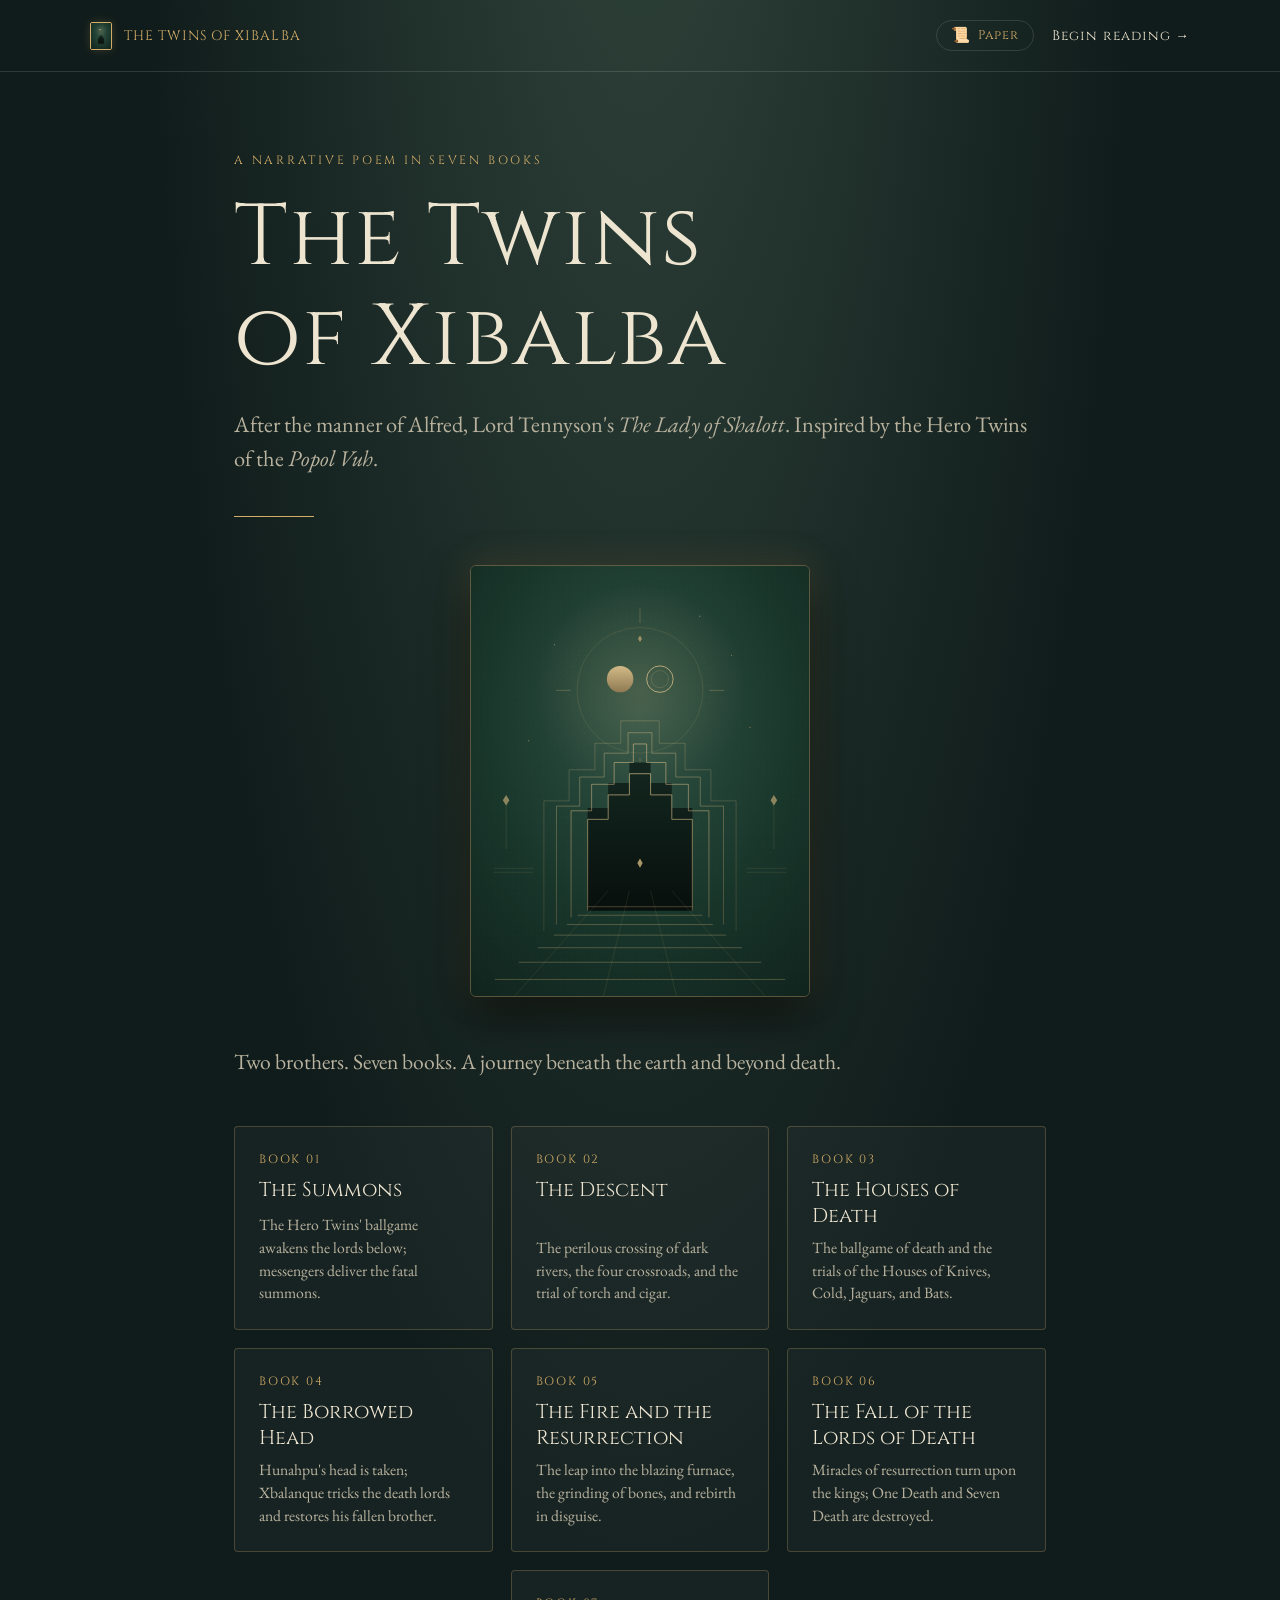
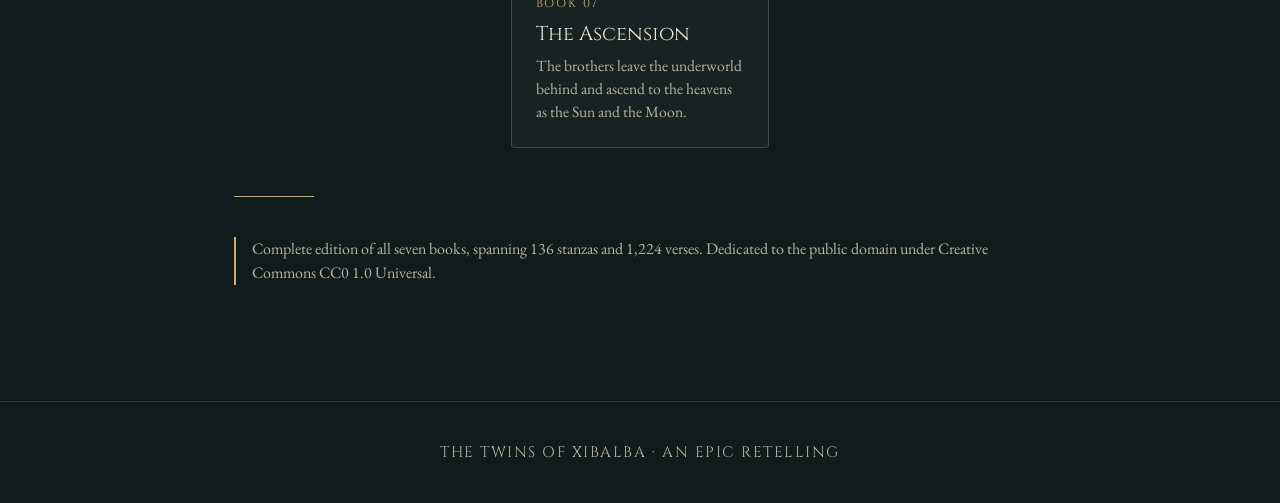
<file: index.html>
<!doctype html>
<html lang="en">
<head>
  <meta charset="utf-8">
  <meta name="viewport" content="width=device-width, initial-scale=1">
  <title>The Twins of Xibalba | An Epic Narrative Poem in Seven Books</title>
  <meta name="description" content="An epic narrative poem in seven books retelling the descent of the Hero Twins Hunahpu and Xbalanque into the Maya underworld of Xibalba.">
  <link rel="icon" type="image/svg+xml" href="gate.svg">
  <link rel="stylesheet" href="style.css">
  <link rel="preconnect" href="https://fonts.googleapis.com">
  <link rel="preconnect" href="https://fonts.gstatic.com" crossorigin>
  <script>
    (function() {
      try {
        if (localStorage.getItem('theme') === 'paper') {
          document.documentElement.setAttribute('data-theme', 'paper');
        }
      } catch(e) {}
    })();
  </script>
</head>
<body>
  <header>
    <a class="brand" href="index.html">
      <img src="gate.svg" alt="" class="brand-icon" width="22" height="28">
      <span>THE TWINS OF XIBALBA</span>
    </a>
    <div class="header-actions">
      <button id="theme-toggle" class="theme-toggle" type="button" aria-label="Toggle paper mode" title="Switch between Night and Paper mode">
        <span class="theme-toggle-icon">📜</span>
        <span class="theme-toggle-label">Paper</span>
      </button>
      <a href="book-1.html" class="header-link">Begin reading →</a>
    </div>
  </header>
  
  <main class="wrap">
    <div class="eyebrow">A narrative poem in seven books</div>
    <h1>The Twins<br>of Xibalba</h1>
    <p class="sub">After the manner of Alfred, Lord Tennyson's <i>The Lady of Shalott</i>. Inspired by the Hero Twins of the <i>Popol Vuh</i>.</p>
    
    <div class="rule"></div>
    
    <div class="hero-art">
      <img src="gate.svg" alt="The Gate to Xibalba" class="gate-art" width="510" height="650" fetchpriority="high">
    </div>
    
    <p class="sub intro-text">Two brothers. Seven books. A journey beneath the earth and beyond death.</p>
    
    <div class="books">
    <a class="book" href="book-1.html">
      <small>BOOK 01</small>
      <h2>The Summons</h2>
      <p class="book-synopsis">The Hero Twins&#x27; ballgame awakens the lords below; messengers deliver the fatal summons.</p>
    </a>
    <a class="book" href="book-2.html">
      <small>BOOK 02</small>
      <h2>The Descent</h2>
      <p class="book-synopsis">The perilous crossing of dark rivers, the four crossroads, and the trial of torch and cigar.</p>
    </a>
    <a class="book" href="book-3.html">
      <small>BOOK 03</small>
      <h2>The Houses of Death</h2>
      <p class="book-synopsis">The ballgame of death and the trials of the Houses of Knives, Cold, Jaguars, and Bats.</p>
    </a>
    <a class="book" href="book-4.html">
      <small>BOOK 04</small>
      <h2>The Borrowed Head</h2>
      <p class="book-synopsis">Hunahpu&#x27;s head is taken; Xbalanque tricks the death lords and restores his fallen brother.</p>
    </a>
    <a class="book" href="book-5.html">
      <small>BOOK 05</small>
      <h2>The Fire and the Resurrection</h2>
      <p class="book-synopsis">The leap into the blazing furnace, the grinding of bones, and rebirth in disguise.</p>
    </a>
    <a class="book" href="book-6.html">
      <small>BOOK 06</small>
      <h2>The Fall of the Lords of Death</h2>
      <p class="book-synopsis">Miracles of resurrection turn upon the kings; One Death and Seven Death are destroyed.</p>
    </a>
    <a class="book" href="book-7.html">
      <small>BOOK 07</small>
      <h2>The Ascension</h2>
      <p class="book-synopsis">The brothers leave the underworld behind and ascend to the heavens as the Sun and the Moon.</p>
    </a>
    </div>
    
    <div class="rule"></div>
    
    <p class="note">Complete edition of all seven books, spanning 136 stanzas and 1,224 verses. Dedicated to the public domain under Creative Commons CC0 1.0 Universal.</p>
  </main>
  
  <footer>THE TWINS OF XIBALBA · AN EPIC RETELLING</footer>
  <script src="script.js"></script>
</body>
</html>
</file>
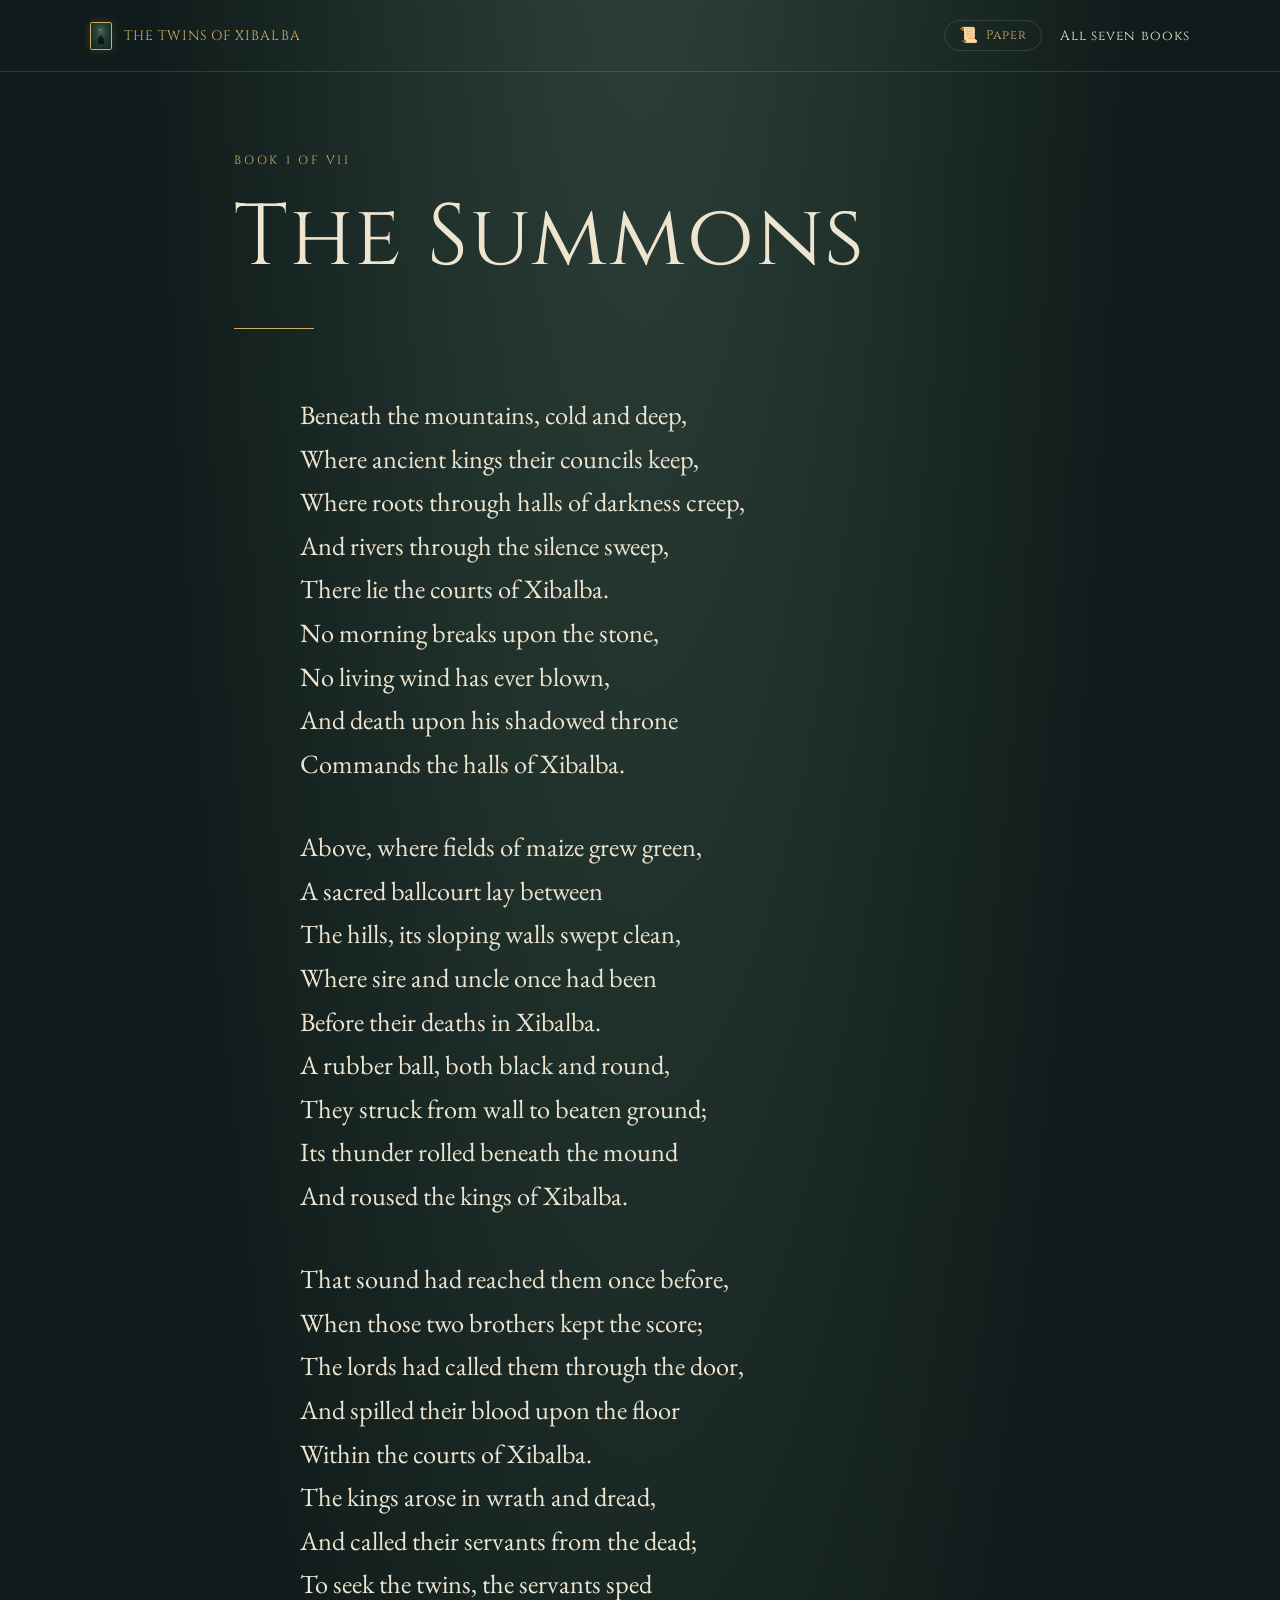
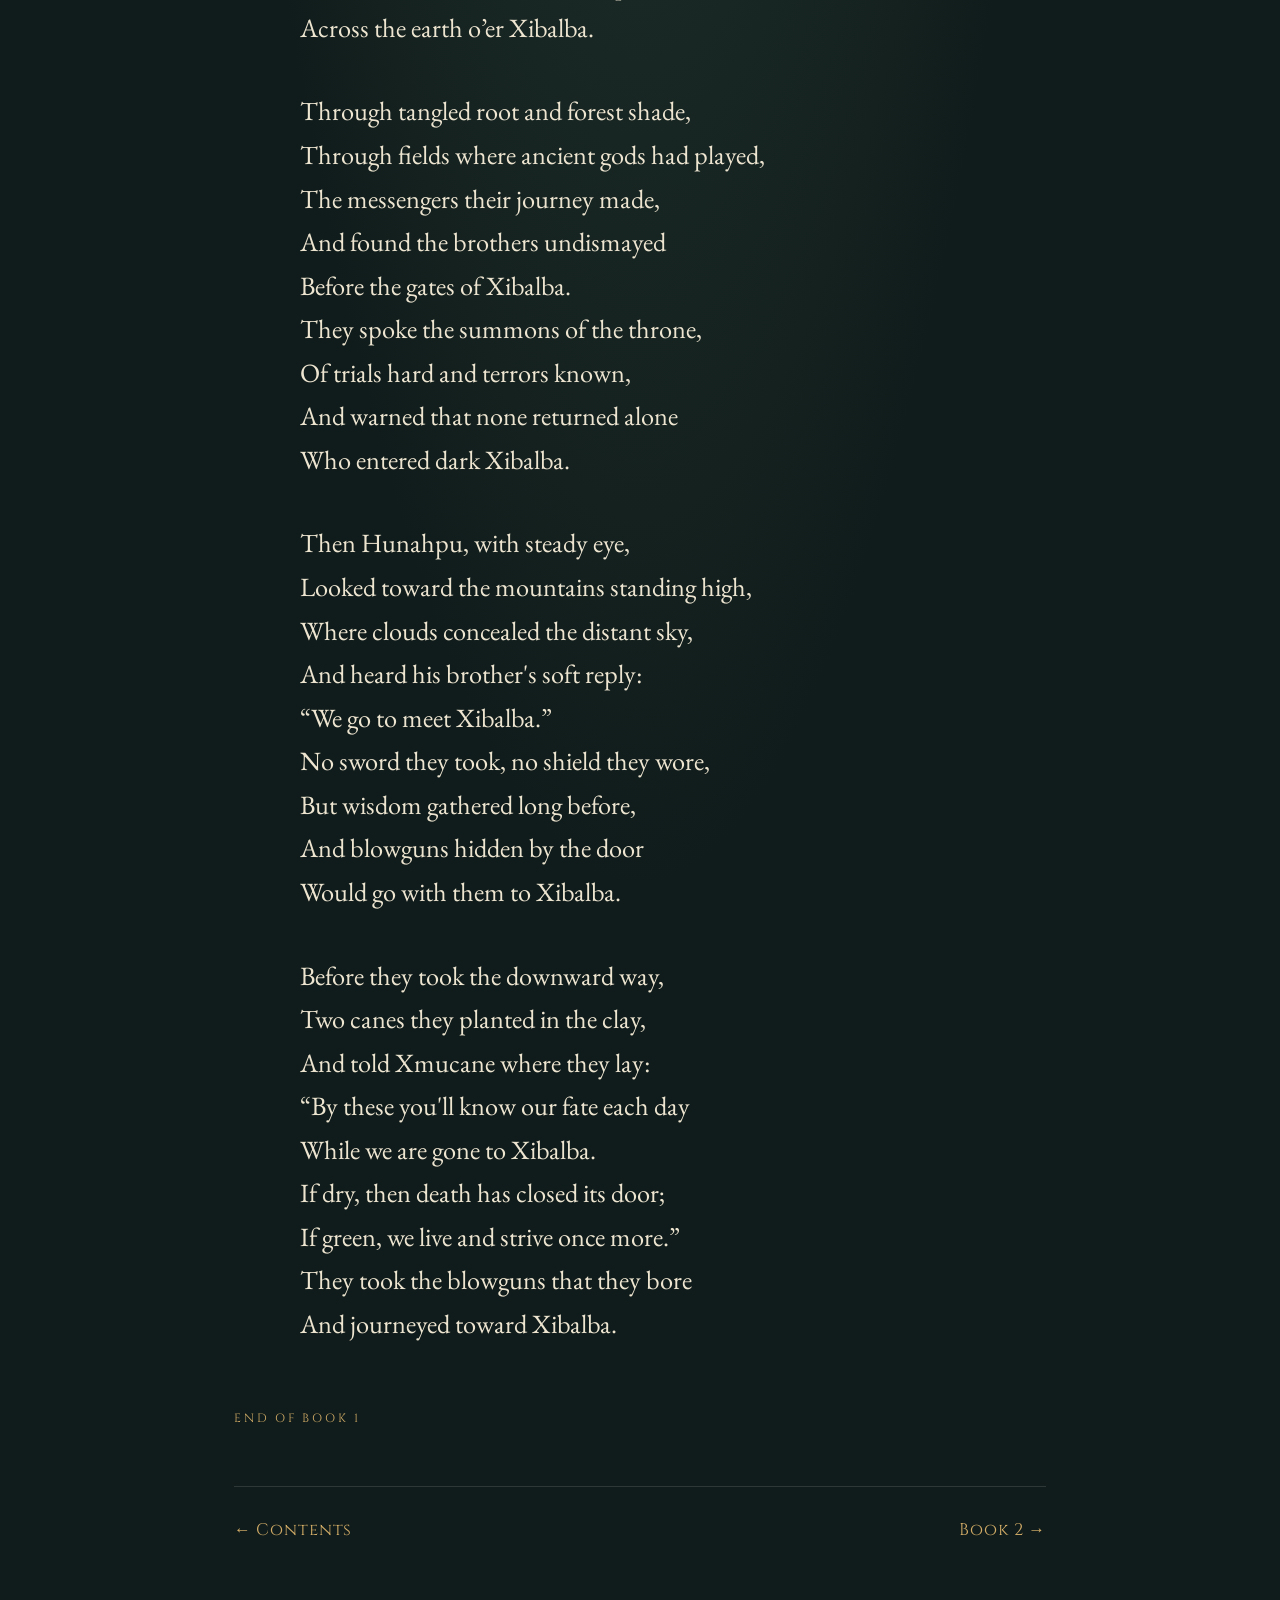
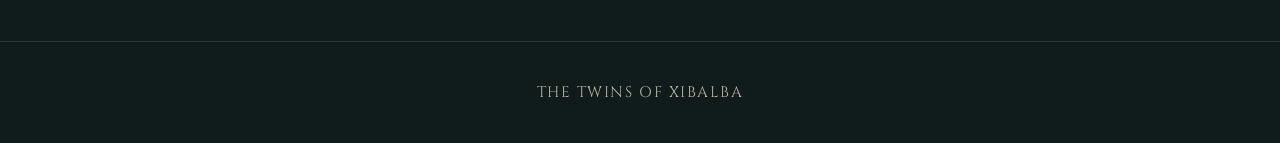
<file: book-1.html>
<!doctype html>
<html lang="en">
<head>
  <meta charset="utf-8">
  <meta name="viewport" content="width=device-width, initial-scale=1">
  <title>Book 1: The Summons | The Twins of Xibalba</title>
  <meta name="description" content="Book I: The Summons of The Twins of Xibalba epic poem.">
  <link rel="icon" type="image/svg+xml" href="gate.svg">
  <link rel="stylesheet" href="style.css">
  <link rel="preconnect" href="https://fonts.googleapis.com">
  <link rel="preconnect" href="https://fonts.gstatic.com" crossorigin>
  <script>
    (function() {
      try {
        if (localStorage.getItem('theme') === 'paper') {
          document.documentElement.setAttribute('data-theme', 'paper');
        }
      } catch(e) {}
    })();
  </script>
</head>
<body>
  <header>
    <a class="brand" href="index.html">
      <img src="gate.svg" alt="" class="brand-icon" width="22" height="28">
      <span>THE TWINS OF XIBALBA</span>
    </a>
    <div class="header-actions">
      <button id="theme-toggle" class="theme-toggle" type="button" aria-label="Toggle paper mode" title="Switch between Night and Paper mode">
        <span class="theme-toggle-icon">📜</span>
        <span class="theme-toggle-label">Paper</span>
      </button>
      <a href="index.html" class="header-link">All seven books</a>
    </div>
  </header>
  
  <main class="wrap">
    <div class="eyebrow">Book 1 of VII</div>
    <h1>The Summons</h1>
    <div class="rule"></div>
    
    <article class="poem">
<p class="stanza">Beneath the mountains, cold and deep,
Where ancient kings their councils keep,
Where roots through halls of darkness creep,
And rivers through the silence sweep,
There lie the courts of Xibalba.
No morning breaks upon the stone,
No living wind has ever blown,
And death upon his shadowed throne
Commands the halls of Xibalba.</p>
<p class="stanza">Above, where fields of maize grew green,
A sacred ballcourt lay between
The hills, its sloping walls swept clean,
Where sire and uncle once had been
Before their deaths in Xibalba.
A rubber ball, both black and round,
They struck from wall to beaten ground;
Its thunder rolled beneath the mound
And roused the kings of Xibalba.</p>
<p class="stanza">That sound had reached them once before,
When those two brothers kept the score;
The lords had called them through the door,
And spilled their blood upon the floor
Within the courts of Xibalba.
The kings arose in wrath and dread,
And called their servants from the dead;
To seek the twins, the servants sped
Across the earth o’er Xibalba.</p>
<p class="stanza">Through tangled root and forest shade,
Through fields where ancient gods had played,
The messengers their journey made,
And found the brothers undismayed
Before the gates of Xibalba.
They spoke the summons of the throne,
Of trials hard and terrors known,
And warned that none returned alone
Who entered dark Xibalba.</p>
<p class="stanza">Then Hunahpu, with steady eye,
Looked toward the mountains standing high,
Where clouds concealed the distant sky,
And heard his brother&#x27;s soft reply:
“We go to meet Xibalba.”
No sword they took, no shield they wore,
But wisdom gathered long before,
And blowguns hidden by the door
Would go with them to Xibalba.</p>
<p class="stanza">Before they took the downward way,
Two canes they planted in the clay,
And told Xmucane where they lay:
“By these you&#x27;ll know our fate each day
While we are gone to Xibalba.
If dry, then death has closed its door;
If green, we live and strive once more.”
They took the blowguns that they bore
And journeyed toward Xibalba.</p>
    </article>
    
    <p class="eyebrow">End of Book 1</p>
    
    <nav class="nav">
      <a href="index.html">← Contents</a>
      <a href="book-2.html">Book 2 →</a>
    </nav>
  </main>
  
  <footer>THE TWINS OF XIBALBA</footer>
  <script src="script.js"></script>
</body>
</html>
</file>
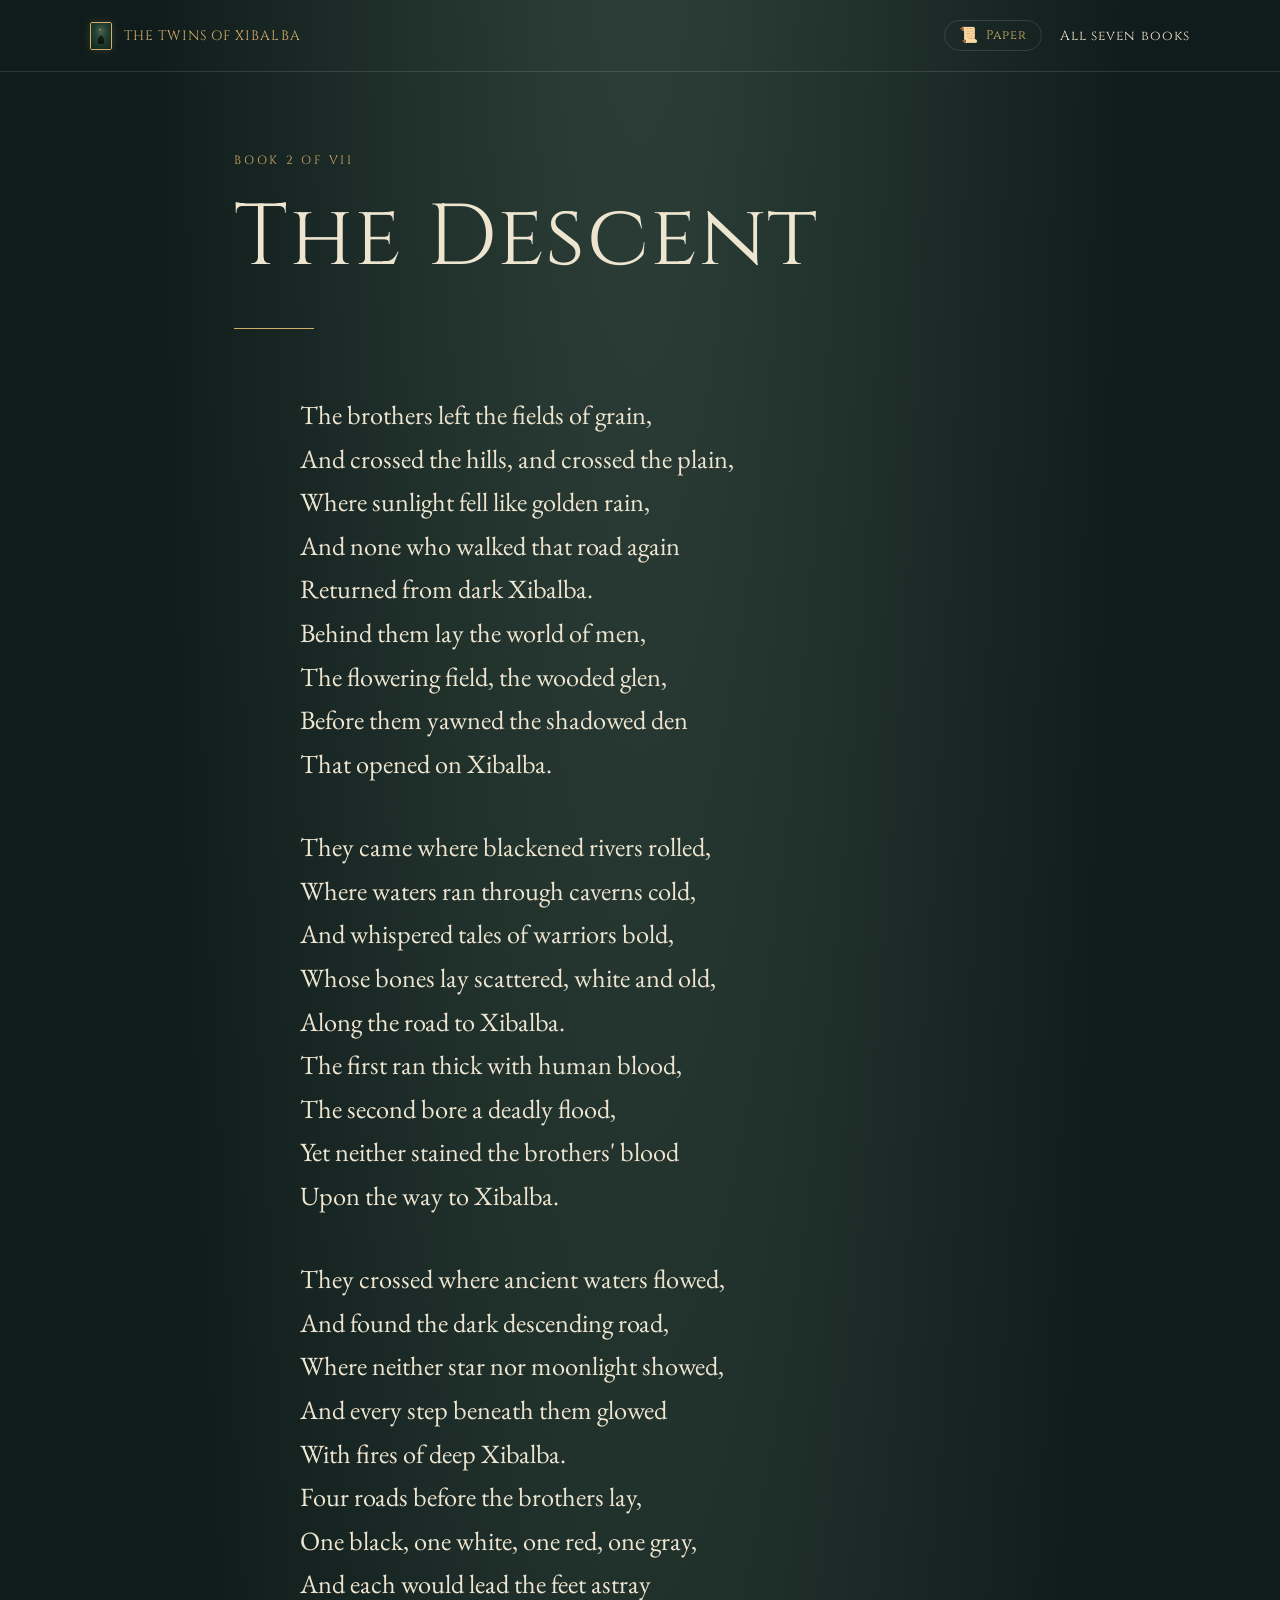
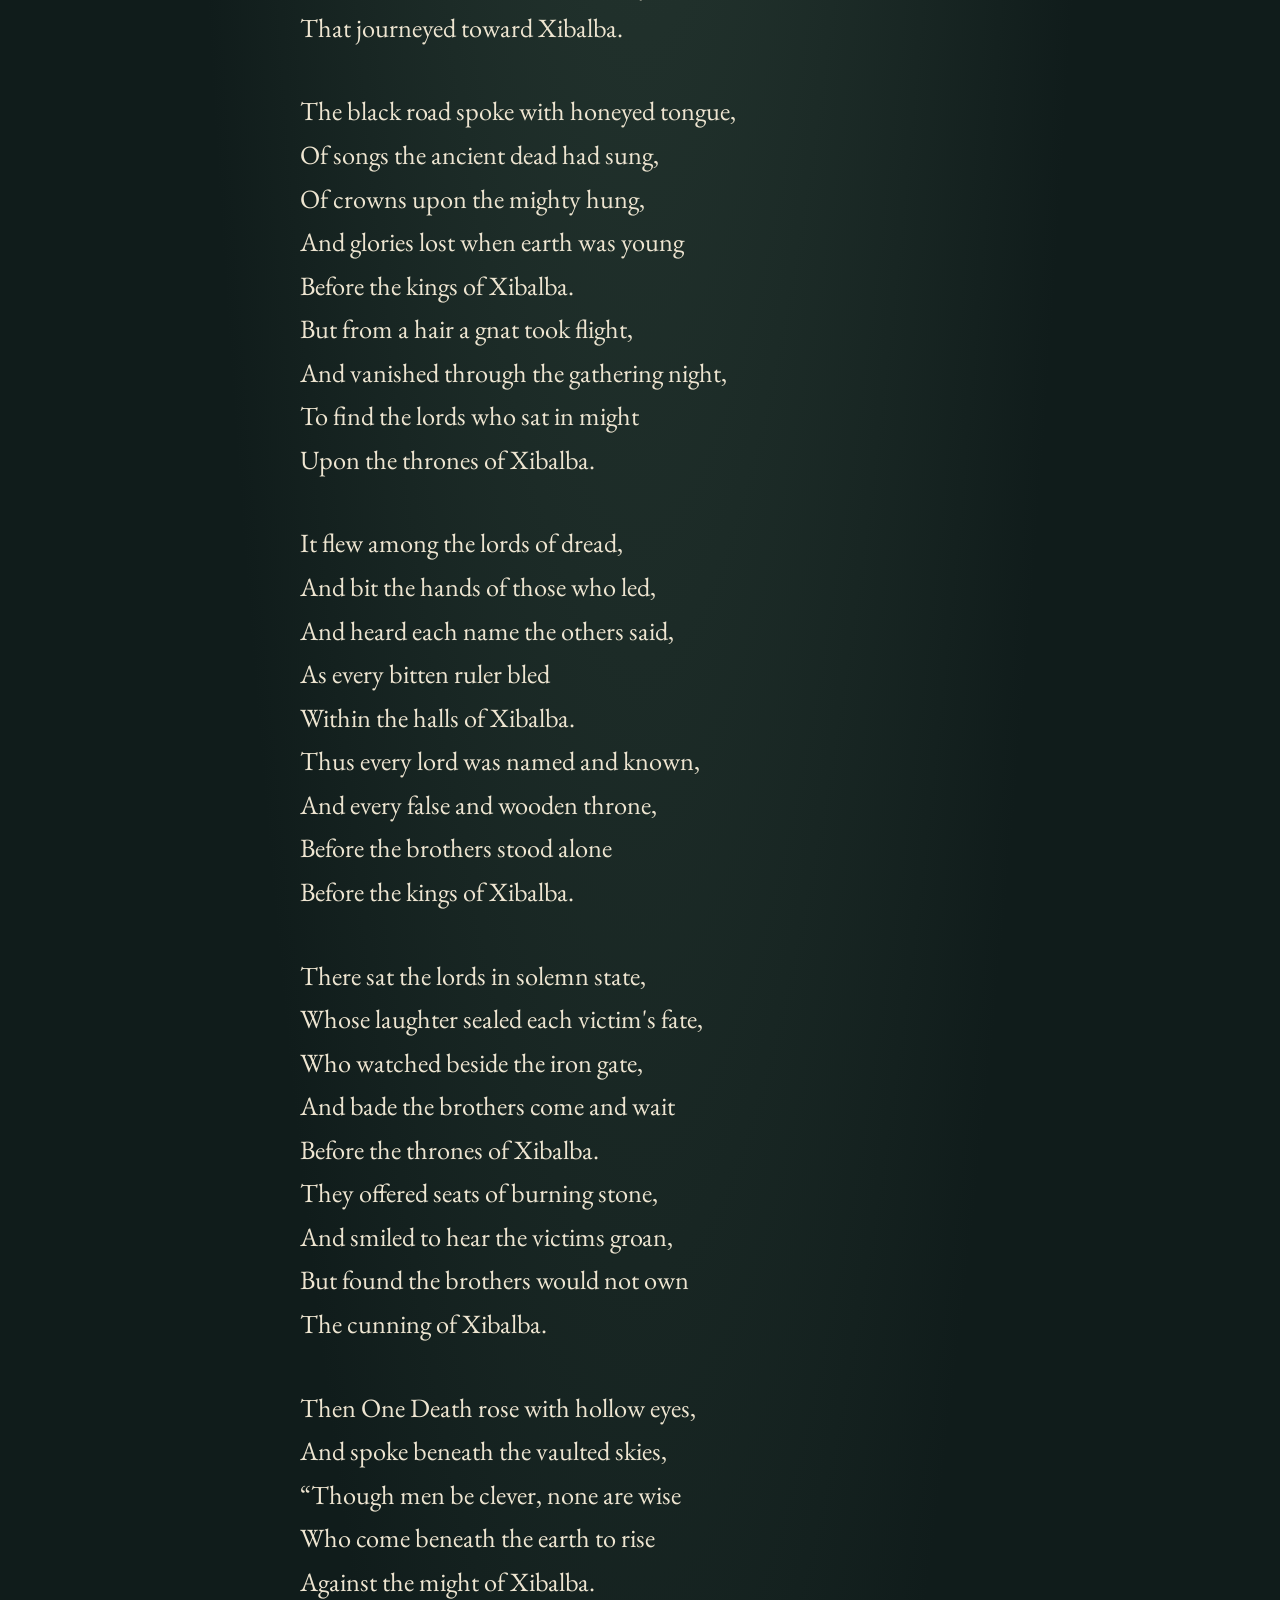
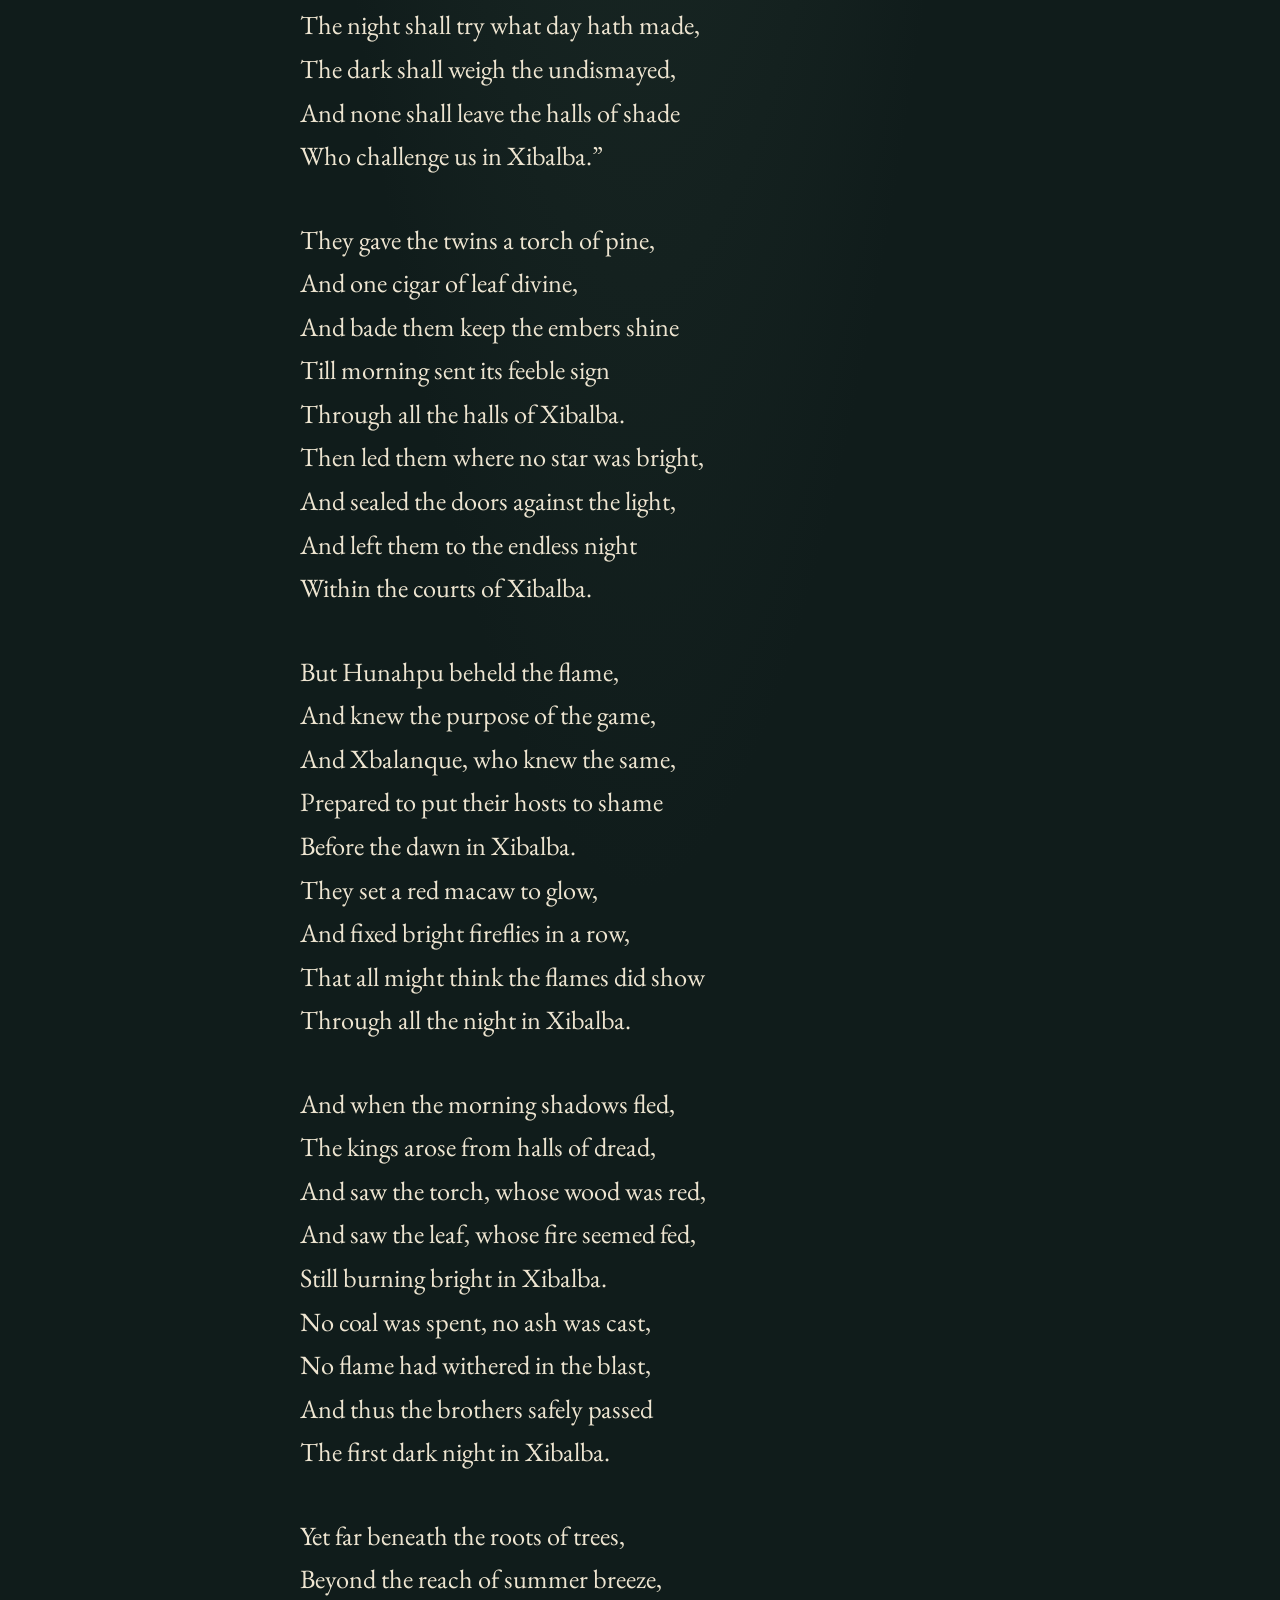
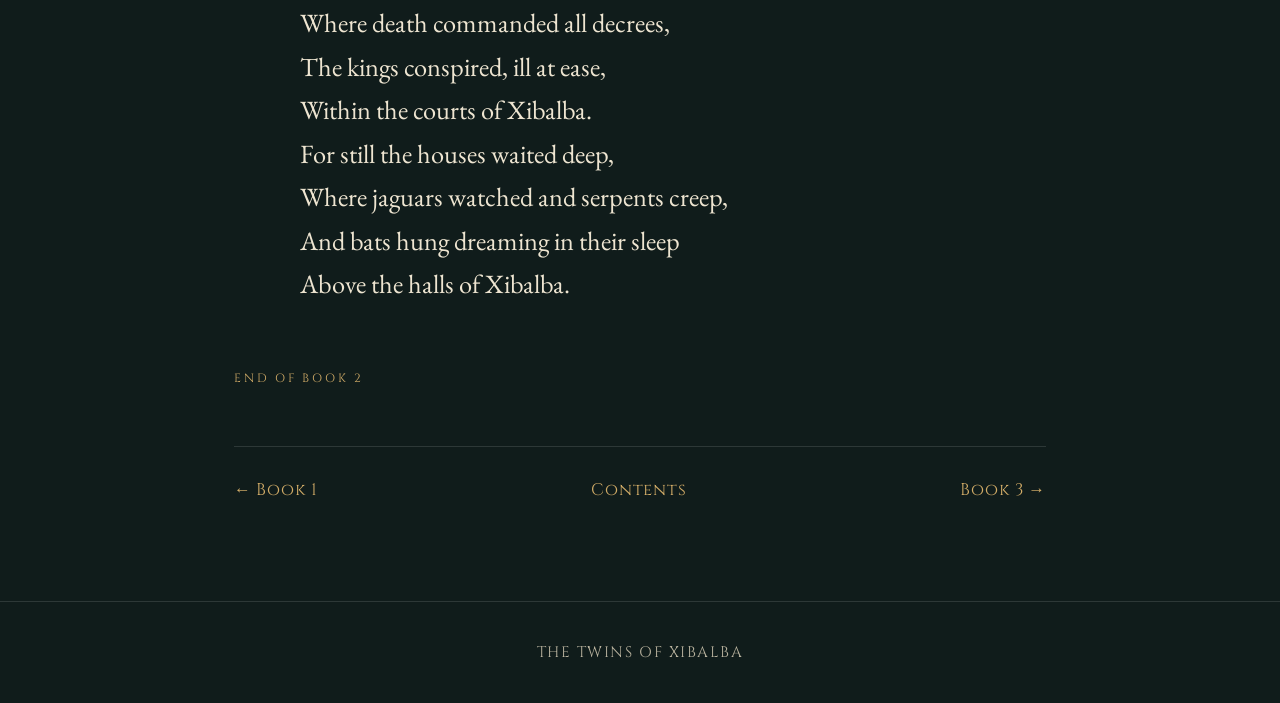
<file: book-2.html>
<!doctype html>
<html lang="en">
<head>
  <meta charset="utf-8">
  <meta name="viewport" content="width=device-width, initial-scale=1">
  <title>Book 2: The Descent | The Twins of Xibalba</title>
  <meta name="description" content="Book II: The Descent of The Twins of Xibalba epic poem.">
  <link rel="icon" type="image/svg+xml" href="gate.svg">
  <link rel="stylesheet" href="style.css">
  <link rel="preconnect" href="https://fonts.googleapis.com">
  <link rel="preconnect" href="https://fonts.gstatic.com" crossorigin>
  <script>
    (function() {
      try {
        if (localStorage.getItem('theme') === 'paper') {
          document.documentElement.setAttribute('data-theme', 'paper');
        }
      } catch(e) {}
    })();
  </script>
</head>
<body>
  <header>
    <a class="brand" href="index.html">
      <img src="gate.svg" alt="" class="brand-icon" width="22" height="28">
      <span>THE TWINS OF XIBALBA</span>
    </a>
    <div class="header-actions">
      <button id="theme-toggle" class="theme-toggle" type="button" aria-label="Toggle paper mode" title="Switch between Night and Paper mode">
        <span class="theme-toggle-icon">📜</span>
        <span class="theme-toggle-label">Paper</span>
      </button>
      <a href="index.html" class="header-link">All seven books</a>
    </div>
  </header>
  
  <main class="wrap">
    <div class="eyebrow">Book 2 of VII</div>
    <h1>The Descent</h1>
    <div class="rule"></div>
    
    <article class="poem">
<p class="stanza">The brothers left the fields of grain,
And crossed the hills, and crossed the plain,
Where sunlight fell like golden rain,
And none who walked that road again
Returned from dark Xibalba.
Behind them lay the world of men,
The flowering field, the wooded glen,
Before them yawned the shadowed den
That opened on Xibalba.</p>
<p class="stanza">They came where blackened rivers rolled,
Where waters ran through caverns cold,
And whispered tales of warriors bold,
Whose bones lay scattered, white and old,
Along the road to Xibalba.
The first ran thick with human blood,
The second bore a deadly flood,
Yet neither stained the brothers&#x27; blood
Upon the way to Xibalba.</p>
<p class="stanza">They crossed where ancient waters flowed,
And found the dark descending road,
Where neither star nor moonlight showed,
And every step beneath them glowed
With fires of deep Xibalba.
Four roads before the brothers lay,
One black, one white, one red, one gray,
And each would lead the feet astray
That journeyed toward Xibalba.</p>
<p class="stanza">The black road spoke with honeyed tongue,
Of songs the ancient dead had sung,
Of crowns upon the mighty hung,
And glories lost when earth was young
Before the kings of Xibalba.
But from a hair a gnat took flight,
And vanished through the gathering night,
To find the lords who sat in might
Upon the thrones of Xibalba.</p>
<p class="stanza">It flew among the lords of dread,
And bit the hands of those who led,
And heard each name the others said,
As every bitten ruler bled
Within the halls of Xibalba.
Thus every lord was named and known,
And every false and wooden throne,
Before the brothers stood alone
Before the kings of Xibalba.</p>
<p class="stanza">There sat the lords in solemn state,
Whose laughter sealed each victim&#x27;s fate,
Who watched beside the iron gate,
And bade the brothers come and wait
Before the thrones of Xibalba.
They offered seats of burning stone,
And smiled to hear the victims groan,
But found the brothers would not own
The cunning of Xibalba.</p>
<p class="stanza">Then One Death rose with hollow eyes,
And spoke beneath the vaulted skies,
“Though men be clever, none are wise
Who come beneath the earth to rise
Against the might of Xibalba.
The night shall try what day hath made,
The dark shall weigh the undismayed,
And none shall leave the halls of shade
Who challenge us in Xibalba.”</p>
<p class="stanza">They gave the twins a torch of pine,
And one cigar of leaf divine,
And bade them keep the embers shine
Till morning sent its feeble sign
Through all the halls of Xibalba.
Then led them where no star was bright,
And sealed the doors against the light,
And left them to the endless night
Within the courts of Xibalba.</p>
<p class="stanza">But Hunahpu beheld the flame,
And knew the purpose of the game,
And Xbalanque, who knew the same,
Prepared to put their hosts to shame
Before the dawn in Xibalba.
They set a red macaw to glow,
And fixed bright fireflies in a row,
That all might think the flames did show
Through all the night in Xibalba.</p>
<p class="stanza">And when the morning shadows fled,
The kings arose from halls of dread,
And saw the torch, whose wood was red,
And saw the leaf, whose fire seemed fed,
Still burning bright in Xibalba.
No coal was spent, no ash was cast,
No flame had withered in the blast,
And thus the brothers safely passed
The first dark night in Xibalba.</p>
<p class="stanza">Yet far beneath the roots of trees,
Beyond the reach of summer breeze,
Where death commanded all decrees,
The kings conspired, ill at ease,
Within the courts of Xibalba.
For still the houses waited deep,
Where jaguars watched and serpents creep,
And bats hung dreaming in their sleep
Above the halls of Xibalba.</p>
    </article>
    
    <p class="eyebrow">End of Book 2</p>
    
    <nav class="nav">
      <a href="book-1.html">← Book 1</a>
      <a href="index.html">Contents</a>
      <a href="book-3.html">Book 3 →</a>
    </nav>
  </main>
  
  <footer>THE TWINS OF XIBALBA</footer>
  <script src="script.js"></script>
</body>
</html>
</file>
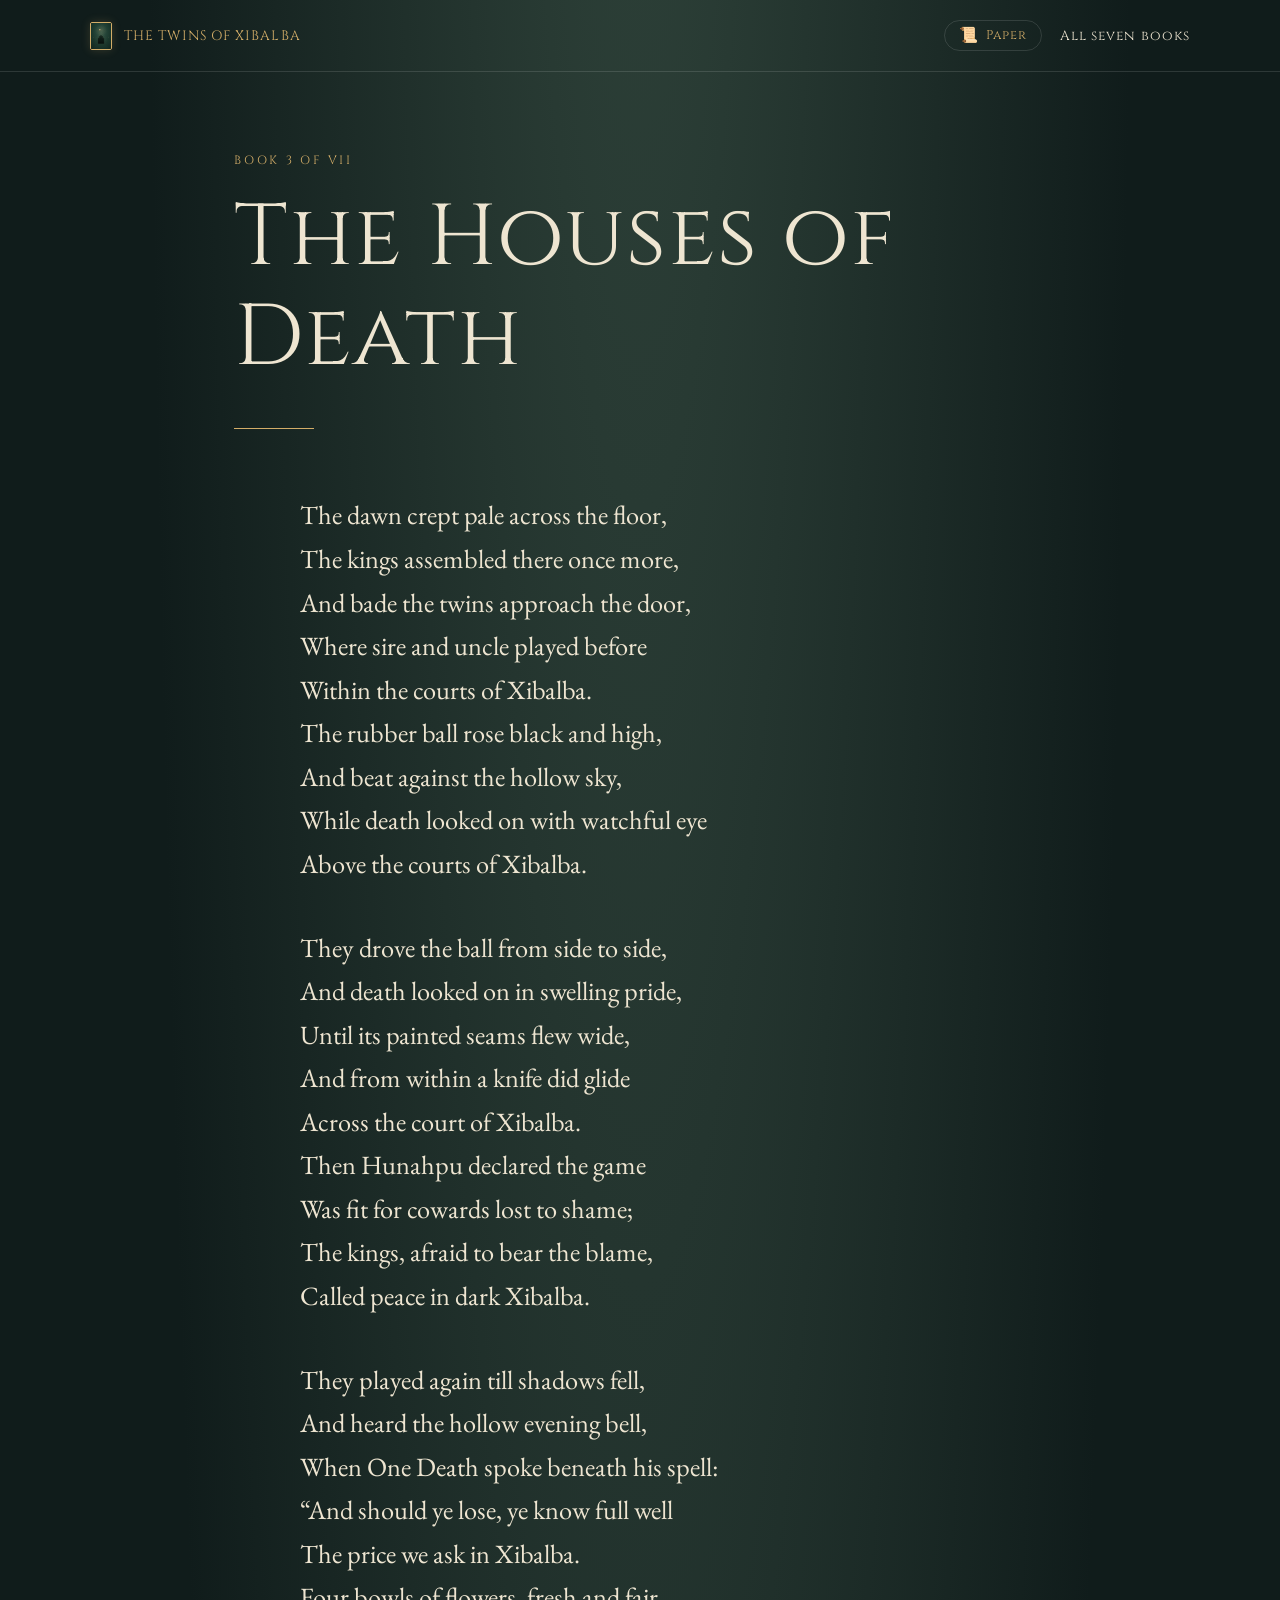
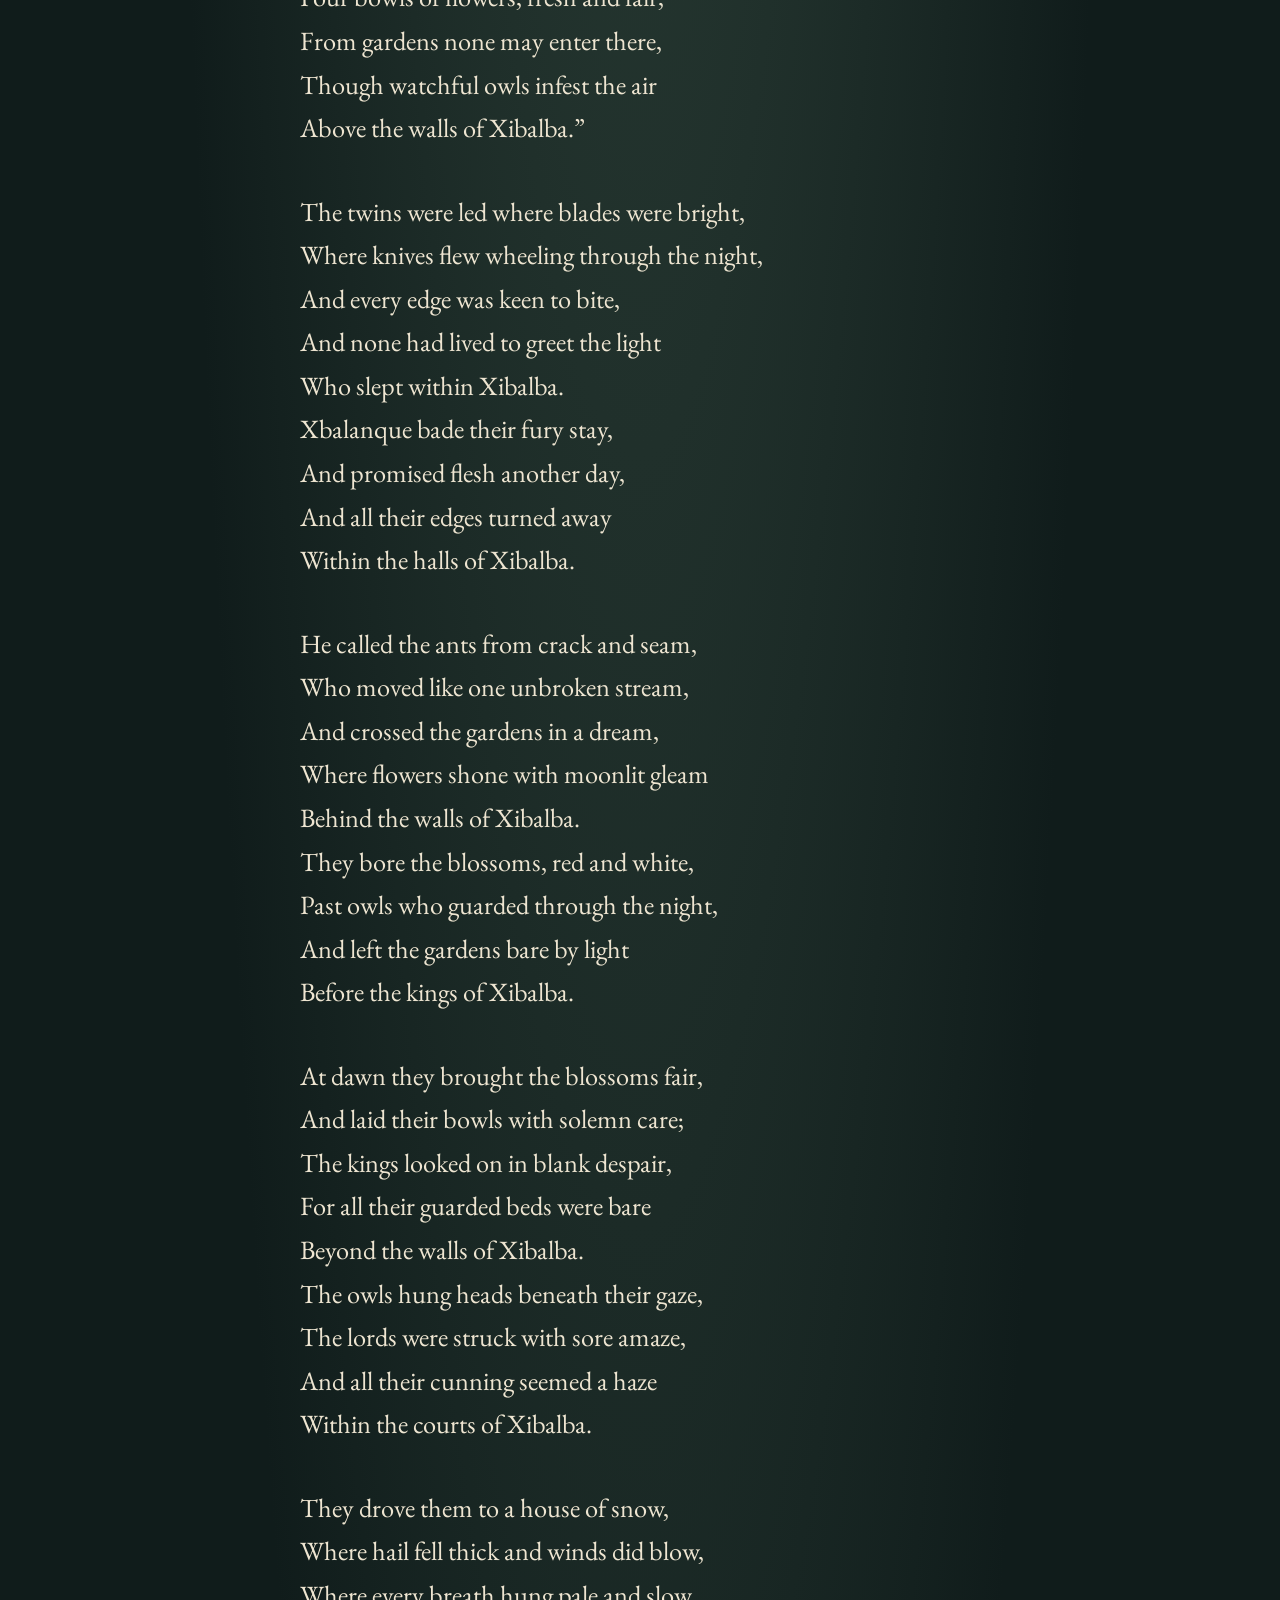
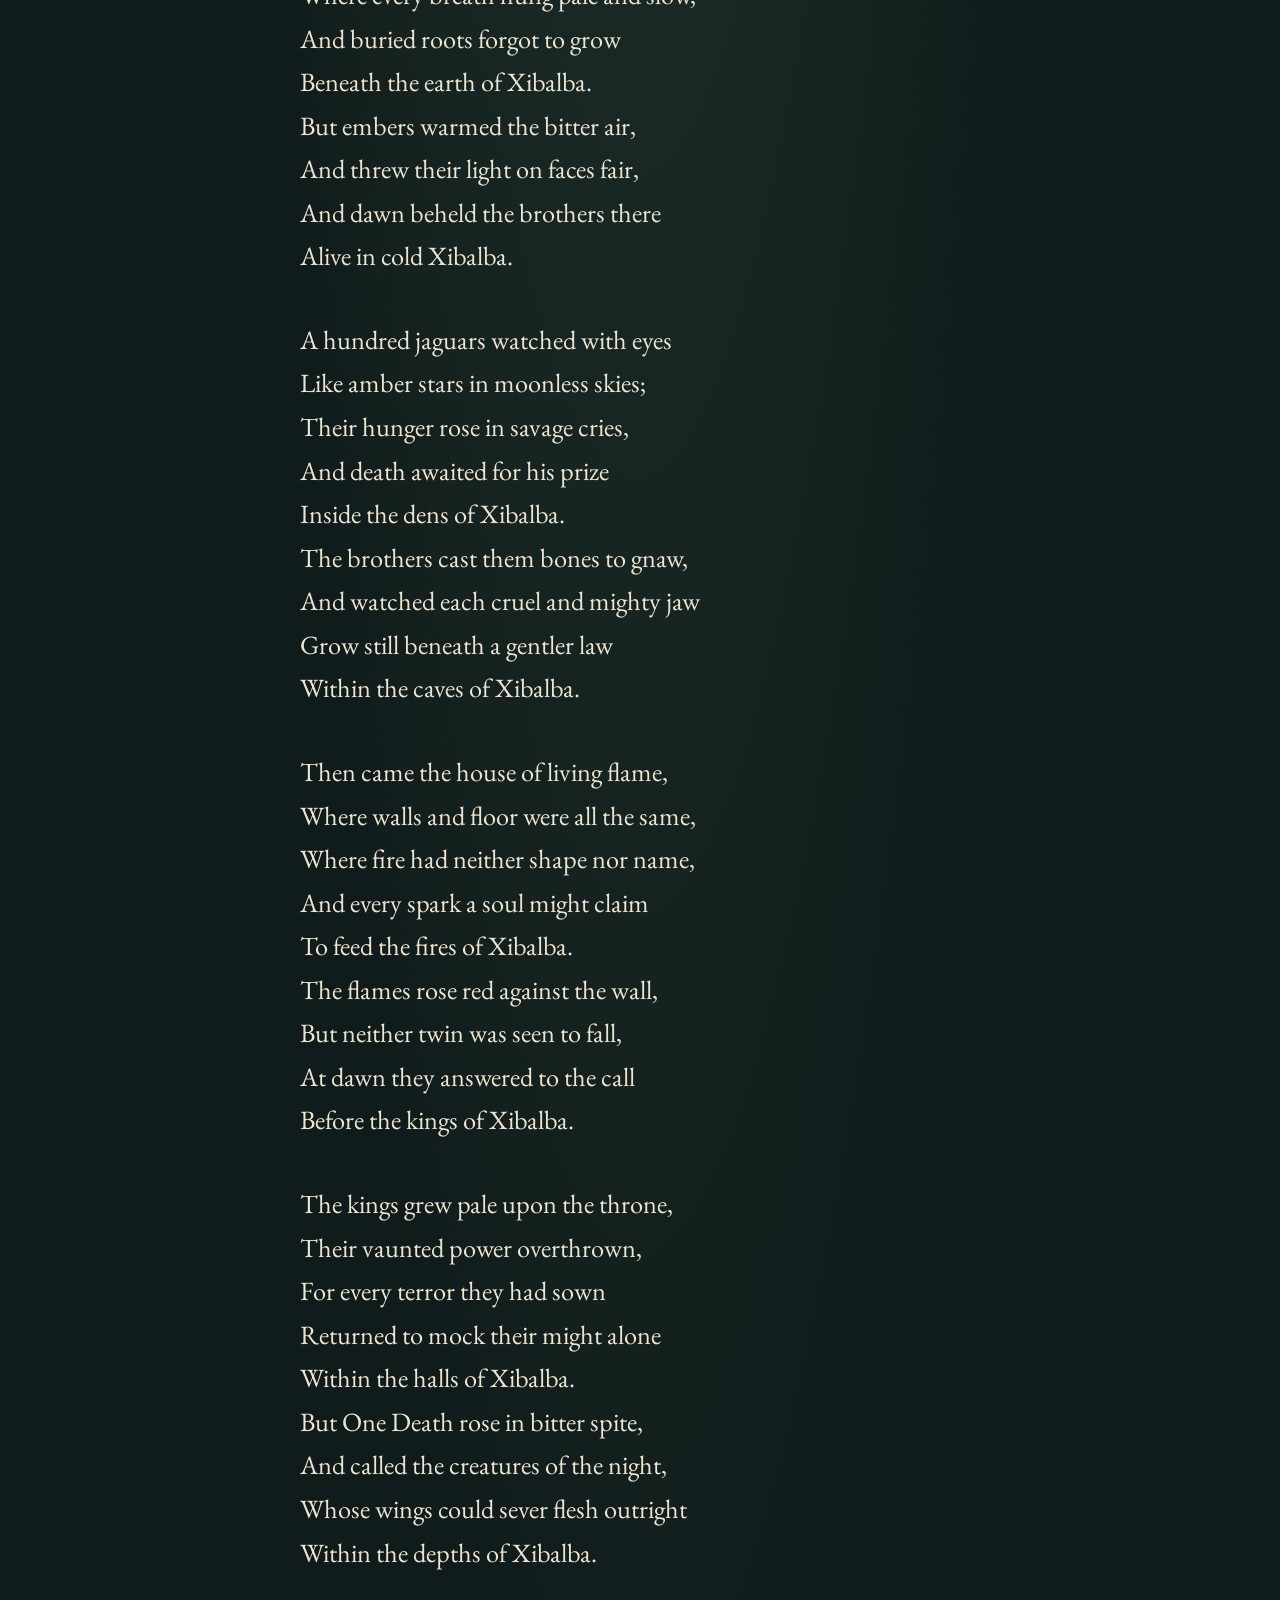
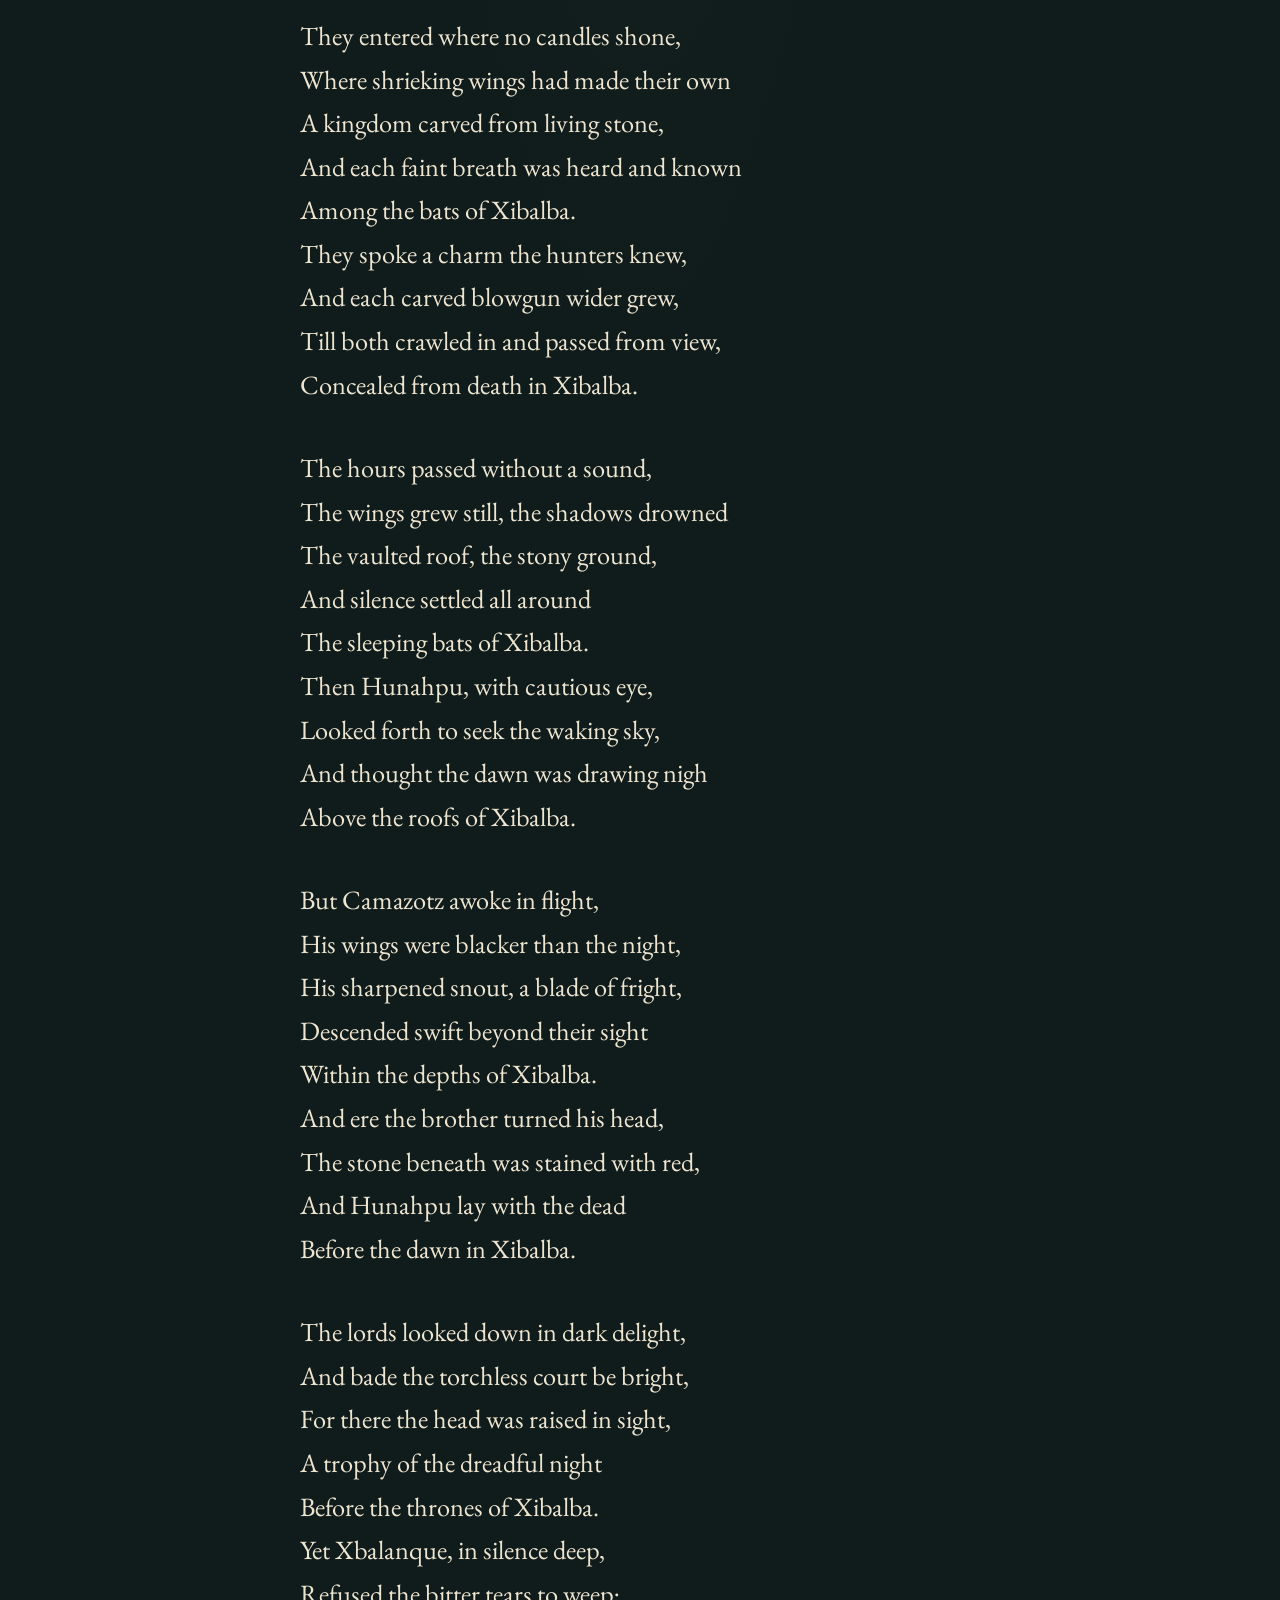
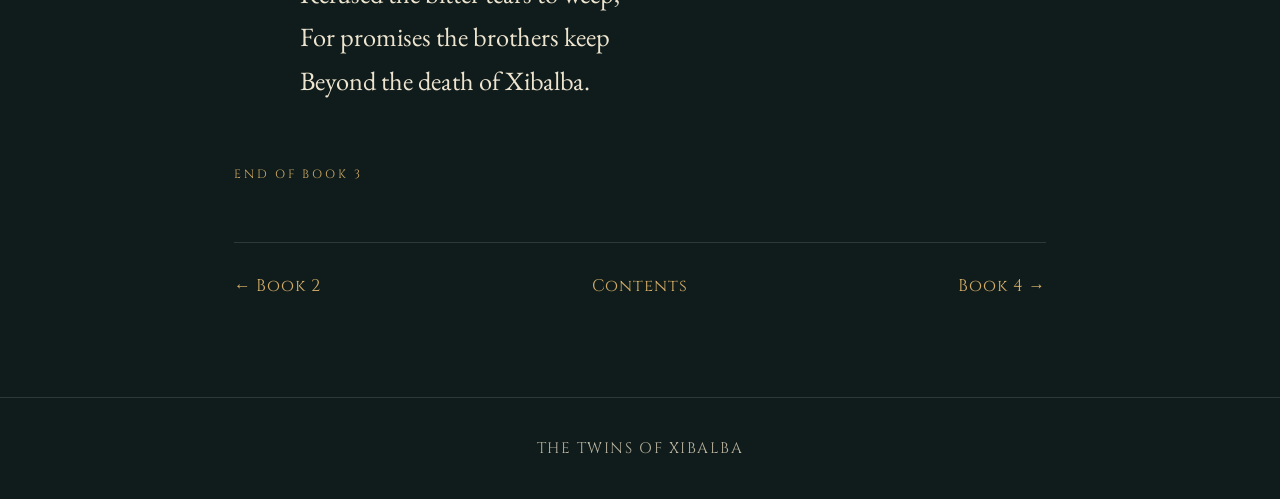
<file: book-3.html>
<!doctype html>
<html lang="en">
<head>
  <meta charset="utf-8">
  <meta name="viewport" content="width=device-width, initial-scale=1">
  <title>Book 3: The Houses of Death | The Twins of Xibalba</title>
  <meta name="description" content="Book III: The Houses of Death of The Twins of Xibalba epic poem.">
  <link rel="icon" type="image/svg+xml" href="gate.svg">
  <link rel="stylesheet" href="style.css">
  <link rel="preconnect" href="https://fonts.googleapis.com">
  <link rel="preconnect" href="https://fonts.gstatic.com" crossorigin>
  <script>
    (function() {
      try {
        if (localStorage.getItem('theme') === 'paper') {
          document.documentElement.setAttribute('data-theme', 'paper');
        }
      } catch(e) {}
    })();
  </script>
</head>
<body>
  <header>
    <a class="brand" href="index.html">
      <img src="gate.svg" alt="" class="brand-icon" width="22" height="28">
      <span>THE TWINS OF XIBALBA</span>
    </a>
    <div class="header-actions">
      <button id="theme-toggle" class="theme-toggle" type="button" aria-label="Toggle paper mode" title="Switch between Night and Paper mode">
        <span class="theme-toggle-icon">📜</span>
        <span class="theme-toggle-label">Paper</span>
      </button>
      <a href="index.html" class="header-link">All seven books</a>
    </div>
  </header>
  
  <main class="wrap">
    <div class="eyebrow">Book 3 of VII</div>
    <h1>The Houses of Death</h1>
    <div class="rule"></div>
    
    <article class="poem">
<p class="stanza">The dawn crept pale across the floor,
The kings assembled there once more,
And bade the twins approach the door,
Where sire and uncle played before
Within the courts of Xibalba.
The rubber ball rose black and high,
And beat against the hollow sky,
While death looked on with watchful eye
Above the courts of Xibalba.</p>
<p class="stanza">They drove the ball from side to side,
And death looked on in swelling pride,
Until its painted seams flew wide,
And from within a knife did glide
Across the court of Xibalba.
Then Hunahpu declared the game
Was fit for cowards lost to shame;
The kings, afraid to bear the blame,
Called peace in dark Xibalba.</p>
<p class="stanza">They played again till shadows fell,
And heard the hollow evening bell,
When One Death spoke beneath his spell:
“And should ye lose, ye know full well
The price we ask in Xibalba.
Four bowls of flowers, fresh and fair,
From gardens none may enter there,
Though watchful owls infest the air
Above the walls of Xibalba.”</p>
<p class="stanza">The twins were led where blades were bright,
Where knives flew wheeling through the night,
And every edge was keen to bite,
And none had lived to greet the light
Who slept within Xibalba.
Xbalanque bade their fury stay,
And promised flesh another day,
And all their edges turned away
Within the halls of Xibalba.</p>
<p class="stanza">He called the ants from crack and seam,
Who moved like one unbroken stream,
And crossed the gardens in a dream,
Where flowers shone with moonlit gleam
Behind the walls of Xibalba.
They bore the blossoms, red and white,
Past owls who guarded through the night,
And left the gardens bare by light
Before the kings of Xibalba.</p>
<p class="stanza">At dawn they brought the blossoms fair,
And laid their bowls with solemn care;
The kings looked on in blank despair,
For all their guarded beds were bare
Beyond the walls of Xibalba.
The owls hung heads beneath their gaze,
The lords were struck with sore amaze,
And all their cunning seemed a haze
Within the courts of Xibalba.</p>
<p class="stanza">They drove them to a house of snow,
Where hail fell thick and winds did blow,
Where every breath hung pale and slow,
And buried roots forgot to grow
Beneath the earth of Xibalba.
But embers warmed the bitter air,
And threw their light on faces fair,
And dawn beheld the brothers there
Alive in cold Xibalba.</p>
<p class="stanza">A hundred jaguars watched with eyes
Like amber stars in moonless skies;
Their hunger rose in savage cries,
And death awaited for his prize
Inside the dens of Xibalba.
The brothers cast them bones to gnaw,
And watched each cruel and mighty jaw
Grow still beneath a gentler law
Within the caves of Xibalba.</p>
<p class="stanza">Then came the house of living flame,
Where walls and floor were all the same,
Where fire had neither shape nor name,
And every spark a soul might claim
To feed the fires of Xibalba.
The flames rose red against the wall,
But neither twin was seen to fall,
At dawn they answered to the call
Before the kings of Xibalba.</p>
<p class="stanza">The kings grew pale upon the throne,
Their vaunted power overthrown,
For every terror they had sown
Returned to mock their might alone
Within the halls of Xibalba.
But One Death rose in bitter spite,
And called the creatures of the night,
Whose wings could sever flesh outright
Within the depths of Xibalba.</p>
<p class="stanza">They entered where no candles shone,
Where shrieking wings had made their own
A kingdom carved from living stone,
And each faint breath was heard and known
Among the bats of Xibalba.
They spoke a charm the hunters knew,
And each carved blowgun wider grew,
Till both crawled in and passed from view,
Concealed from death in Xibalba.</p>
<p class="stanza">The hours passed without a sound,
The wings grew still, the shadows drowned
The vaulted roof, the stony ground,
And silence settled all around
The sleeping bats of Xibalba.
Then Hunahpu, with cautious eye,
Looked forth to seek the waking sky,
And thought the dawn was drawing nigh
Above the roofs of Xibalba.</p>
<p class="stanza">But Camazotz awoke in flight,
His wings were blacker than the night,
His sharpened snout, a blade of fright,
Descended swift beyond their sight
Within the depths of Xibalba.
And ere the brother turned his head,
The stone beneath was stained with red,
And Hunahpu lay with the dead
Before the dawn in Xibalba.</p>
<p class="stanza">The lords looked down in dark delight,
And bade the torchless court be bright,
For there the head was raised in sight,
A trophy of the dreadful night
Before the thrones of Xibalba.
Yet Xbalanque, in silence deep,
Refused the bitter tears to weep;
For promises the brothers keep
Beyond the death of Xibalba.</p>
    </article>
    
    <p class="eyebrow">End of Book 3</p>
    
    <nav class="nav">
      <a href="book-2.html">← Book 2</a>
      <a href="index.html">Contents</a>
      <a href="book-4.html">Book 4 →</a>
    </nav>
  </main>
  
  <footer>THE TWINS OF XIBALBA</footer>
  <script src="script.js"></script>
</body>
</html>
</file>
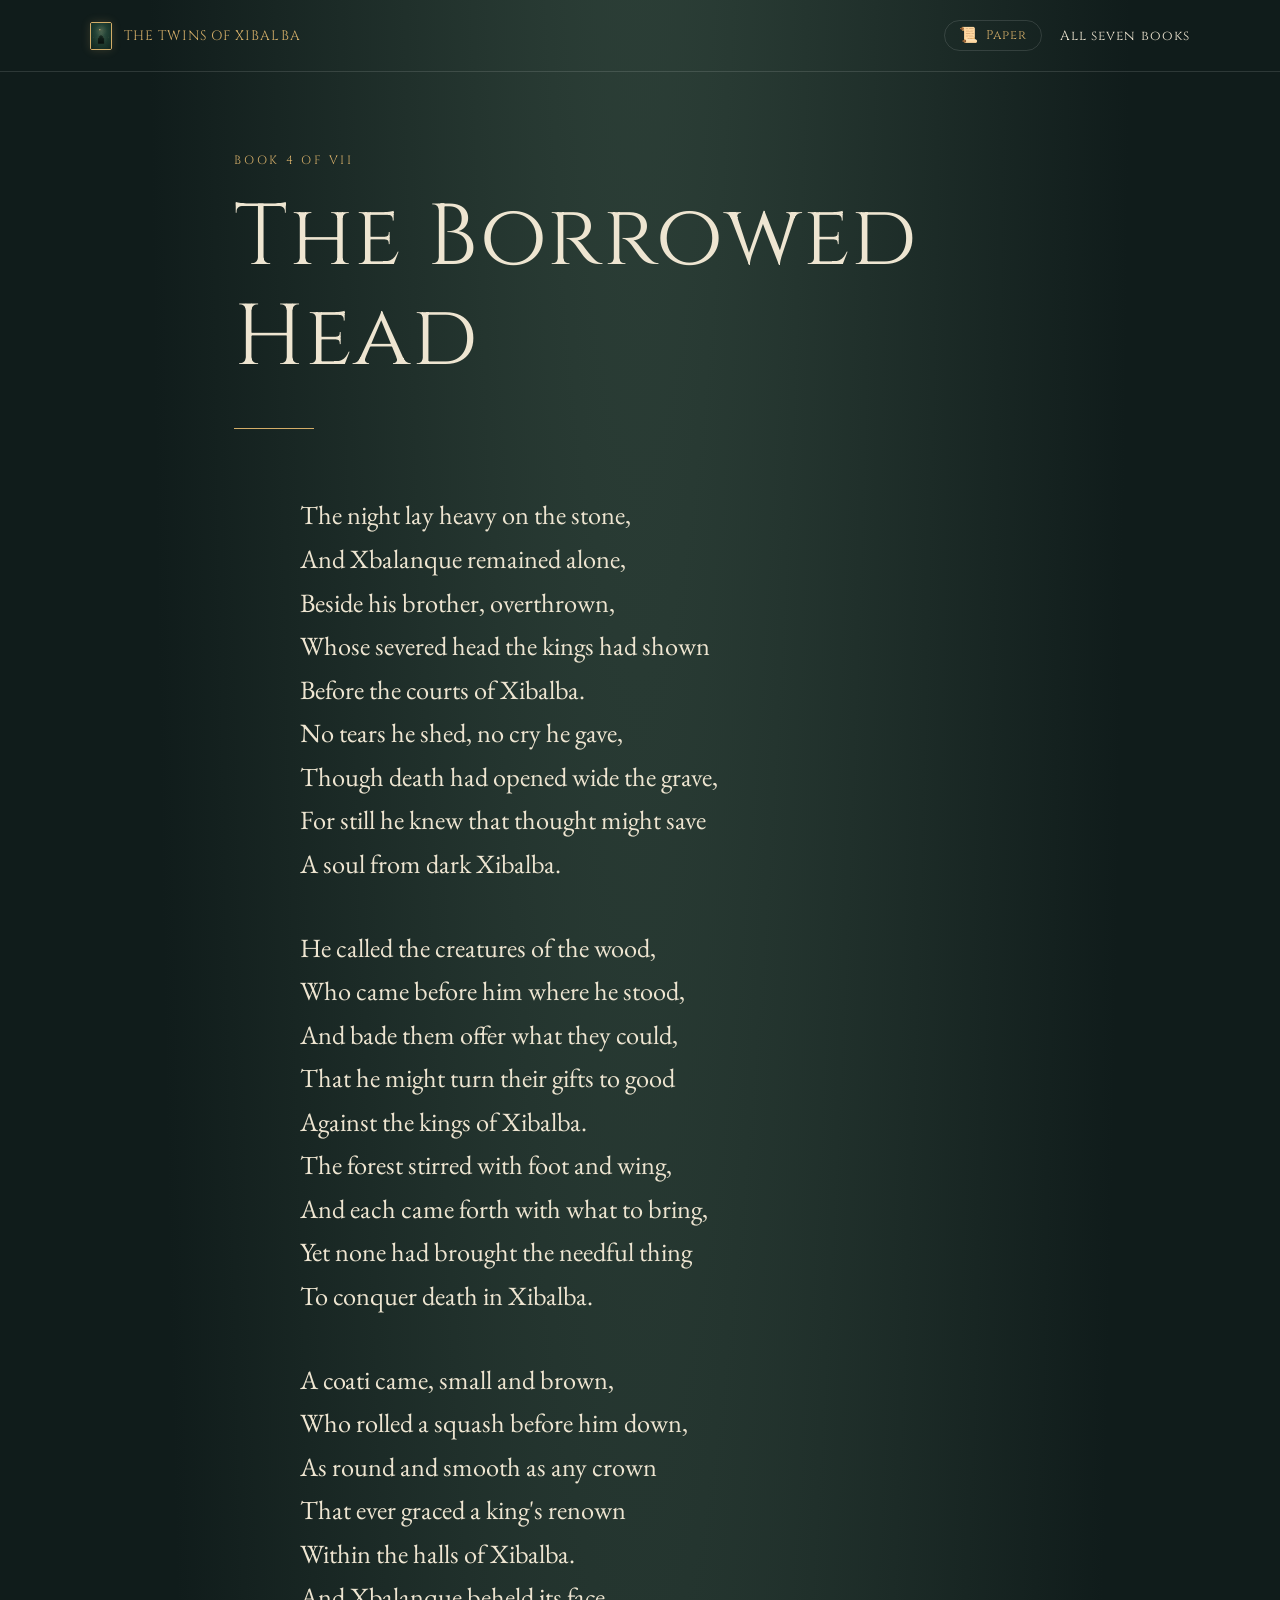
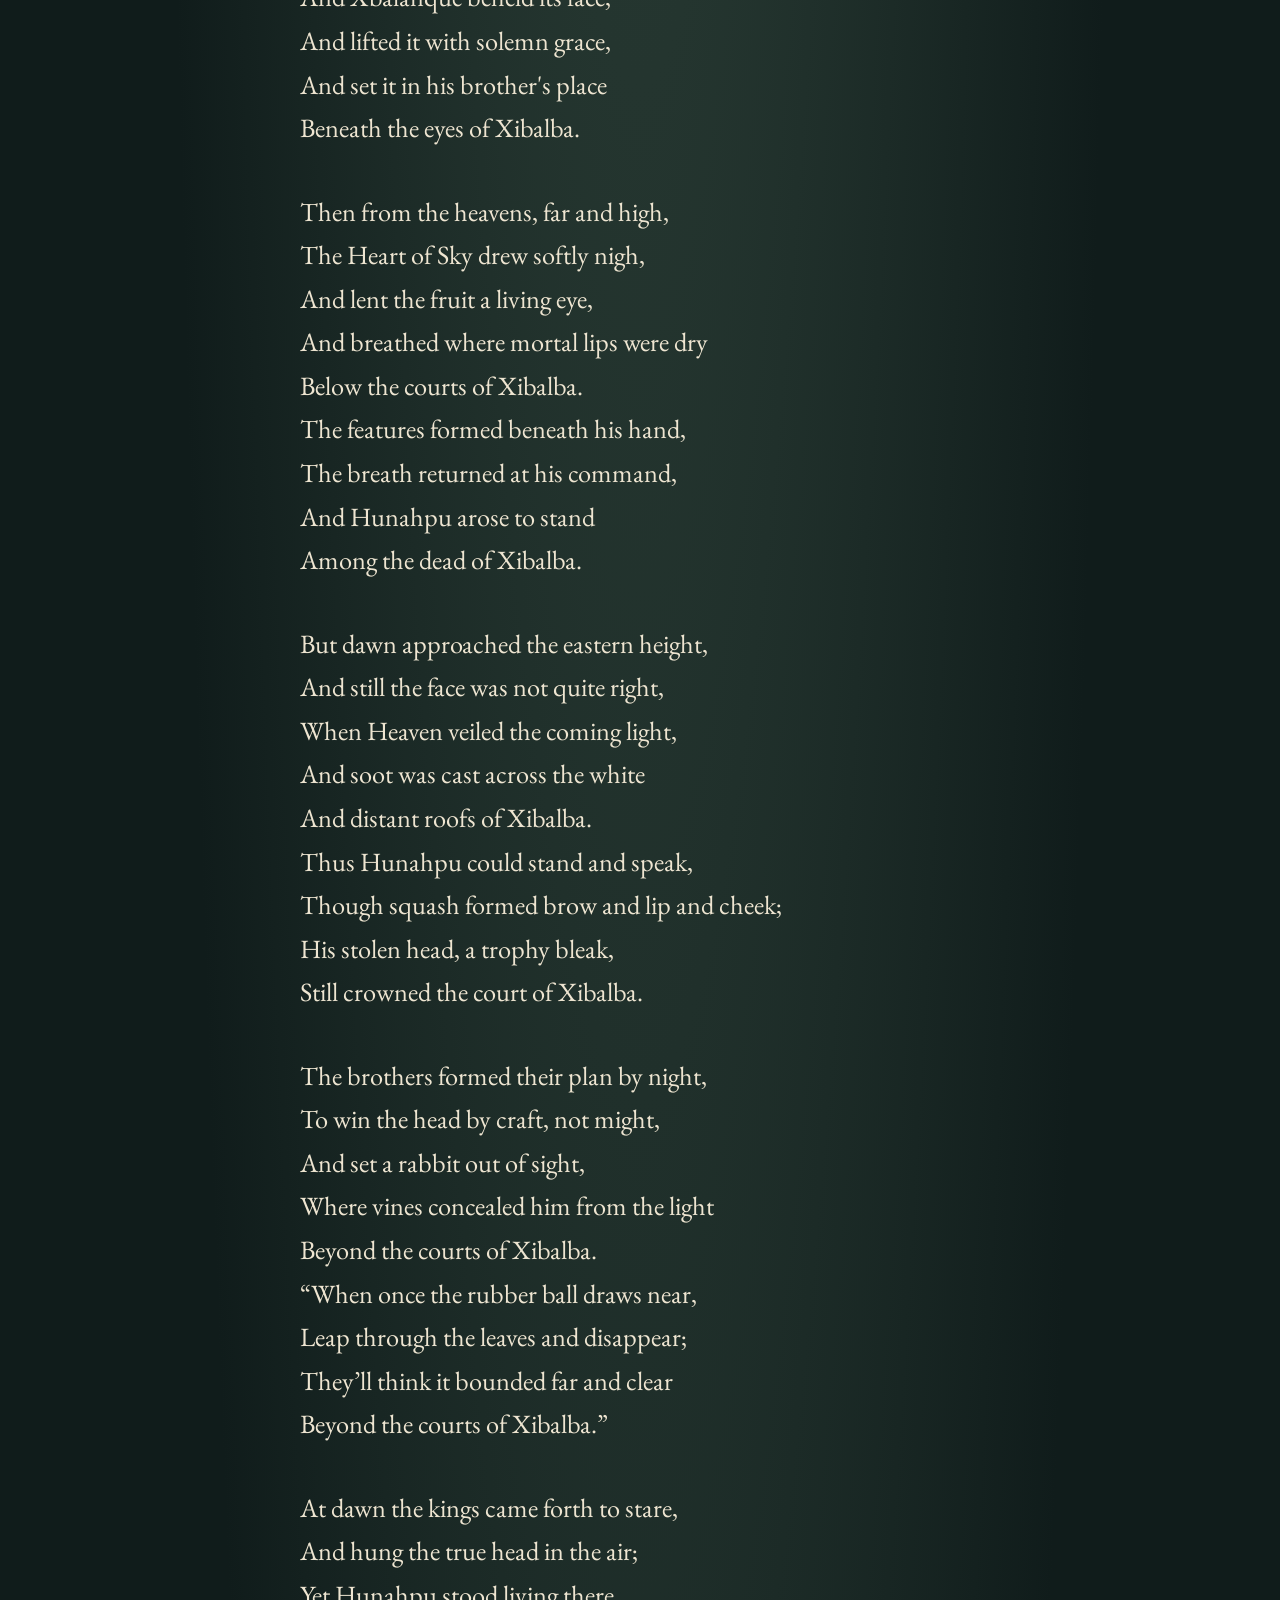
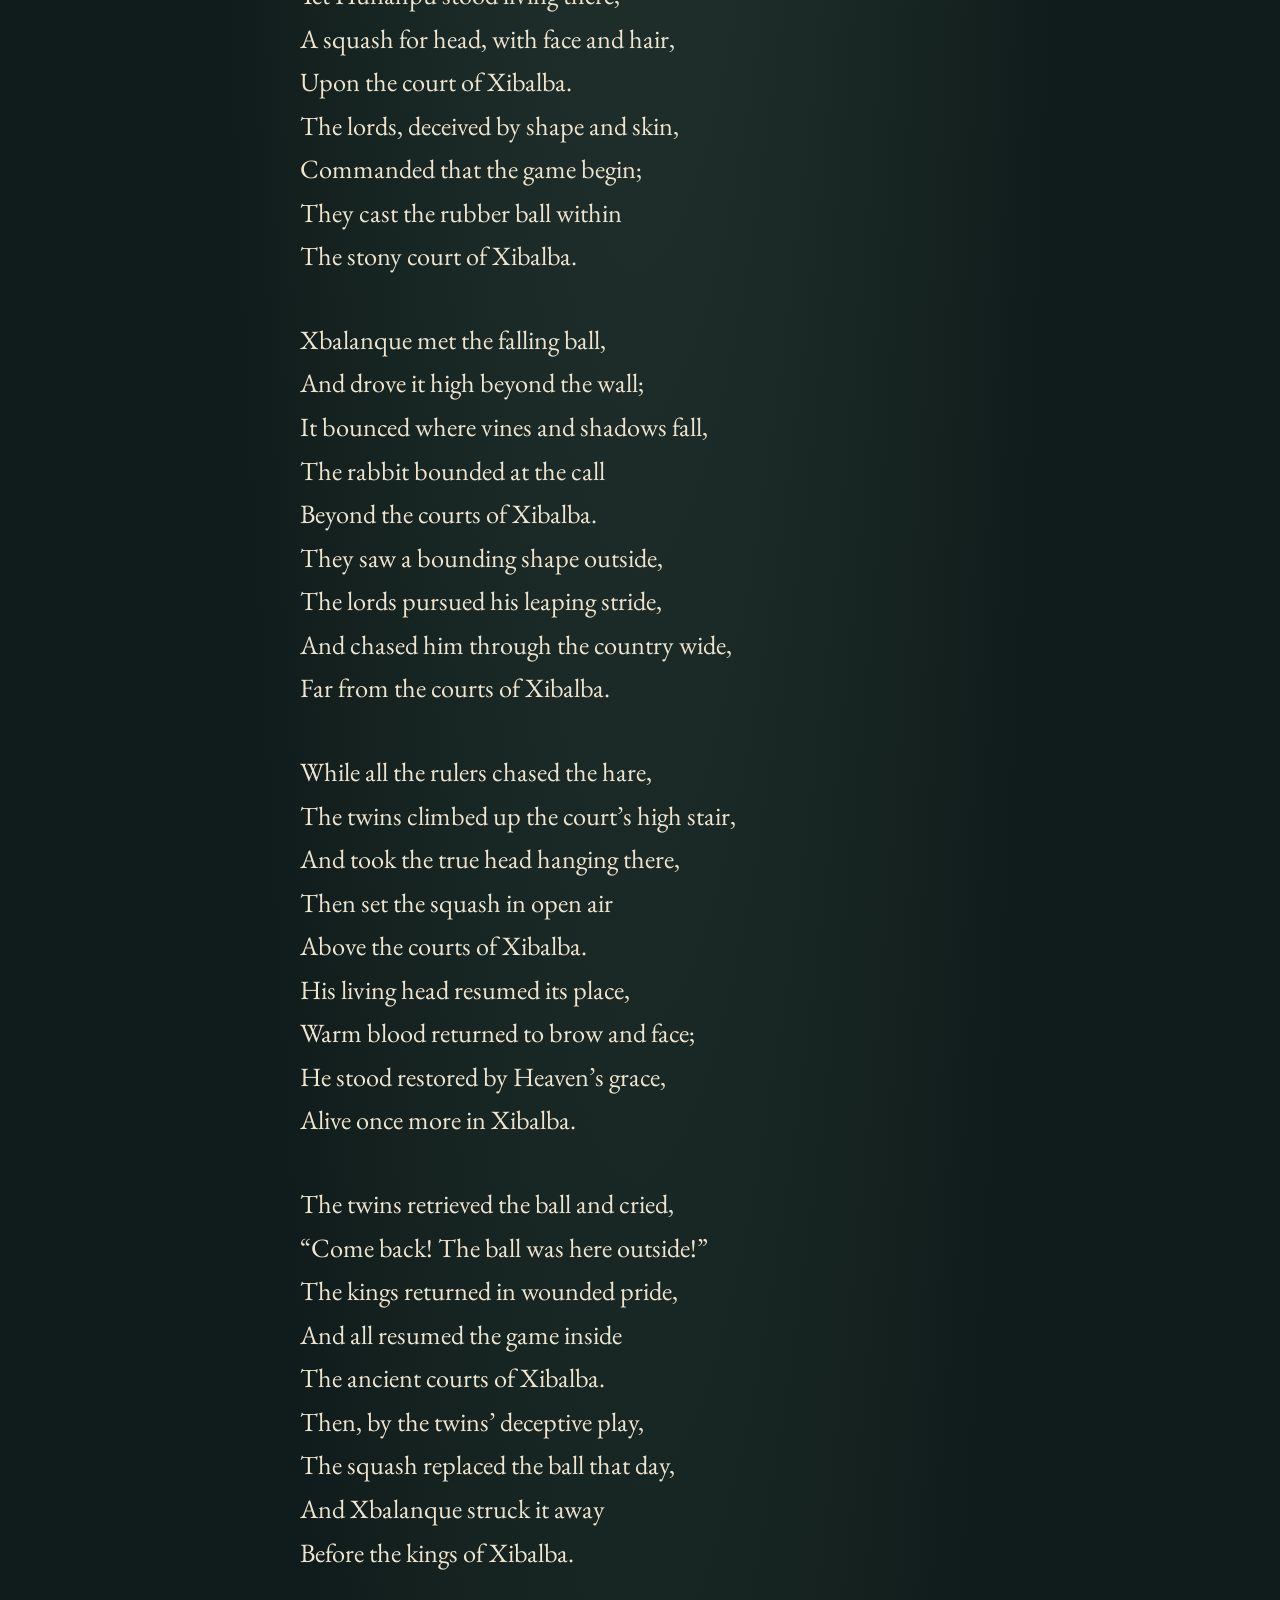
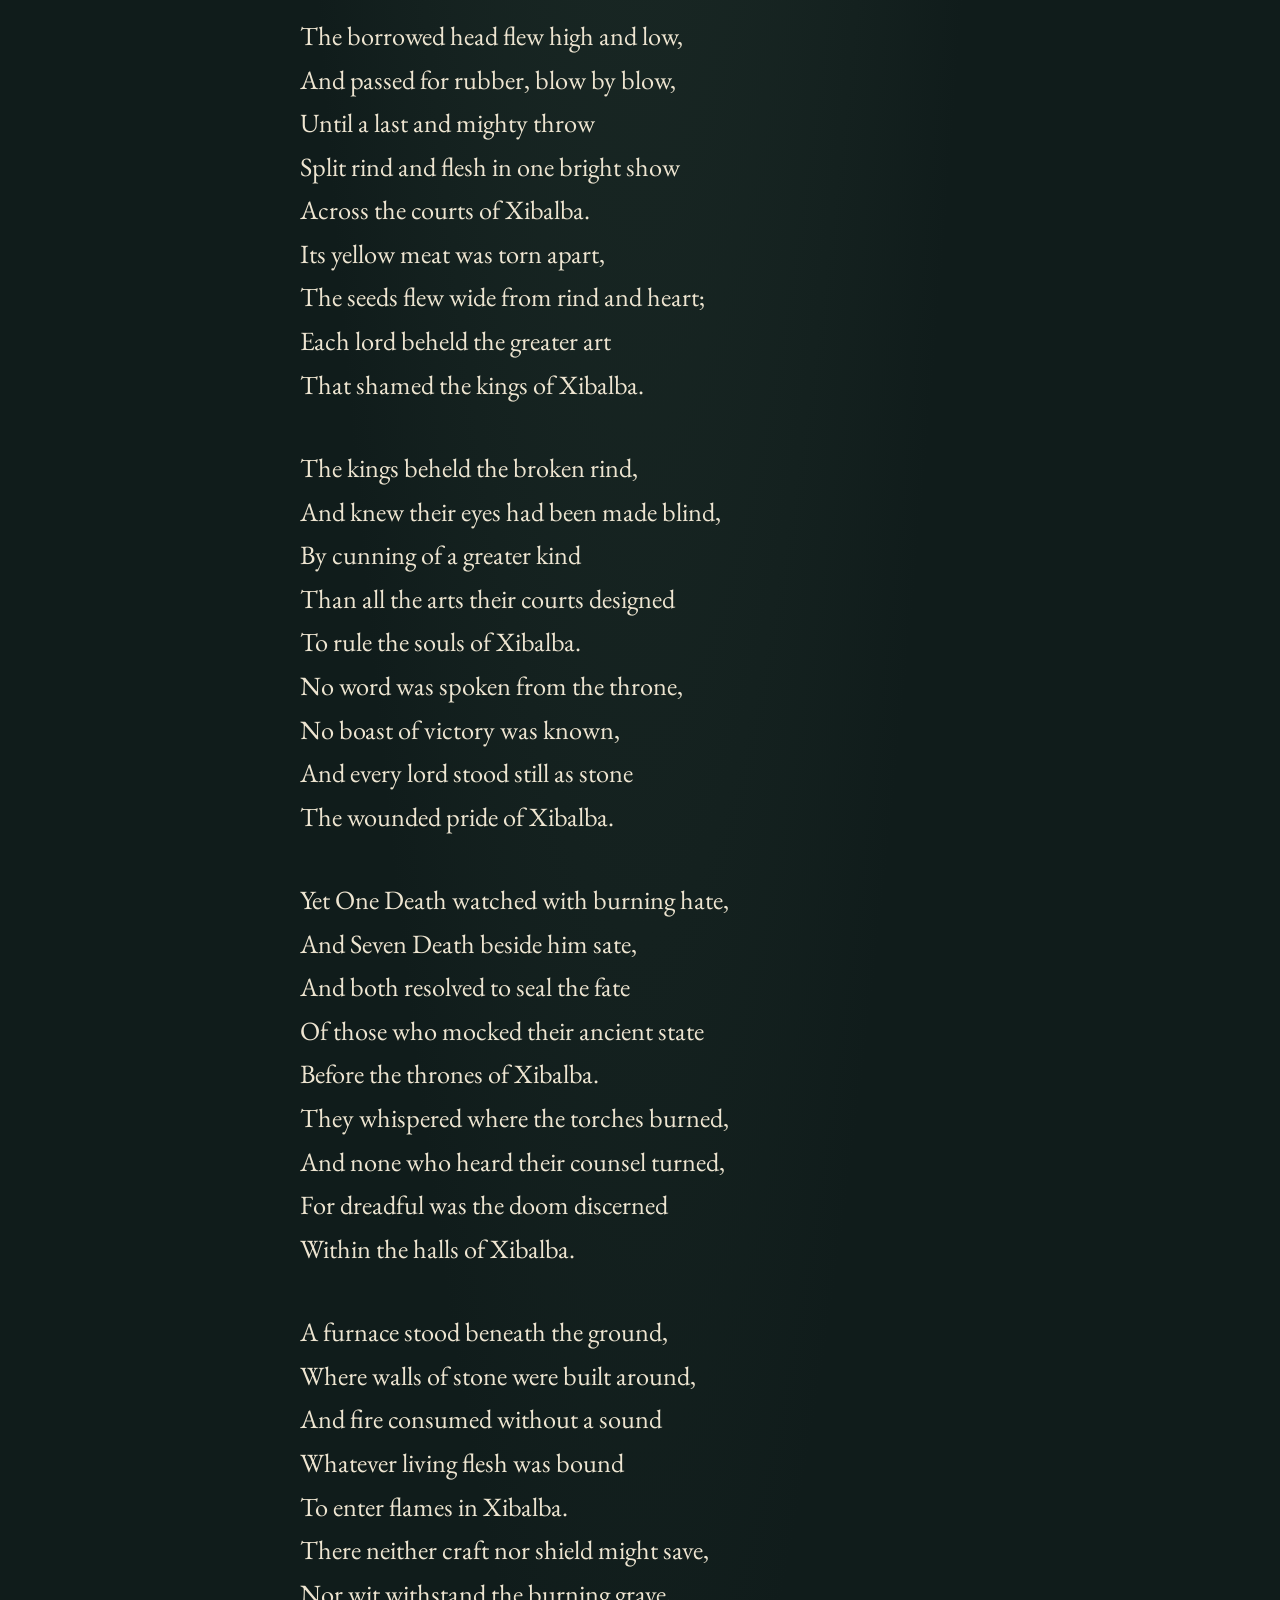
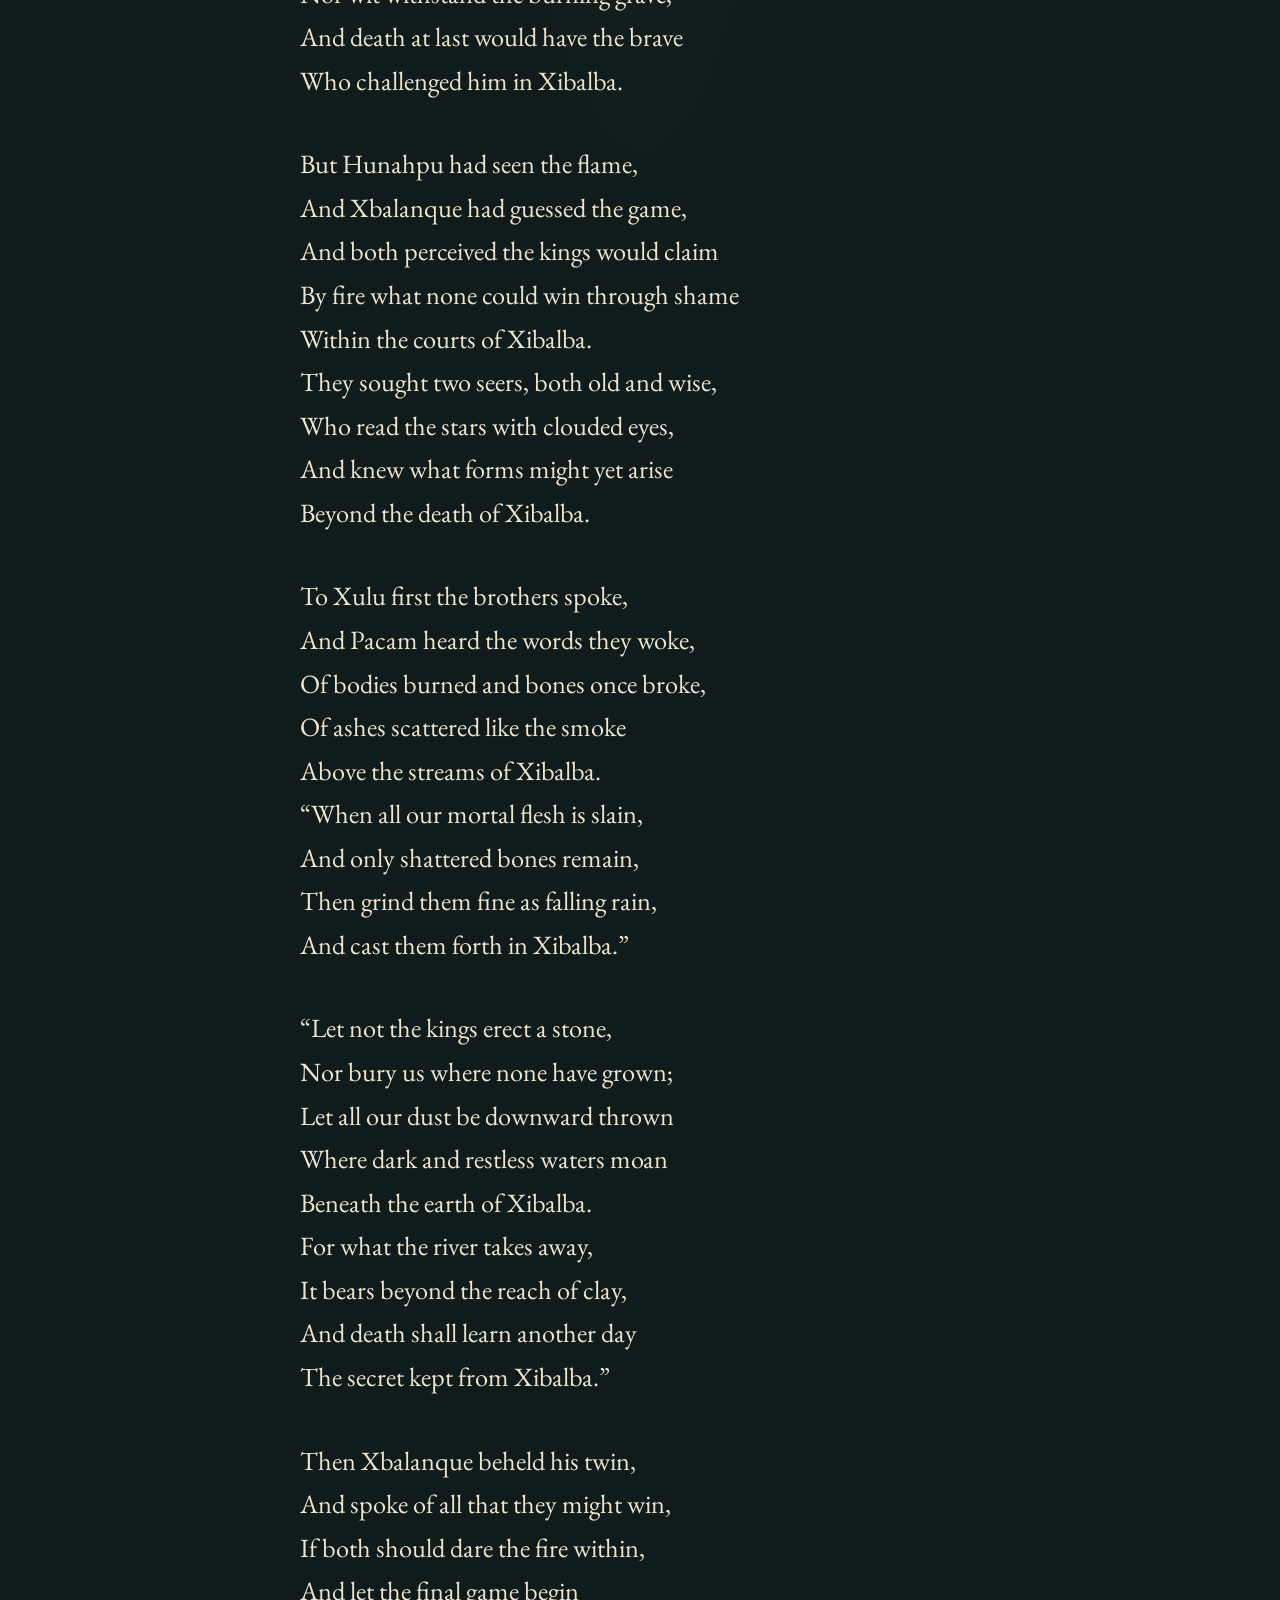
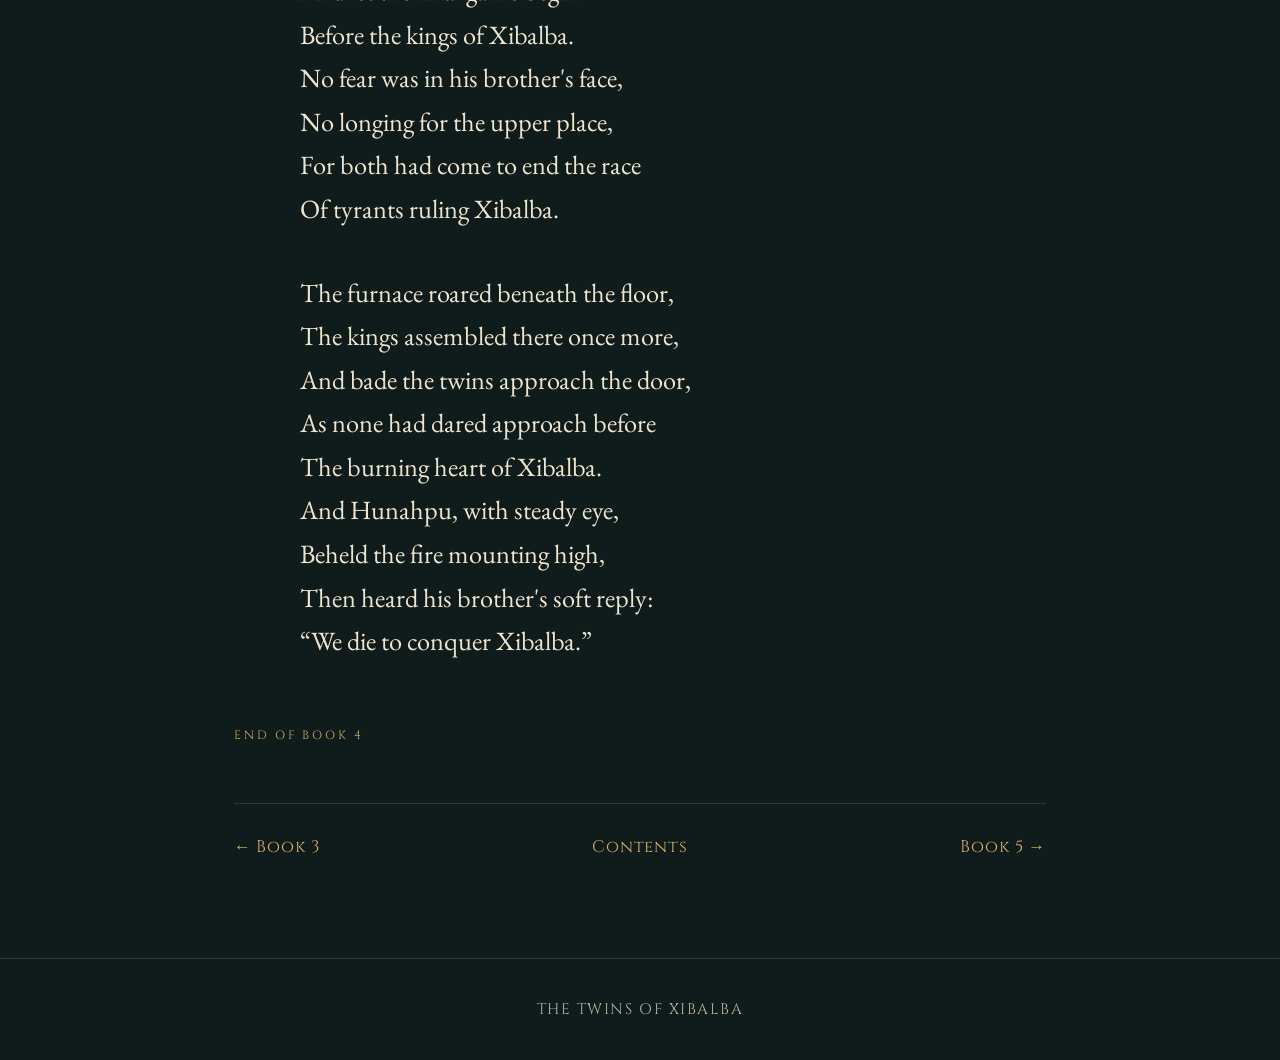
<file: book-4.html>
<!doctype html>
<html lang="en">
<head>
  <meta charset="utf-8">
  <meta name="viewport" content="width=device-width, initial-scale=1">
  <title>Book 4: The Borrowed Head | The Twins of Xibalba</title>
  <meta name="description" content="Book IV: The Borrowed Head of The Twins of Xibalba epic poem.">
  <link rel="icon" type="image/svg+xml" href="gate.svg">
  <link rel="stylesheet" href="style.css">
  <link rel="preconnect" href="https://fonts.googleapis.com">
  <link rel="preconnect" href="https://fonts.gstatic.com" crossorigin>
  <script>
    (function() {
      try {
        if (localStorage.getItem('theme') === 'paper') {
          document.documentElement.setAttribute('data-theme', 'paper');
        }
      } catch(e) {}
    })();
  </script>
</head>
<body>
  <header>
    <a class="brand" href="index.html">
      <img src="gate.svg" alt="" class="brand-icon" width="22" height="28">
      <span>THE TWINS OF XIBALBA</span>
    </a>
    <div class="header-actions">
      <button id="theme-toggle" class="theme-toggle" type="button" aria-label="Toggle paper mode" title="Switch between Night and Paper mode">
        <span class="theme-toggle-icon">📜</span>
        <span class="theme-toggle-label">Paper</span>
      </button>
      <a href="index.html" class="header-link">All seven books</a>
    </div>
  </header>
  
  <main class="wrap">
    <div class="eyebrow">Book 4 of VII</div>
    <h1>The Borrowed Head</h1>
    <div class="rule"></div>
    
    <article class="poem">
<p class="stanza">The night lay heavy on the stone,
And Xbalanque remained alone,
Beside his brother, overthrown,
Whose severed head the kings had shown
Before the courts of Xibalba.
No tears he shed, no cry he gave,
Though death had opened wide the grave,
For still he knew that thought might save
A soul from dark Xibalba.</p>
<p class="stanza">He called the creatures of the wood,
Who came before him where he stood,
And bade them offer what they could,
That he might turn their gifts to good
Against the kings of Xibalba.
The forest stirred with foot and wing,
And each came forth with what to bring,
Yet none had brought the needful thing
To conquer death in Xibalba.</p>
<p class="stanza">A coati came, small and brown,
Who rolled a squash before him down,
As round and smooth as any crown
That ever graced a king&#x27;s renown
Within the halls of Xibalba.
And Xbalanque beheld its face,
And lifted it with solemn grace,
And set it in his brother&#x27;s place
Beneath the eyes of Xibalba.</p>
<p class="stanza">Then from the heavens, far and high,
The Heart of Sky drew softly nigh,
And lent the fruit a living eye,
And breathed where mortal lips were dry
Below the courts of Xibalba.
The features formed beneath his hand,
The breath returned at his command,
And Hunahpu arose to stand
Among the dead of Xibalba.</p>
<p class="stanza">But dawn approached the eastern height,
And still the face was not quite right,
When Heaven veiled the coming light,
And soot was cast across the white
And distant roofs of Xibalba.
Thus Hunahpu could stand and speak,
Though squash formed brow and lip and cheek;
His stolen head, a trophy bleak,
Still crowned the court of Xibalba.</p>
<p class="stanza">The brothers formed their plan by night,
To win the head by craft, not might,
And set a rabbit out of sight,
Where vines concealed him from the light
Beyond the courts of Xibalba.
“When once the rubber ball draws near,
Leap through the leaves and disappear;
They’ll think it bounded far and clear
Beyond the courts of Xibalba.”</p>
<p class="stanza">At dawn the kings came forth to stare,
And hung the true head in the air;
Yet Hunahpu stood living there,
A squash for head, with face and hair,
Upon the court of Xibalba.
The lords, deceived by shape and skin,
Commanded that the game begin;
They cast the rubber ball within
The stony court of Xibalba.</p>
<p class="stanza">Xbalanque met the falling ball,
And drove it high beyond the wall;
It bounced where vines and shadows fall,
The rabbit bounded at the call
Beyond the courts of Xibalba.
They saw a bounding shape outside,
The lords pursued his leaping stride,
And chased him through the country wide,
Far from the courts of Xibalba.</p>
<p class="stanza">While all the rulers chased the hare,
The twins climbed up the court’s high stair,
And took the true head hanging there,
Then set the squash in open air
Above the courts of Xibalba.
His living head resumed its place,
Warm blood returned to brow and face;
He stood restored by Heaven’s grace,
Alive once more in Xibalba.</p>
<p class="stanza">The twins retrieved the ball and cried,
“Come back! The ball was here outside!”
The kings returned in wounded pride,
And all resumed the game inside
The ancient courts of Xibalba.
Then, by the twins’ deceptive play,
The squash replaced the ball that day,
And Xbalanque struck it away
Before the kings of Xibalba.</p>
<p class="stanza">The borrowed head flew high and low,
And passed for rubber, blow by blow,
Until a last and mighty throw
Split rind and flesh in one bright show
Across the courts of Xibalba.
Its yellow meat was torn apart,
The seeds flew wide from rind and heart;
Each lord beheld the greater art
That shamed the kings of Xibalba.</p>
<p class="stanza">The kings beheld the broken rind,
And knew their eyes had been made blind,
By cunning of a greater kind
Than all the arts their courts designed
To rule the souls of Xibalba.
No word was spoken from the throne,
No boast of victory was known,
And every lord stood still as stone
The wounded pride of Xibalba.</p>
<p class="stanza">Yet One Death watched with burning hate,
And Seven Death beside him sate,
And both resolved to seal the fate
Of those who mocked their ancient state
Before the thrones of Xibalba.
They whispered where the torches burned,
And none who heard their counsel turned,
For dreadful was the doom discerned
Within the halls of Xibalba.</p>
<p class="stanza">A furnace stood beneath the ground,
Where walls of stone were built around,
And fire consumed without a sound
Whatever living flesh was bound
To enter flames in Xibalba.
There neither craft nor shield might save,
Nor wit withstand the burning grave,
And death at last would have the brave
Who challenged him in Xibalba.</p>
<p class="stanza">But Hunahpu had seen the flame,
And Xbalanque had guessed the game,
And both perceived the kings would claim
By fire what none could win through shame
Within the courts of Xibalba.
They sought two seers, both old and wise,
Who read the stars with clouded eyes,
And knew what forms might yet arise
Beyond the death of Xibalba.</p>
<p class="stanza">To Xulu first the brothers spoke,
And Pacam heard the words they woke,
Of bodies burned and bones once broke,
Of ashes scattered like the smoke
Above the streams of Xibalba.
“When all our mortal flesh is slain,
And only shattered bones remain,
Then grind them fine as falling rain,
And cast them forth in Xibalba.”</p>
<p class="stanza">“Let not the kings erect a stone,
Nor bury us where none have grown;
Let all our dust be downward thrown
Where dark and restless waters moan
Beneath the earth of Xibalba.
For what the river takes away,
It bears beyond the reach of clay,
And death shall learn another day
The secret kept from Xibalba.”</p>
<p class="stanza">Then Xbalanque beheld his twin,
And spoke of all that they might win,
If both should dare the fire within,
And let the final game begin
Before the kings of Xibalba.
No fear was in his brother&#x27;s face,
No longing for the upper place,
For both had come to end the race
Of tyrants ruling Xibalba.</p>
<p class="stanza">The furnace roared beneath the floor,
The kings assembled there once more,
And bade the twins approach the door,
As none had dared approach before
The burning heart of Xibalba.
And Hunahpu, with steady eye,
Beheld the fire mounting high,
Then heard his brother&#x27;s soft reply:
“We die to conquer Xibalba.”</p>
    </article>
    
    <p class="eyebrow">End of Book 4</p>
    
    <nav class="nav">
      <a href="book-3.html">← Book 3</a>
      <a href="index.html">Contents</a>
      <a href="book-5.html">Book 5 →</a>
    </nav>
  </main>
  
  <footer>THE TWINS OF XIBALBA</footer>
  <script src="script.js"></script>
</body>
</html>
</file>
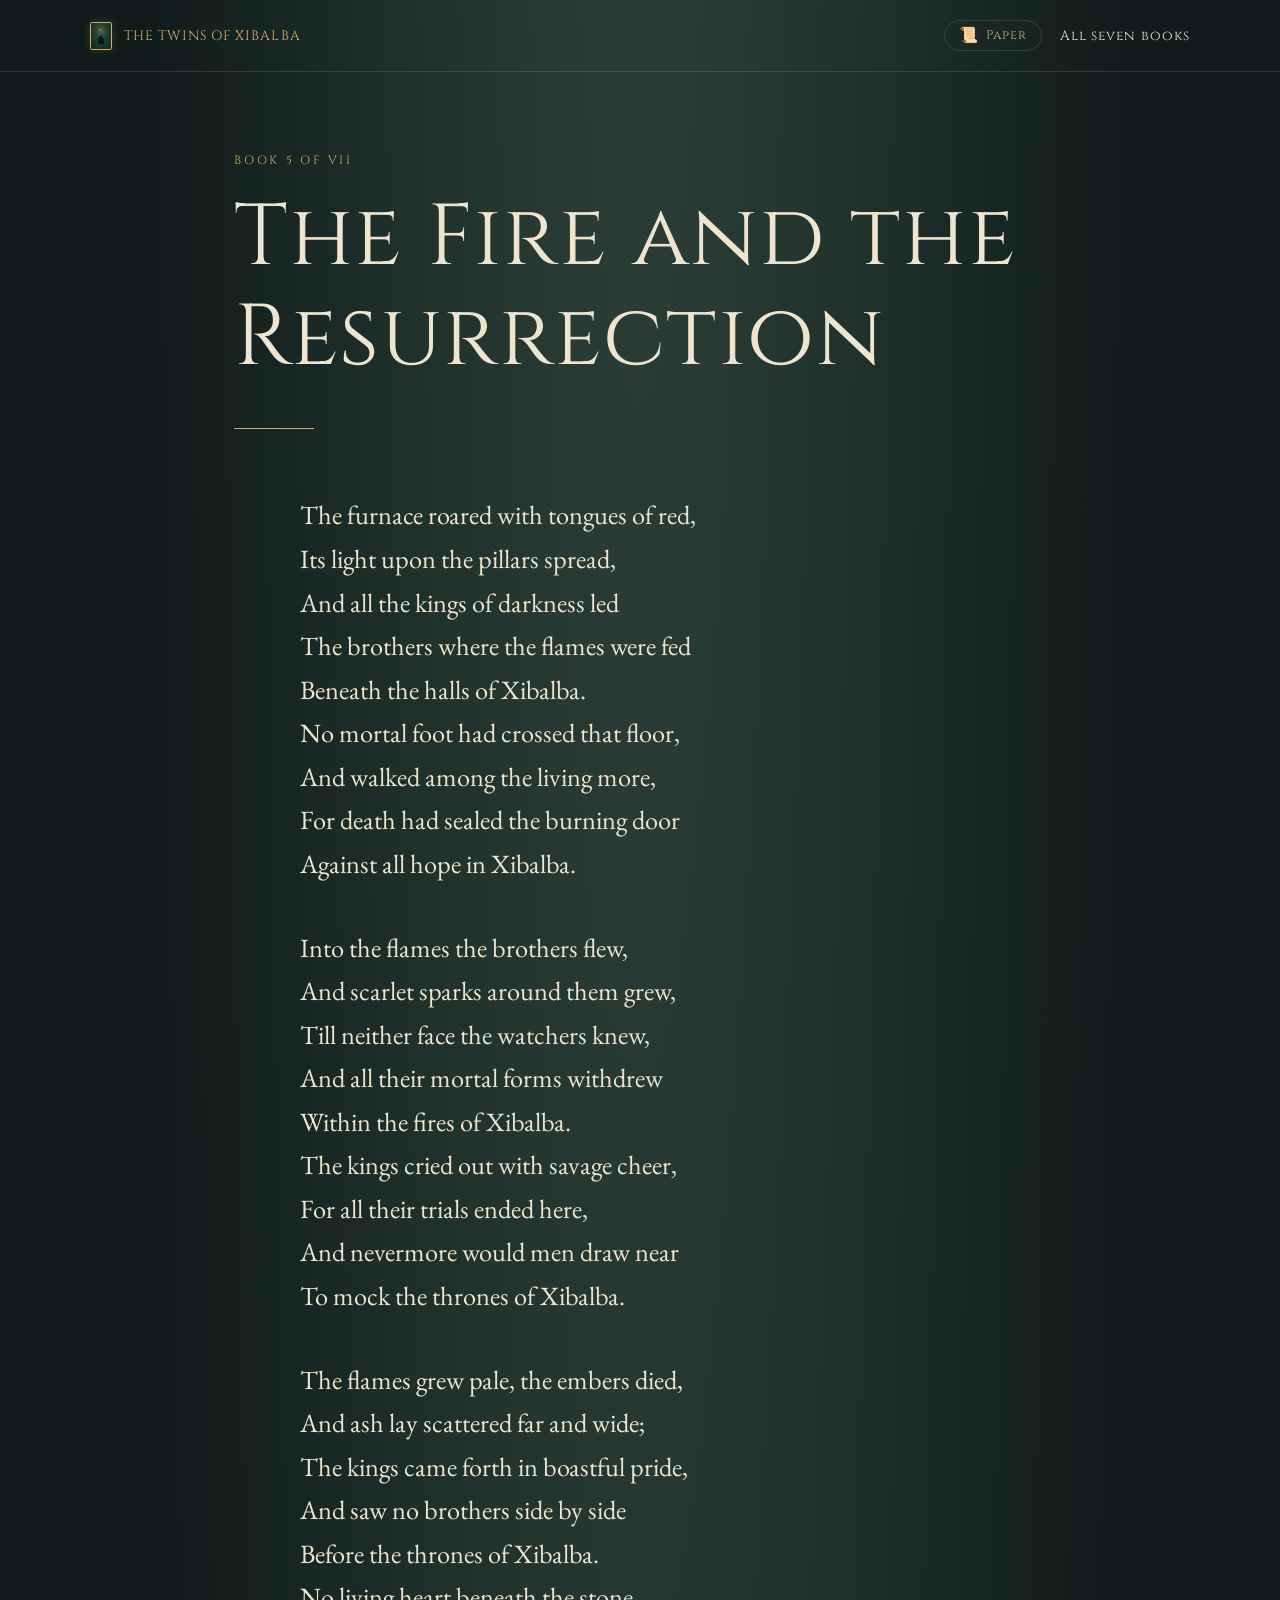
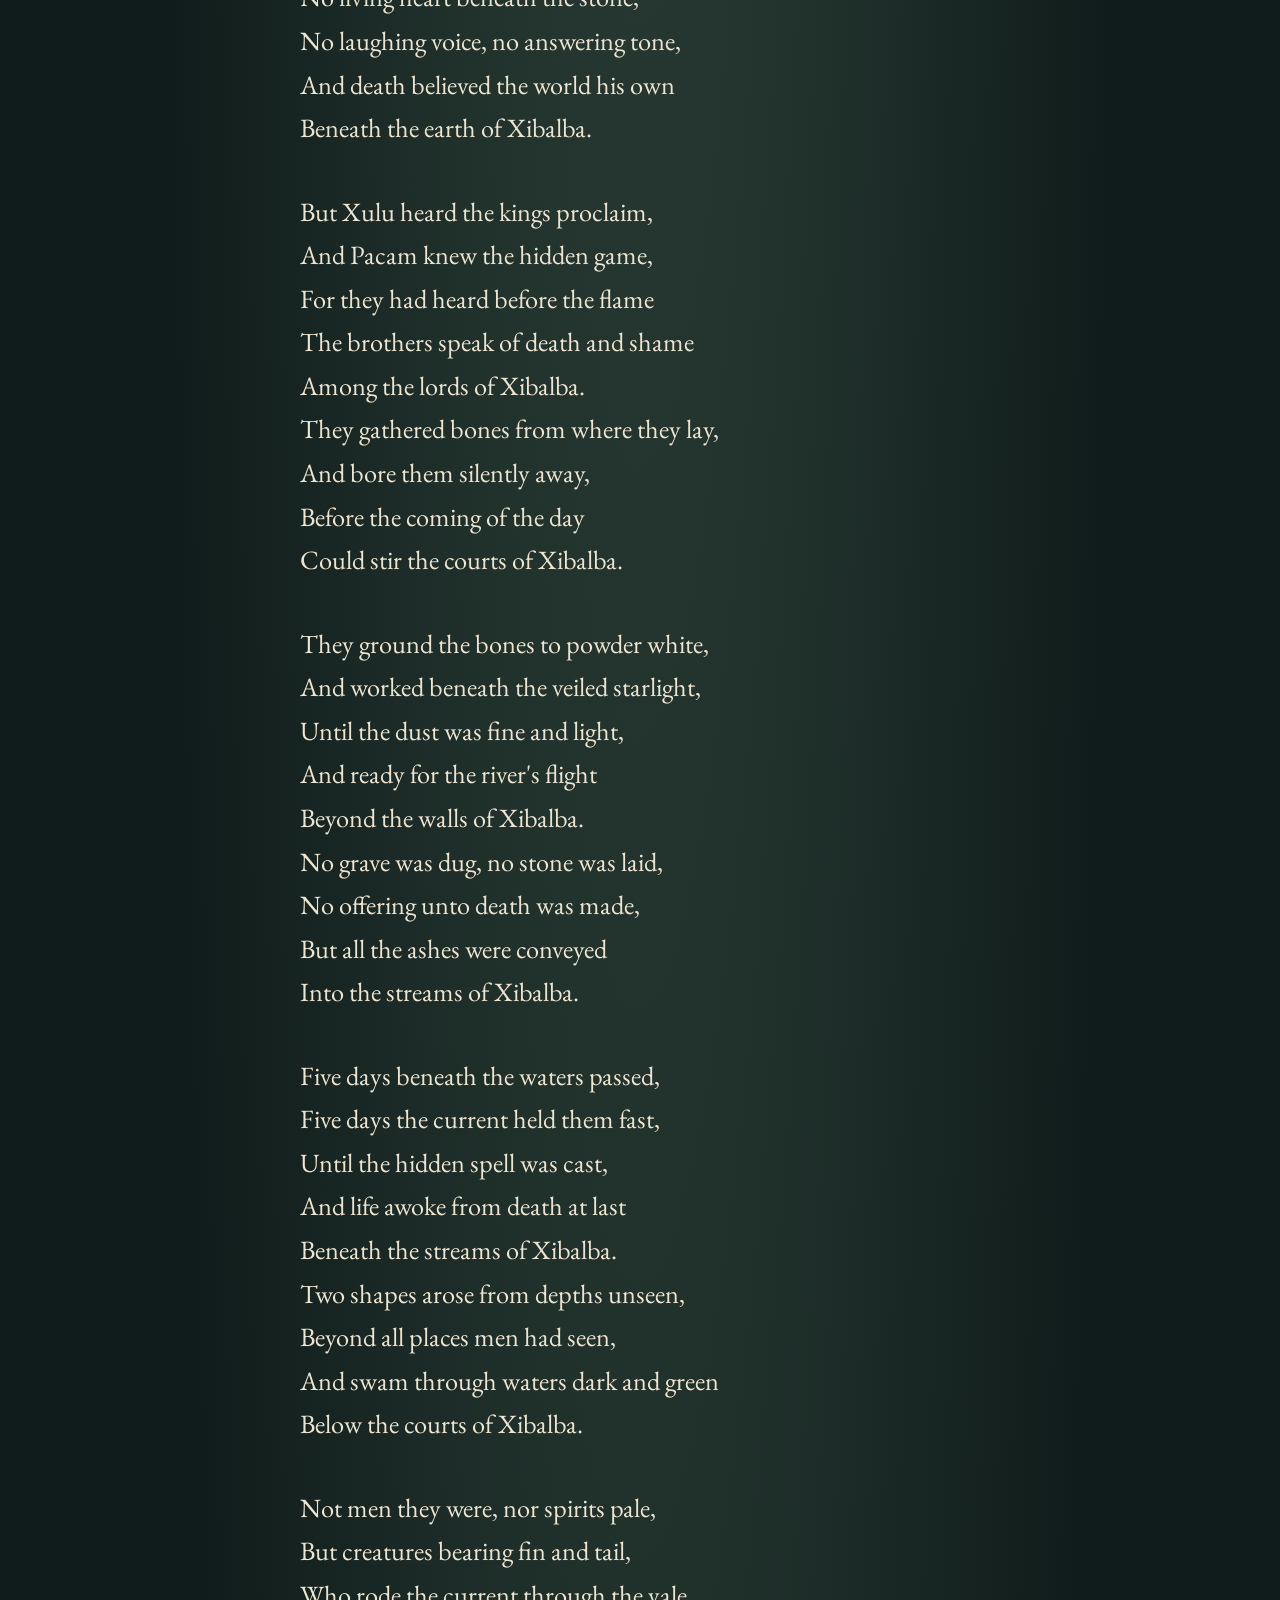
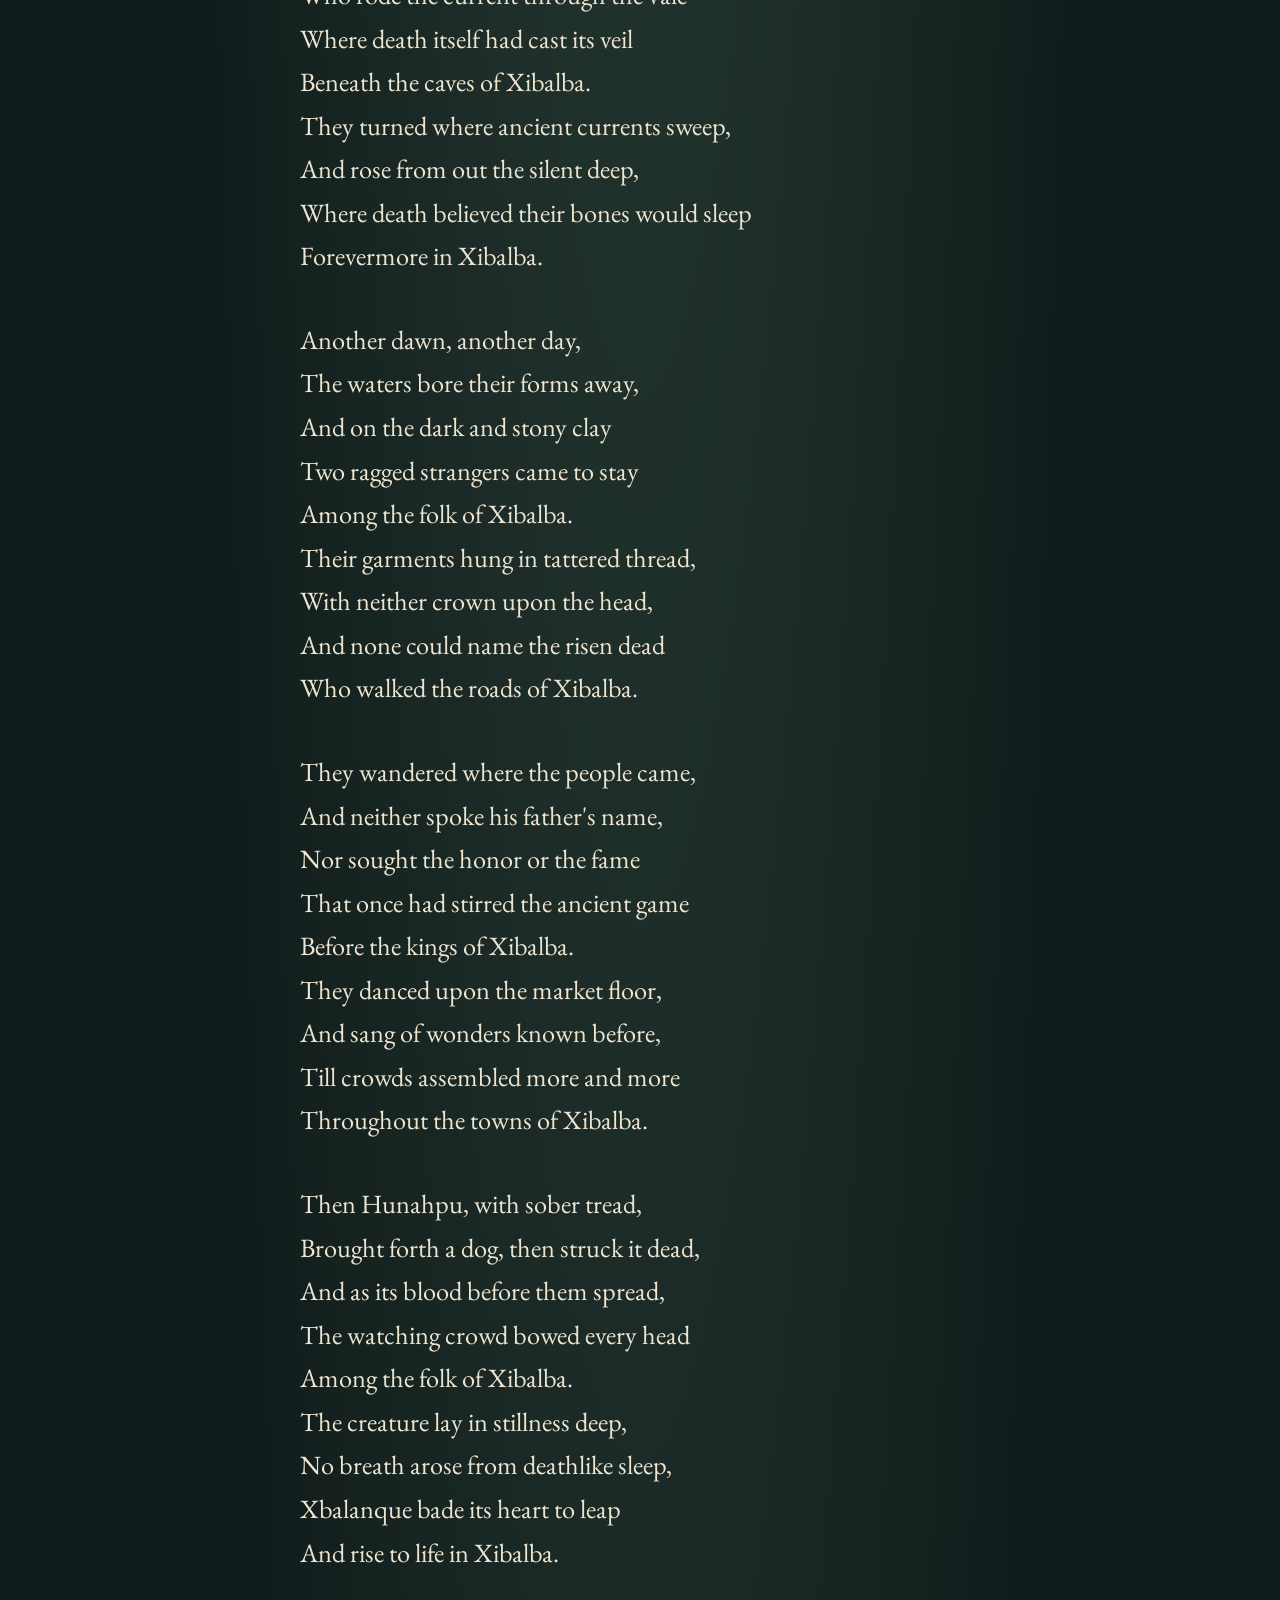
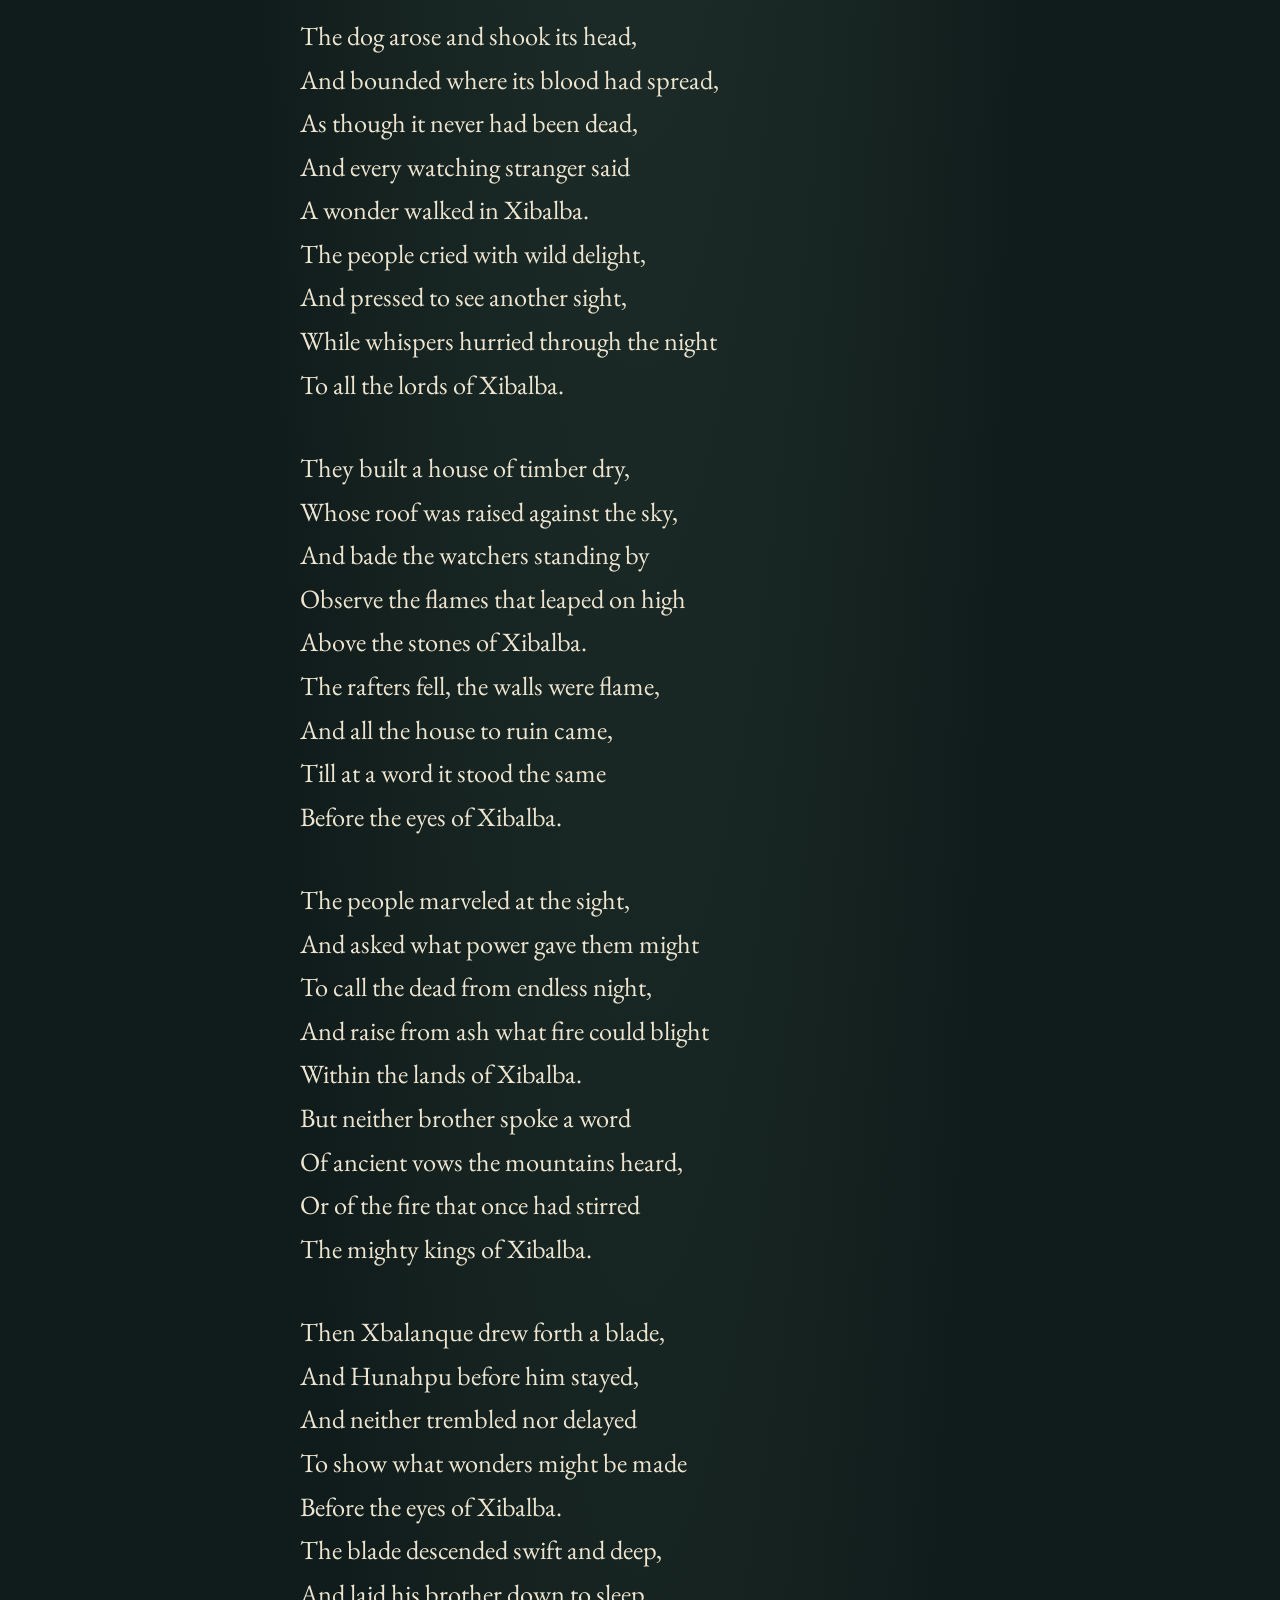
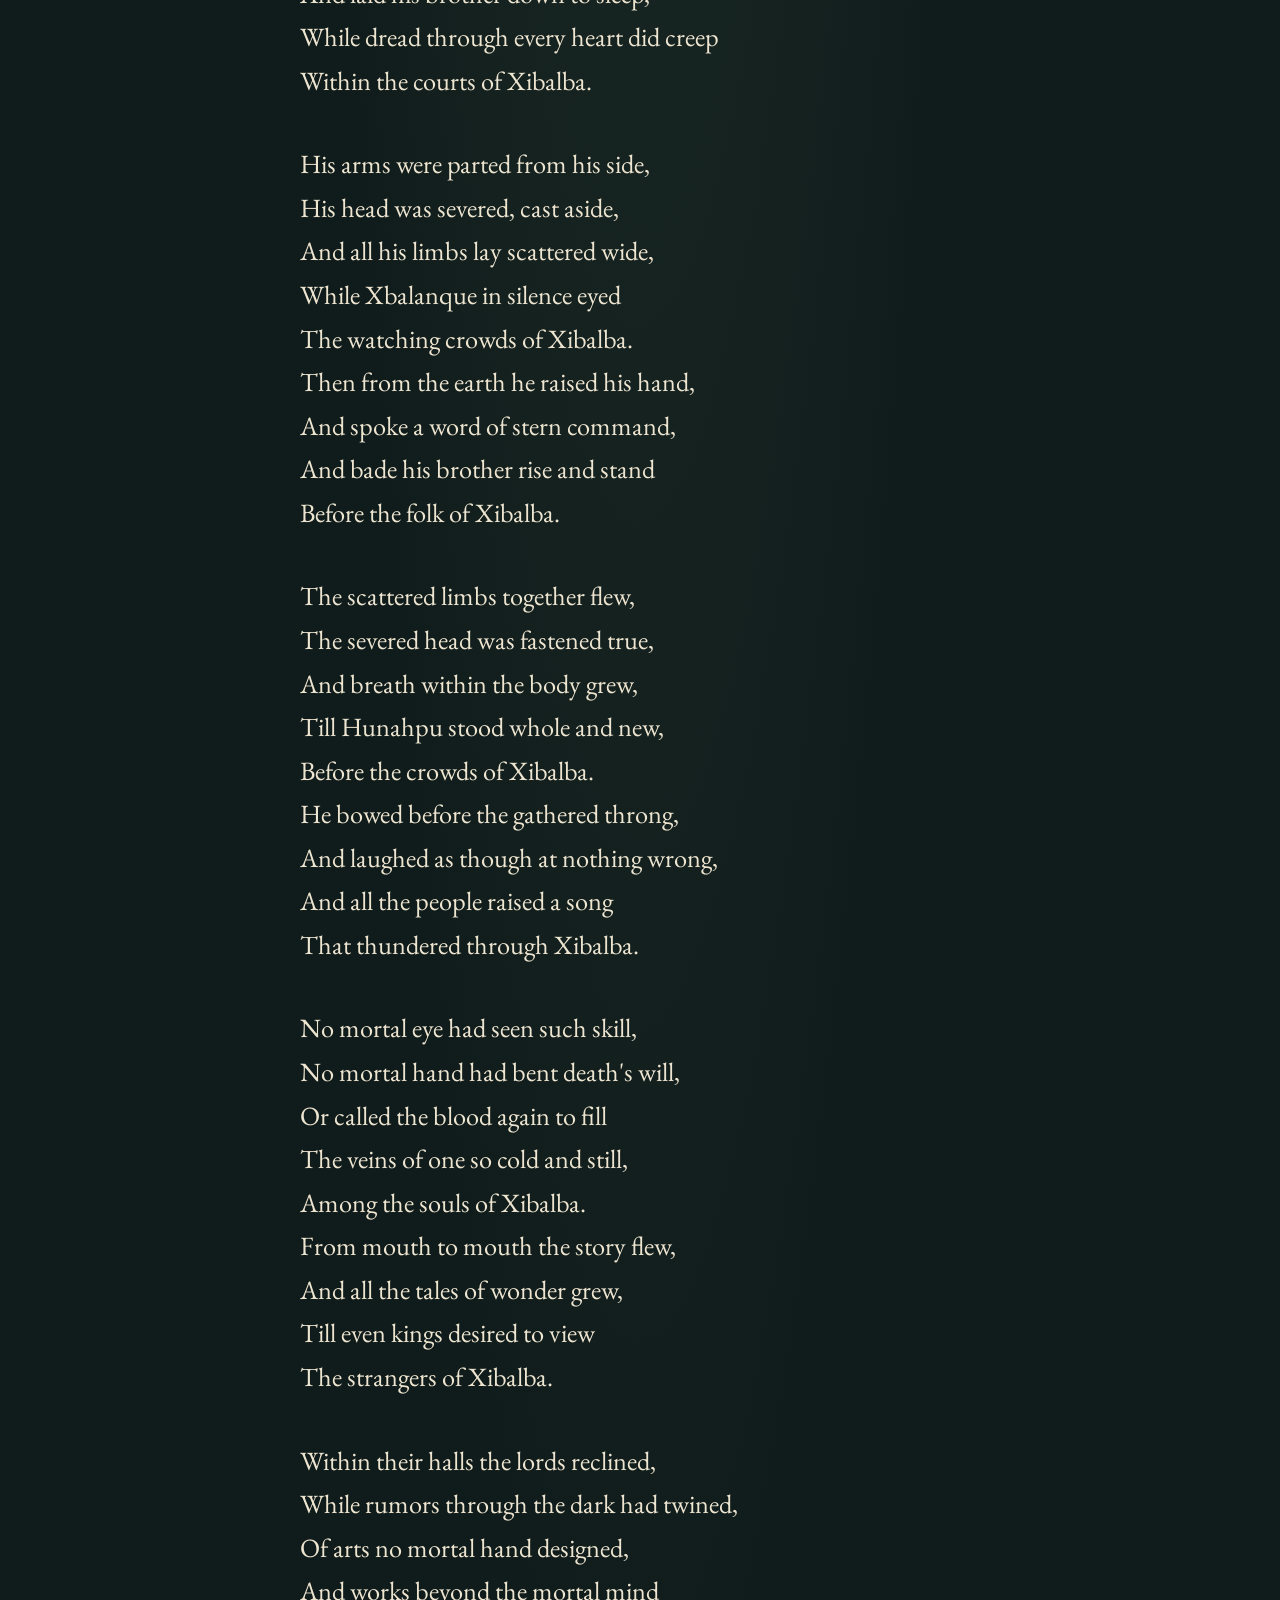
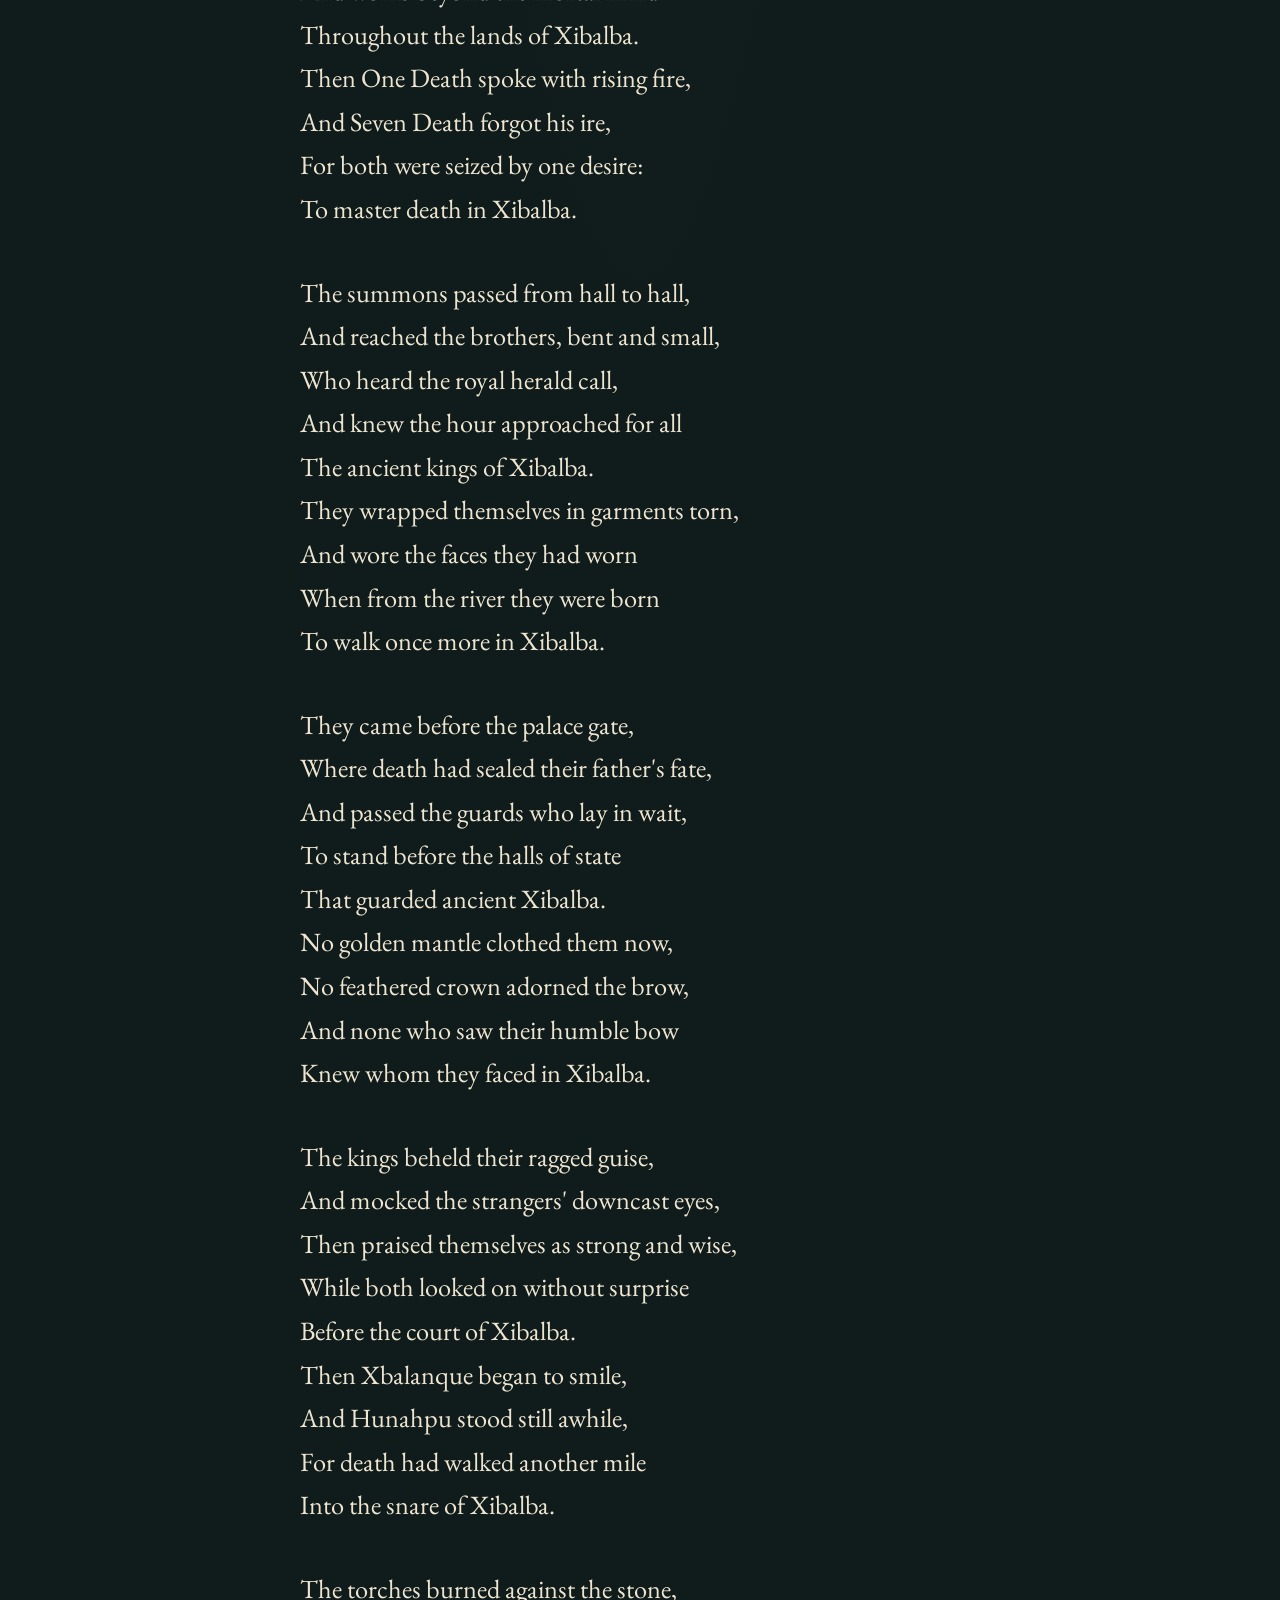
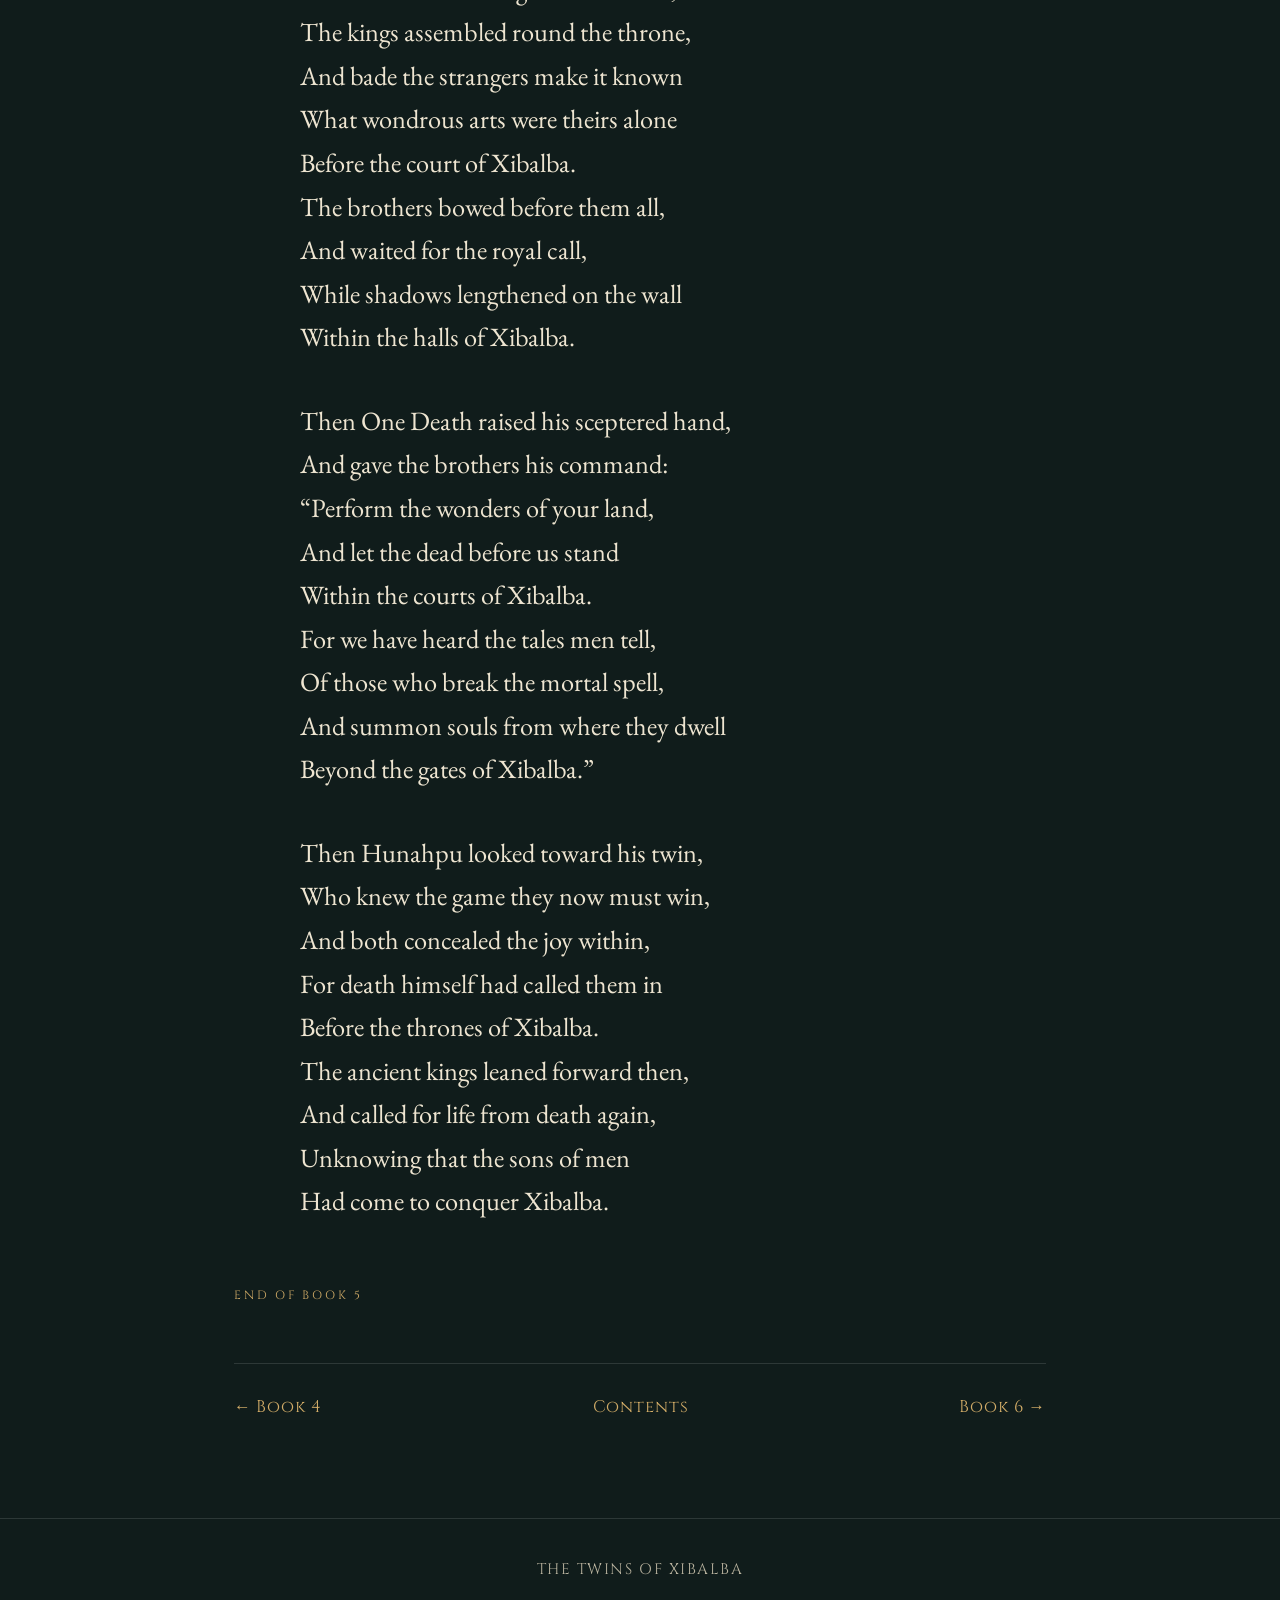
<file: book-5.html>
<!doctype html>
<html lang="en">
<head>
  <meta charset="utf-8">
  <meta name="viewport" content="width=device-width, initial-scale=1">
  <title>Book 5: The Fire and the Resurrection | The Twins of Xibalba</title>
  <meta name="description" content="Book V: The Fire and the Resurrection of The Twins of Xibalba epic poem.">
  <link rel="icon" type="image/svg+xml" href="gate.svg">
  <link rel="stylesheet" href="style.css">
  <link rel="preconnect" href="https://fonts.googleapis.com">
  <link rel="preconnect" href="https://fonts.gstatic.com" crossorigin>
  <script>
    (function() {
      try {
        if (localStorage.getItem('theme') === 'paper') {
          document.documentElement.setAttribute('data-theme', 'paper');
        }
      } catch(e) {}
    })();
  </script>
</head>
<body>
  <header>
    <a class="brand" href="index.html">
      <img src="gate.svg" alt="" class="brand-icon" width="22" height="28">
      <span>THE TWINS OF XIBALBA</span>
    </a>
    <div class="header-actions">
      <button id="theme-toggle" class="theme-toggle" type="button" aria-label="Toggle paper mode" title="Switch between Night and Paper mode">
        <span class="theme-toggle-icon">📜</span>
        <span class="theme-toggle-label">Paper</span>
      </button>
      <a href="index.html" class="header-link">All seven books</a>
    </div>
  </header>
  
  <main class="wrap">
    <div class="eyebrow">Book 5 of VII</div>
    <h1>The Fire and the Resurrection</h1>
    <div class="rule"></div>
    
    <article class="poem">
<p class="stanza">The furnace roared with tongues of red,
Its light upon the pillars spread,
And all the kings of darkness led
The brothers where the flames were fed
Beneath the halls of Xibalba.
No mortal foot had crossed that floor,
And walked among the living more,
For death had sealed the burning door
Against all hope in Xibalba.</p>
<p class="stanza">Into the flames the brothers flew,
And scarlet sparks around them grew,
Till neither face the watchers knew,
And all their mortal forms withdrew
Within the fires of Xibalba.
The kings cried out with savage cheer,
For all their trials ended here,
And nevermore would men draw near
To mock the thrones of Xibalba.</p>
<p class="stanza">The flames grew pale, the embers died,
And ash lay scattered far and wide;
The kings came forth in boastful pride,
And saw no brothers side by side
Before the thrones of Xibalba.
No living heart beneath the stone,
No laughing voice, no answering tone,
And death believed the world his own
Beneath the earth of Xibalba.</p>
<p class="stanza">But Xulu heard the kings proclaim,
And Pacam knew the hidden game,
For they had heard before the flame
The brothers speak of death and shame
Among the lords of Xibalba.
They gathered bones from where they lay,
And bore them silently away,
Before the coming of the day
Could stir the courts of Xibalba.</p>
<p class="stanza">They ground the bones to powder white,
And worked beneath the veiled starlight,
Until the dust was fine and light,
And ready for the river&#x27;s flight
Beyond the walls of Xibalba.
No grave was dug, no stone was laid,
No offering unto death was made,
But all the ashes were conveyed
Into the streams of Xibalba.</p>
<p class="stanza">Five days beneath the waters passed,
Five days the current held them fast,
Until the hidden spell was cast,
And life awoke from death at last
Beneath the streams of Xibalba.
Two shapes arose from depths unseen,
Beyond all places men had seen,
And swam through waters dark and green
Below the courts of Xibalba.</p>
<p class="stanza">Not men they were, nor spirits pale,
But creatures bearing fin and tail,
Who rode the current through the vale
Where death itself had cast its veil
Beneath the caves of Xibalba.
They turned where ancient currents sweep,
And rose from out the silent deep,
Where death believed their bones would sleep
Forevermore in Xibalba.</p>
<p class="stanza">Another dawn, another day,
The waters bore their forms away,
And on the dark and stony clay
Two ragged strangers came to stay
Among the folk of Xibalba.
Their garments hung in tattered thread,
With neither crown upon the head,
And none could name the risen dead
Who walked the roads of Xibalba.</p>
<p class="stanza">They wandered where the people came,
And neither spoke his father&#x27;s name,
Nor sought the honor or the fame
That once had stirred the ancient game
Before the kings of Xibalba.
They danced upon the market floor,
And sang of wonders known before,
Till crowds assembled more and more
Throughout the towns of Xibalba.</p>
<p class="stanza">Then Hunahpu, with sober tread,
Brought forth a dog, then struck it dead,
And as its blood before them spread,
The watching crowd bowed every head
Among the folk of Xibalba.
The creature lay in stillness deep,
No breath arose from deathlike sleep,
Xbalanque bade its heart to leap
And rise to life in Xibalba.</p>
<p class="stanza">The dog arose and shook its head,
And bounded where its blood had spread,
As though it never had been dead,
And every watching stranger said
A wonder walked in Xibalba.
The people cried with wild delight,
And pressed to see another sight,
While whispers hurried through the night
To all the lords of Xibalba.</p>
<p class="stanza">They built a house of timber dry,
Whose roof was raised against the sky,
And bade the watchers standing by
Observe the flames that leaped on high
Above the stones of Xibalba.
The rafters fell, the walls were flame,
And all the house to ruin came,
Till at a word it stood the same
Before the eyes of Xibalba.</p>
<p class="stanza">The people marveled at the sight,
And asked what power gave them might
To call the dead from endless night,
And raise from ash what fire could blight
Within the lands of Xibalba.
But neither brother spoke a word
Of ancient vows the mountains heard,
Or of the fire that once had stirred
The mighty kings of Xibalba.</p>
<p class="stanza">Then Xbalanque drew forth a blade,
And Hunahpu before him stayed,
And neither trembled nor delayed
To show what wonders might be made
Before the eyes of Xibalba.
The blade descended swift and deep,
And laid his brother down to sleep,
While dread through every heart did creep
Within the courts of Xibalba.</p>
<p class="stanza">His arms were parted from his side,
His head was severed, cast aside,
And all his limbs lay scattered wide,
While Xbalanque in silence eyed
The watching crowds of Xibalba.
Then from the earth he raised his hand,
And spoke a word of stern command,
And bade his brother rise and stand
Before the folk of Xibalba.</p>
<p class="stanza">The scattered limbs together flew,
The severed head was fastened true,
And breath within the body grew,
Till Hunahpu stood whole and new,
Before the crowds of Xibalba.
He bowed before the gathered throng,
And laughed as though at nothing wrong,
And all the people raised a song
That thundered through Xibalba.</p>
<p class="stanza">No mortal eye had seen such skill,
No mortal hand had bent death&#x27;s will,
Or called the blood again to fill
The veins of one so cold and still,
Among the souls of Xibalba.
From mouth to mouth the story flew,
And all the tales of wonder grew,
Till even kings desired to view
The strangers of Xibalba.</p>
<p class="stanza">Within their halls the lords reclined,
While rumors through the dark had twined,
Of arts no mortal hand designed,
And works beyond the mortal mind
Throughout the lands of Xibalba.
Then One Death spoke with rising fire,
And Seven Death forgot his ire,
For both were seized by one desire:
To master death in Xibalba.</p>
<p class="stanza">The summons passed from hall to hall,
And reached the brothers, bent and small,
Who heard the royal herald call,
And knew the hour approached for all
The ancient kings of Xibalba.
They wrapped themselves in garments torn,
And wore the faces they had worn
When from the river they were born
To walk once more in Xibalba.</p>
<p class="stanza">They came before the palace gate,
Where death had sealed their father&#x27;s fate,
And passed the guards who lay in wait,
To stand before the halls of state
That guarded ancient Xibalba.
No golden mantle clothed them now,
No feathered crown adorned the brow,
And none who saw their humble bow
Knew whom they faced in Xibalba.</p>
<p class="stanza">The kings beheld their ragged guise,
And mocked the strangers&#x27; downcast eyes,
Then praised themselves as strong and wise,
While both looked on without surprise
Before the court of Xibalba.
Then Xbalanque began to smile,
And Hunahpu stood still awhile,
For death had walked another mile
Into the snare of Xibalba.</p>
<p class="stanza">The torches burned against the stone,
The kings assembled round the throne,
And bade the strangers make it known
What wondrous arts were theirs alone
Before the court of Xibalba.
The brothers bowed before them all,
And waited for the royal call,
While shadows lengthened on the wall
Within the halls of Xibalba.</p>
<p class="stanza">Then One Death raised his sceptered hand,
And gave the brothers his command:
“Perform the wonders of your land,
And let the dead before us stand
Within the courts of Xibalba.
For we have heard the tales men tell,
Of those who break the mortal spell,
And summon souls from where they dwell
Beyond the gates of Xibalba.”</p>
<p class="stanza">Then Hunahpu looked toward his twin,
Who knew the game they now must win,
And both concealed the joy within,
For death himself had called them in
Before the thrones of Xibalba.
The ancient kings leaned forward then,
And called for life from death again,
Unknowing that the sons of men
Had come to conquer Xibalba.</p>
    </article>
    
    <p class="eyebrow">End of Book 5</p>
    
    <nav class="nav">
      <a href="book-4.html">← Book 4</a>
      <a href="index.html">Contents</a>
      <a href="book-6.html">Book 6 →</a>
    </nav>
  </main>
  
  <footer>THE TWINS OF XIBALBA</footer>
  <script src="script.js"></script>
</body>
</html>
</file>
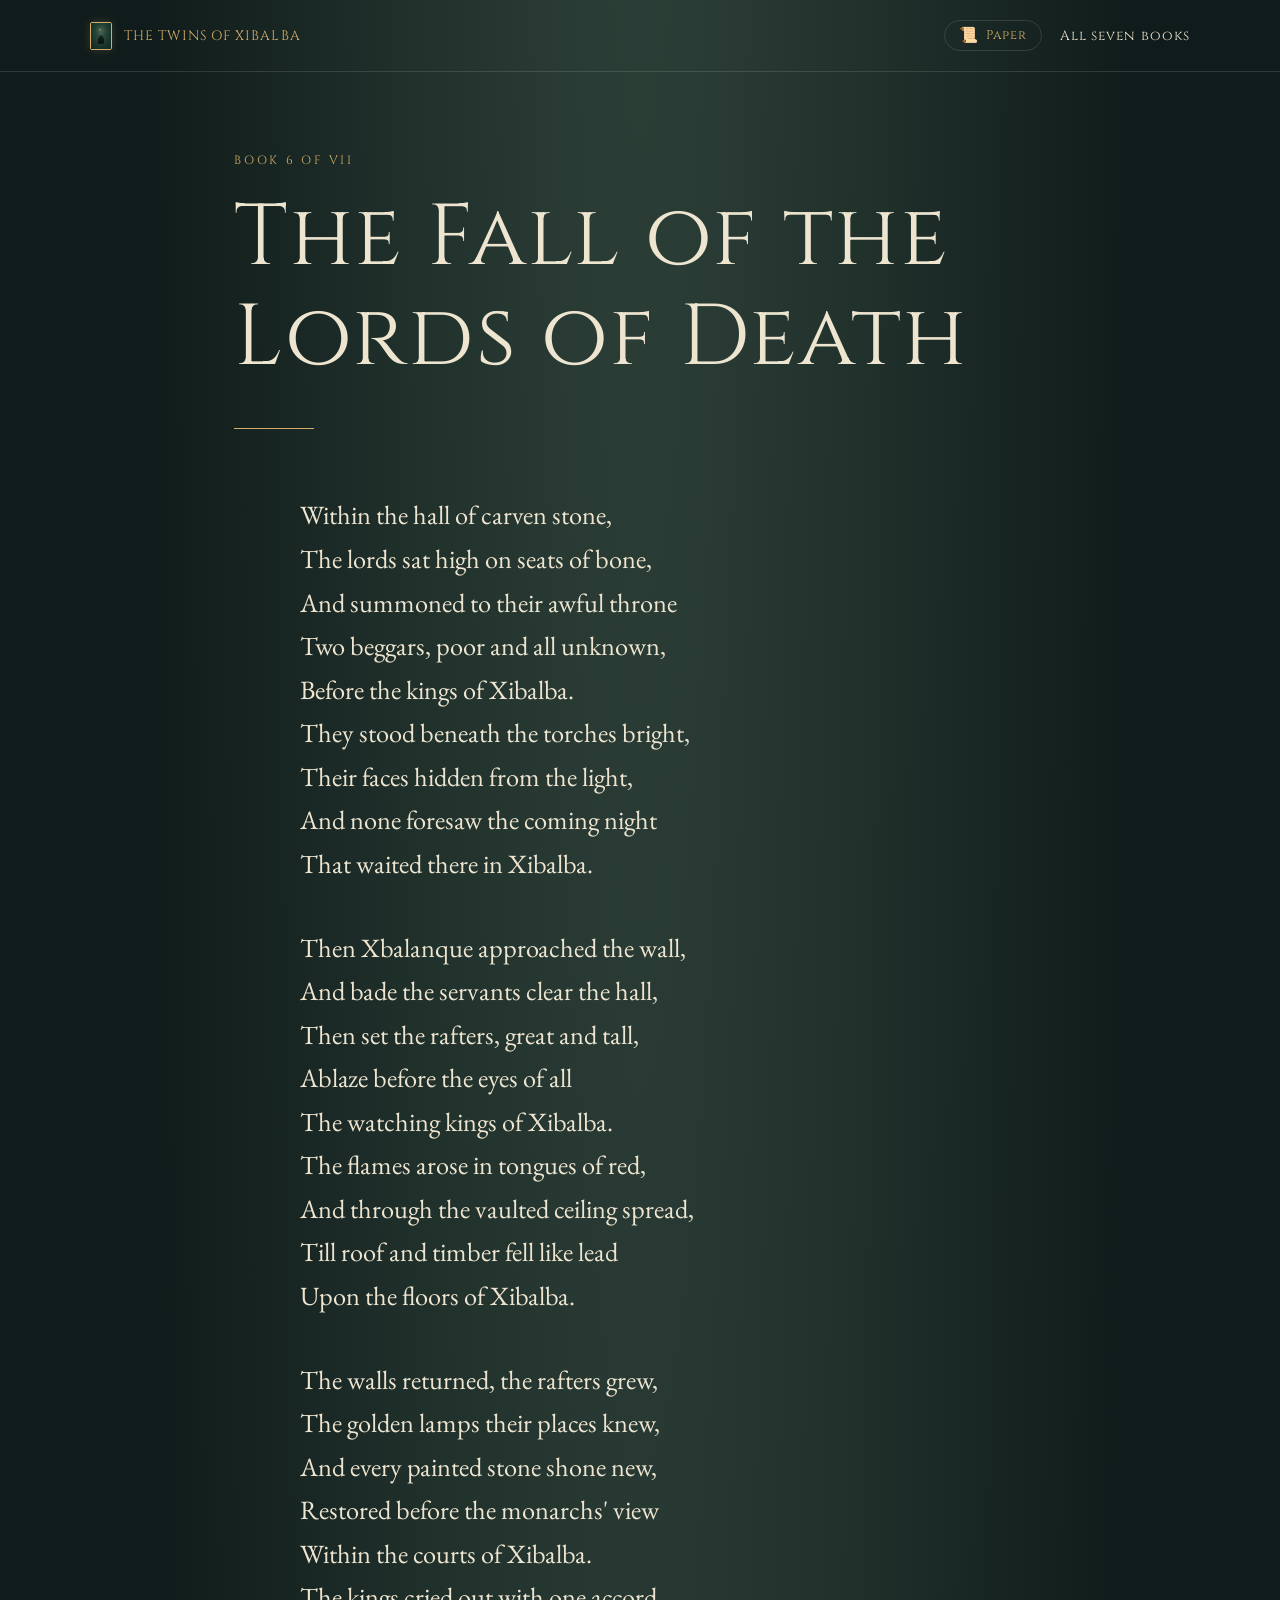
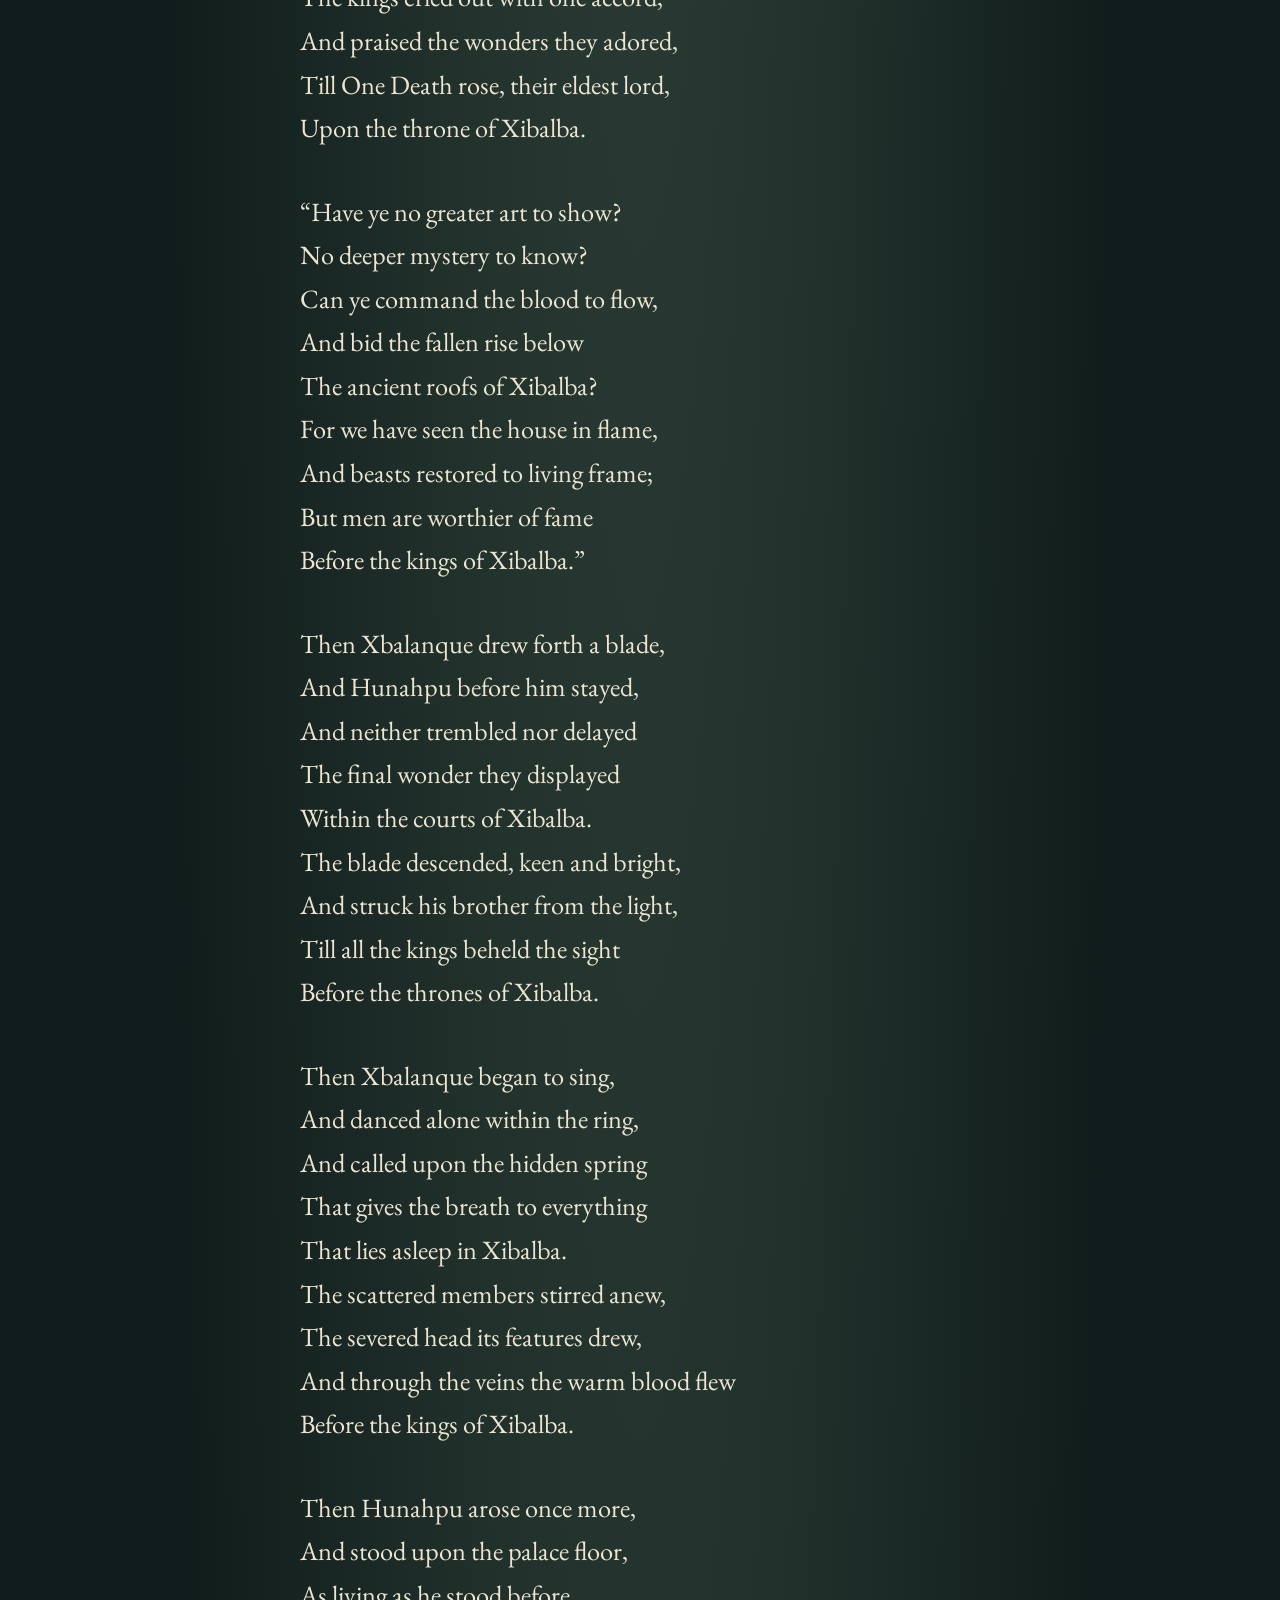
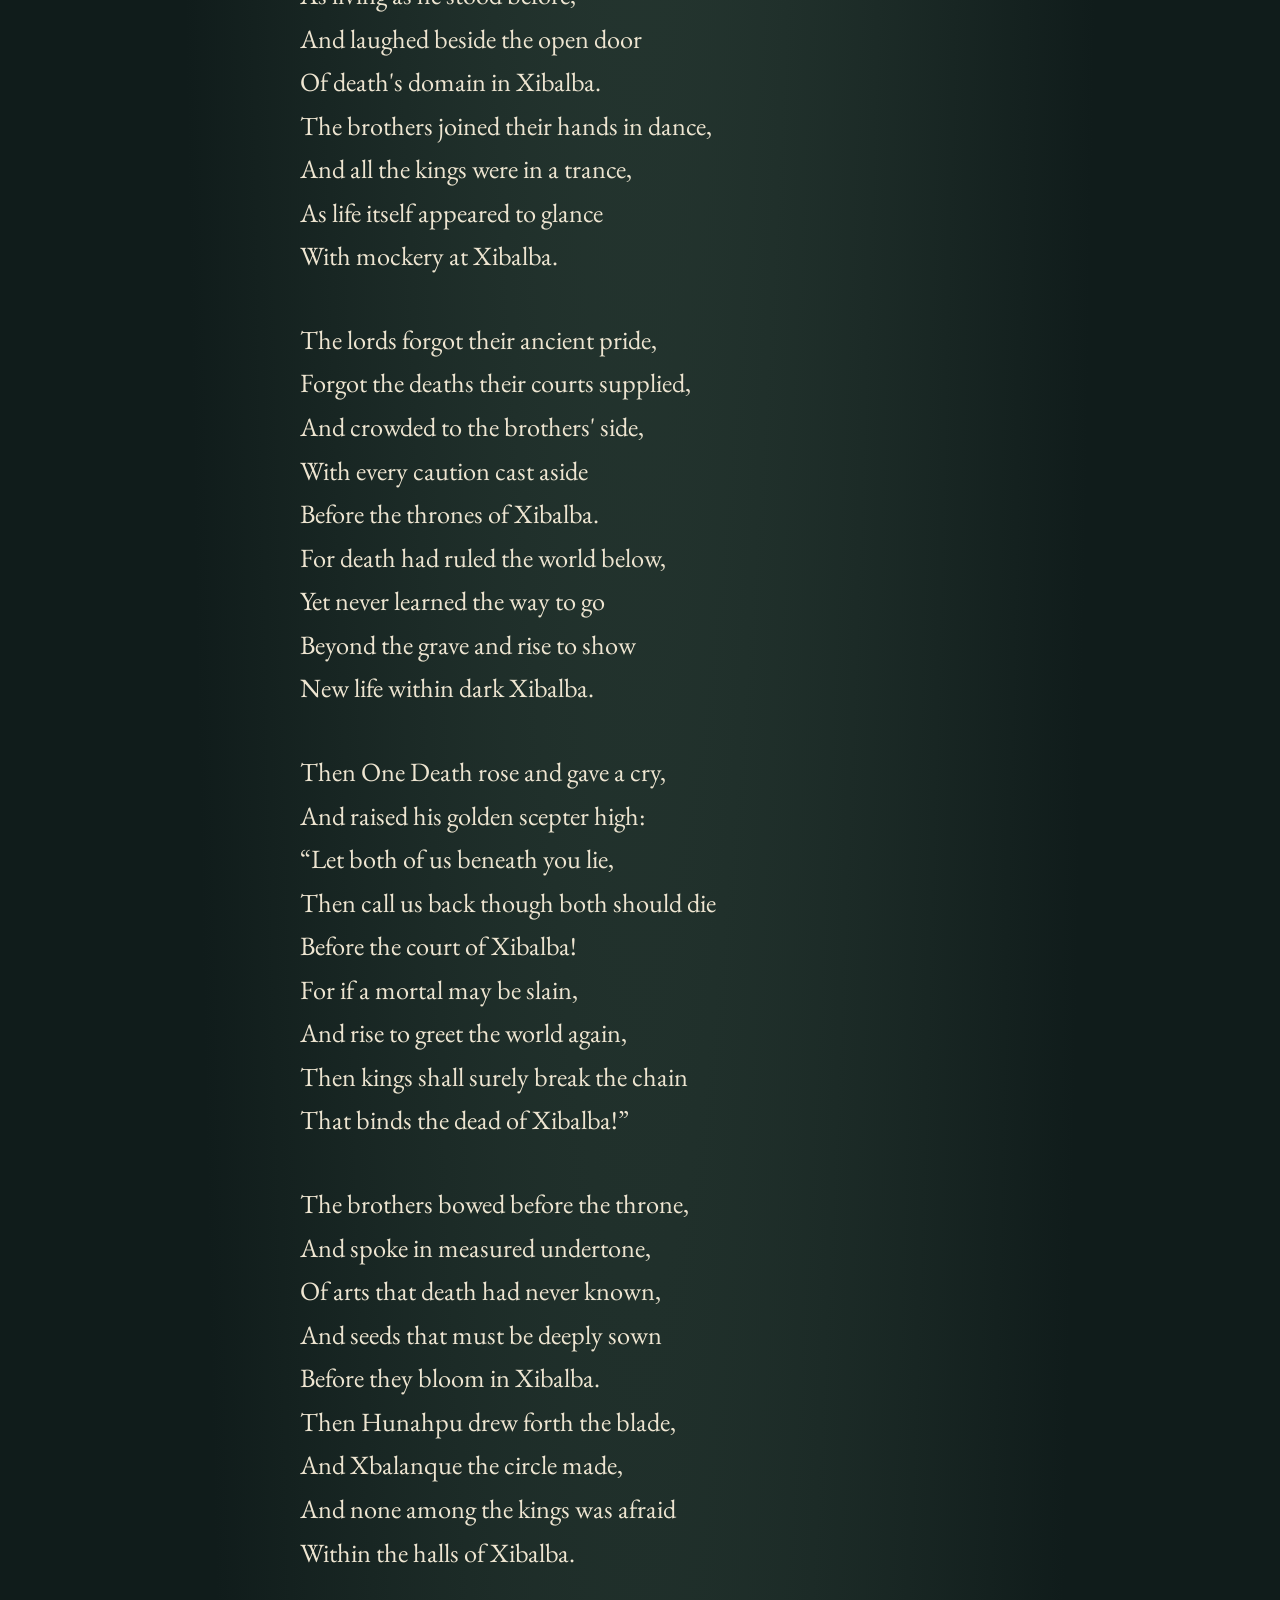
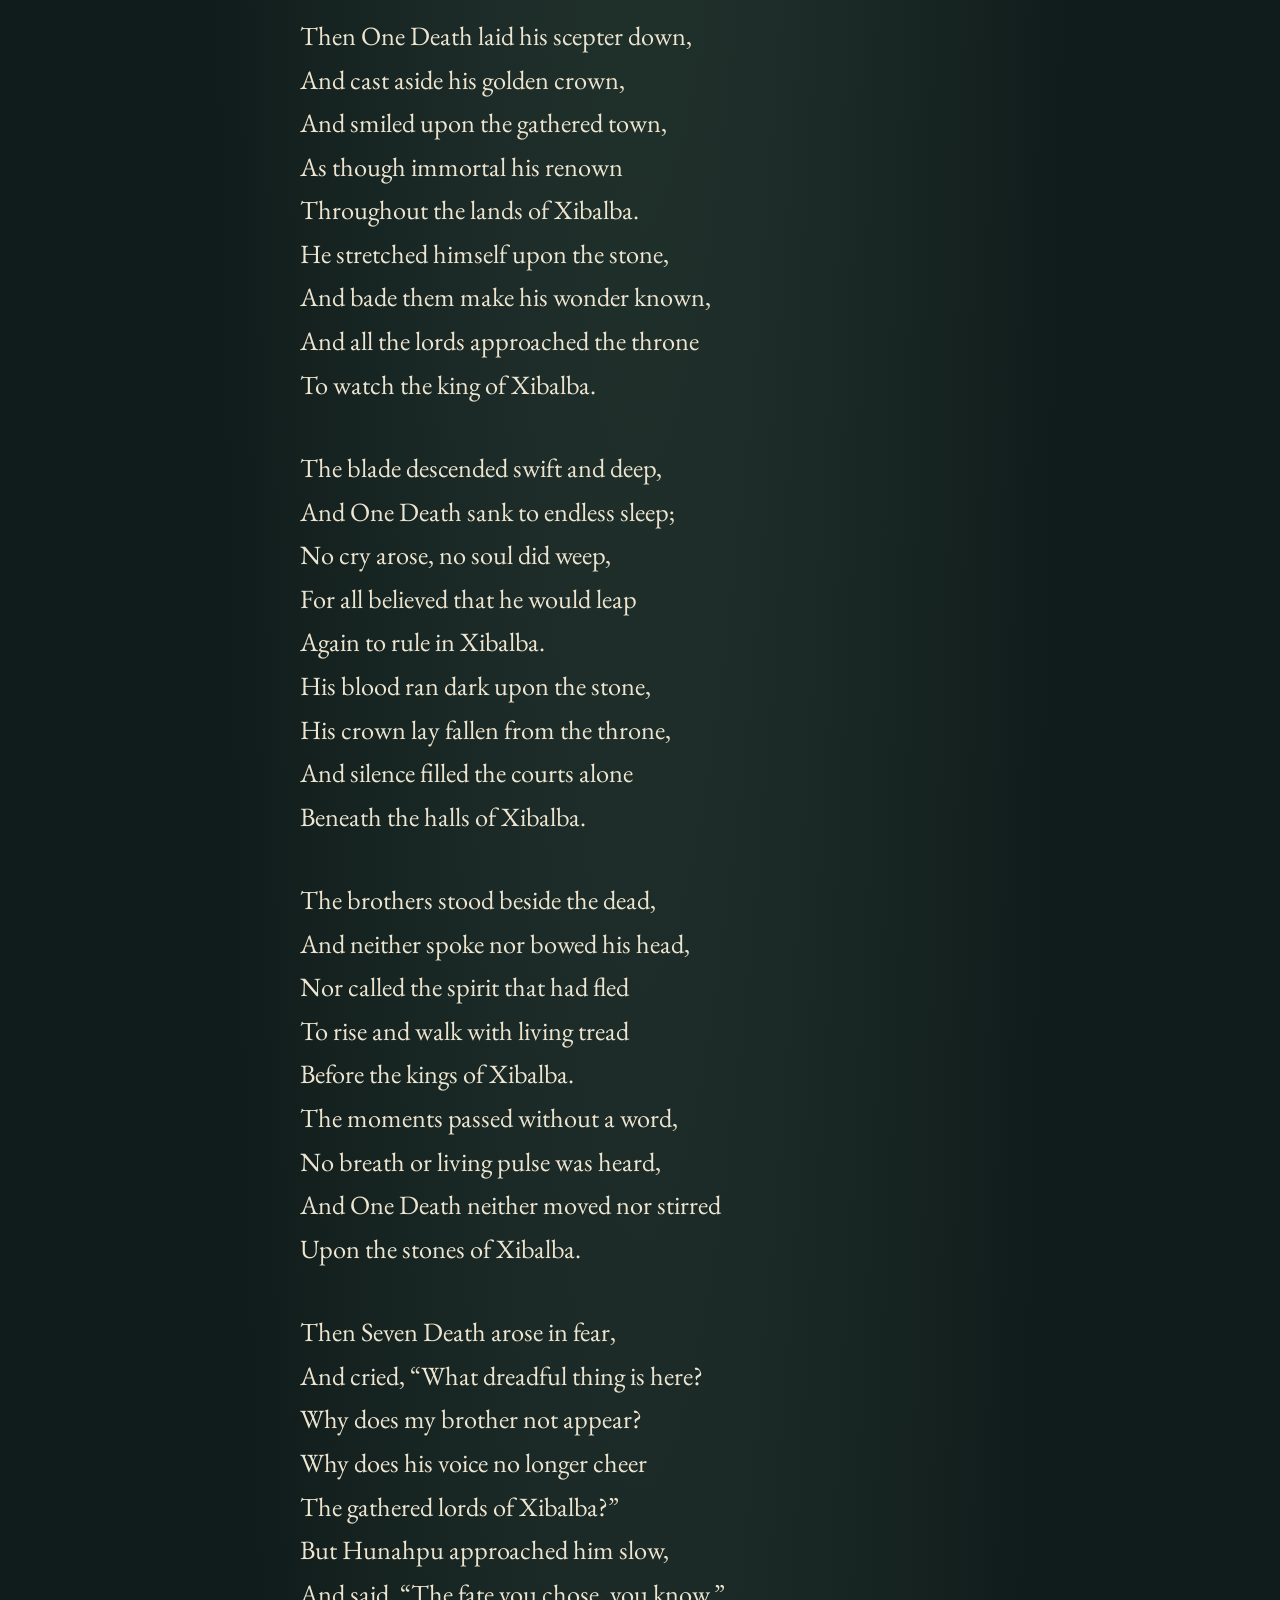
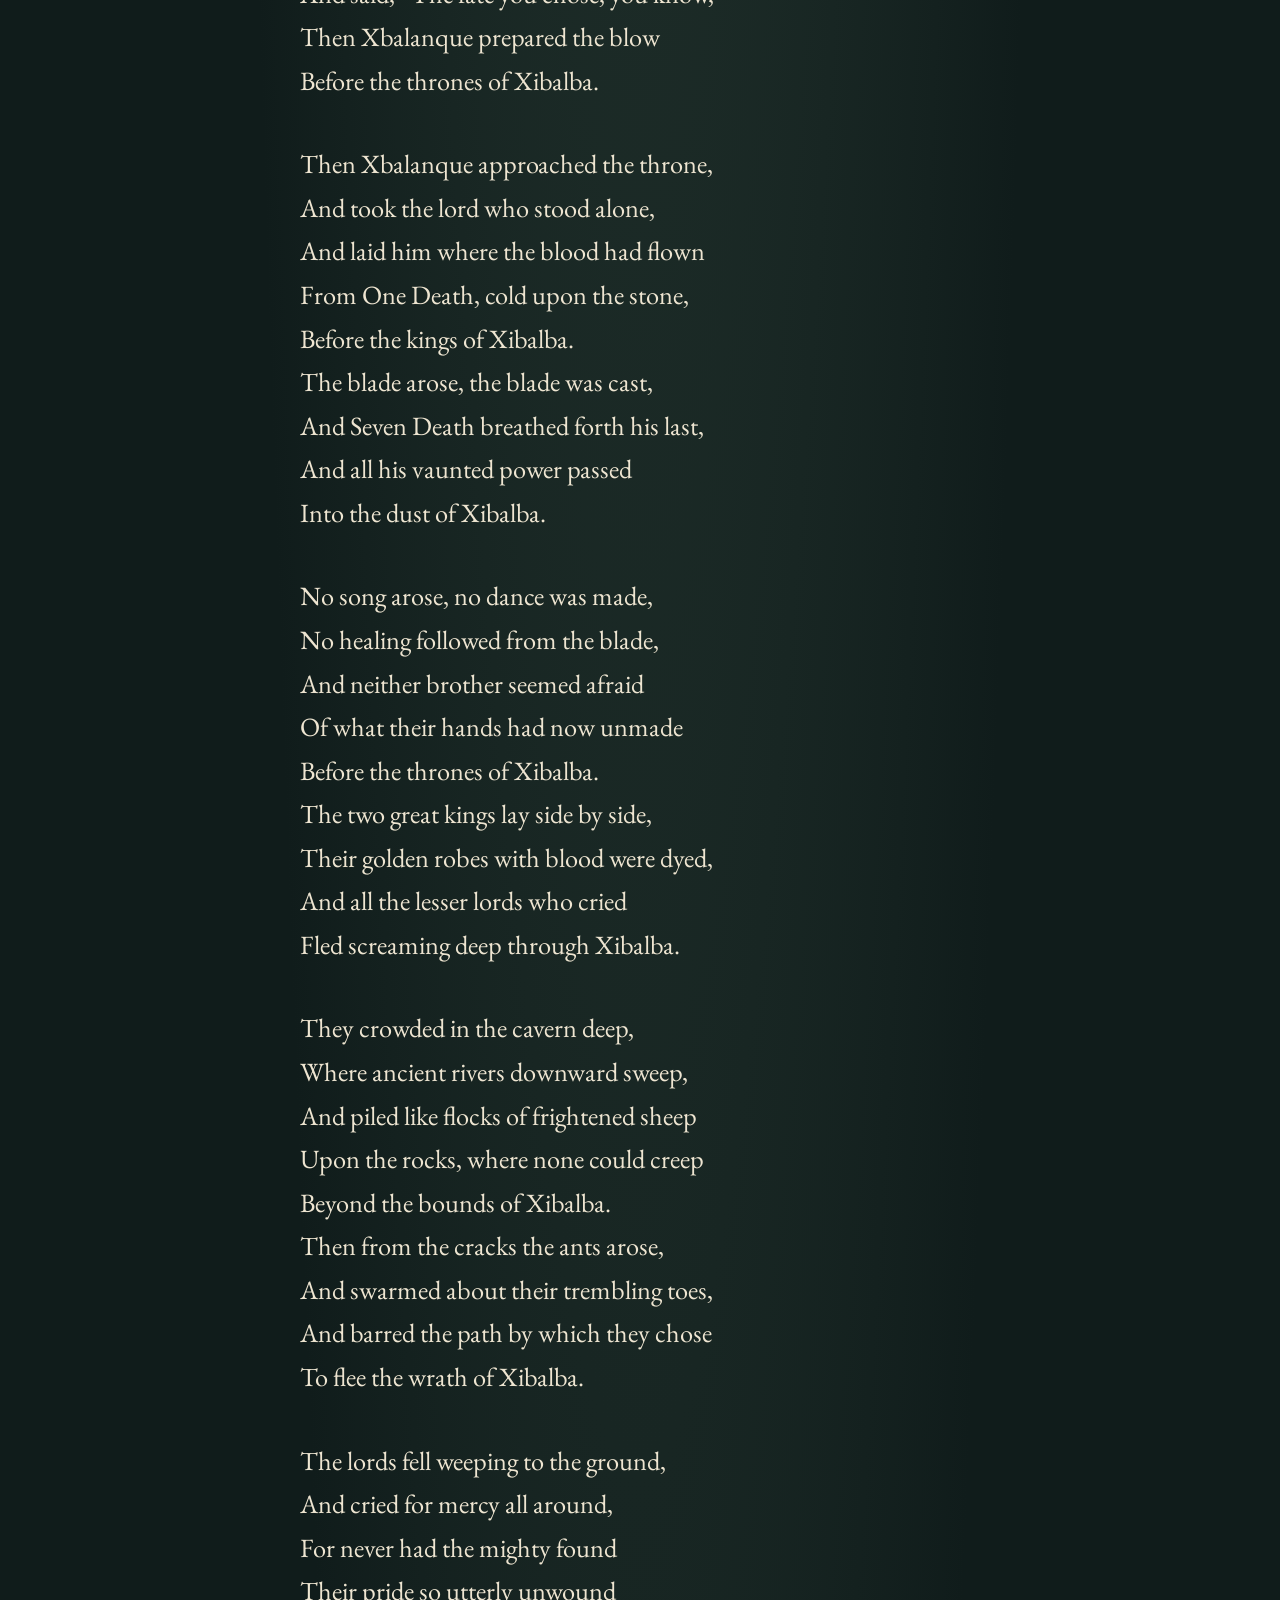
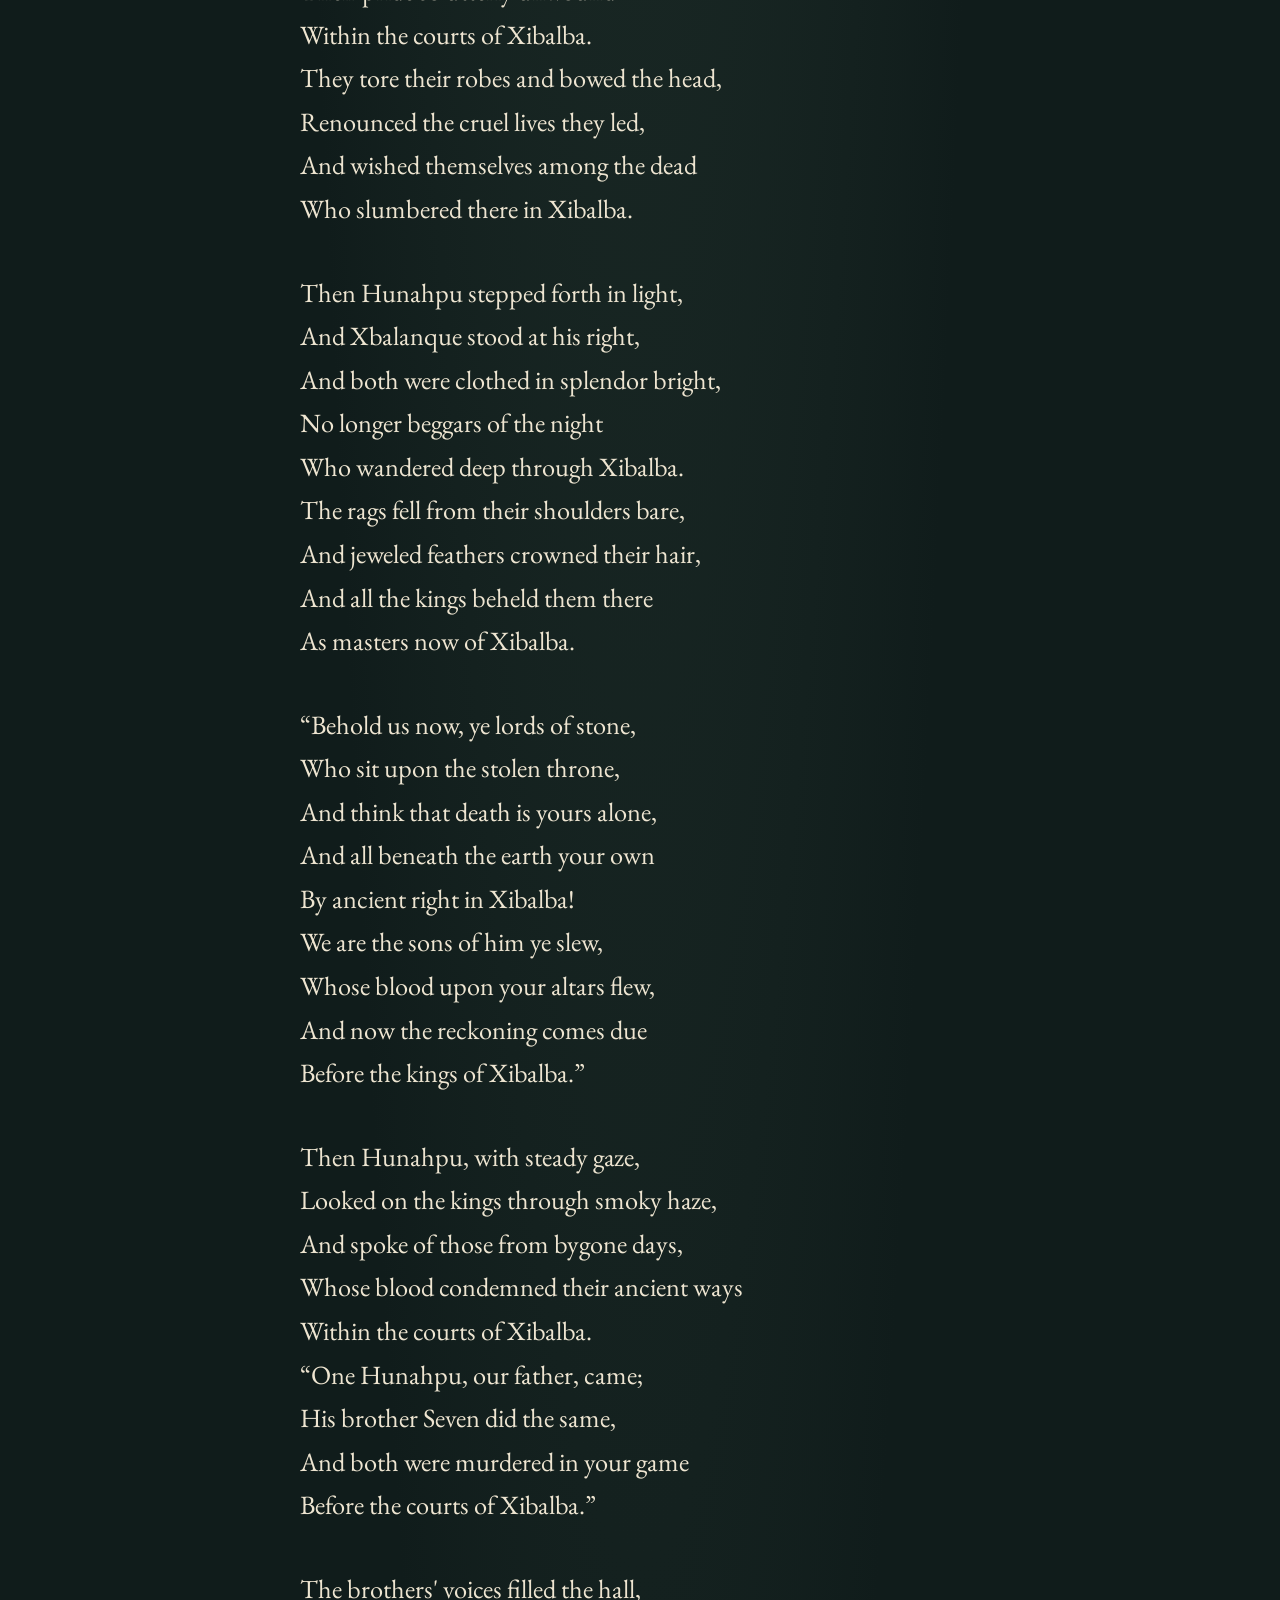
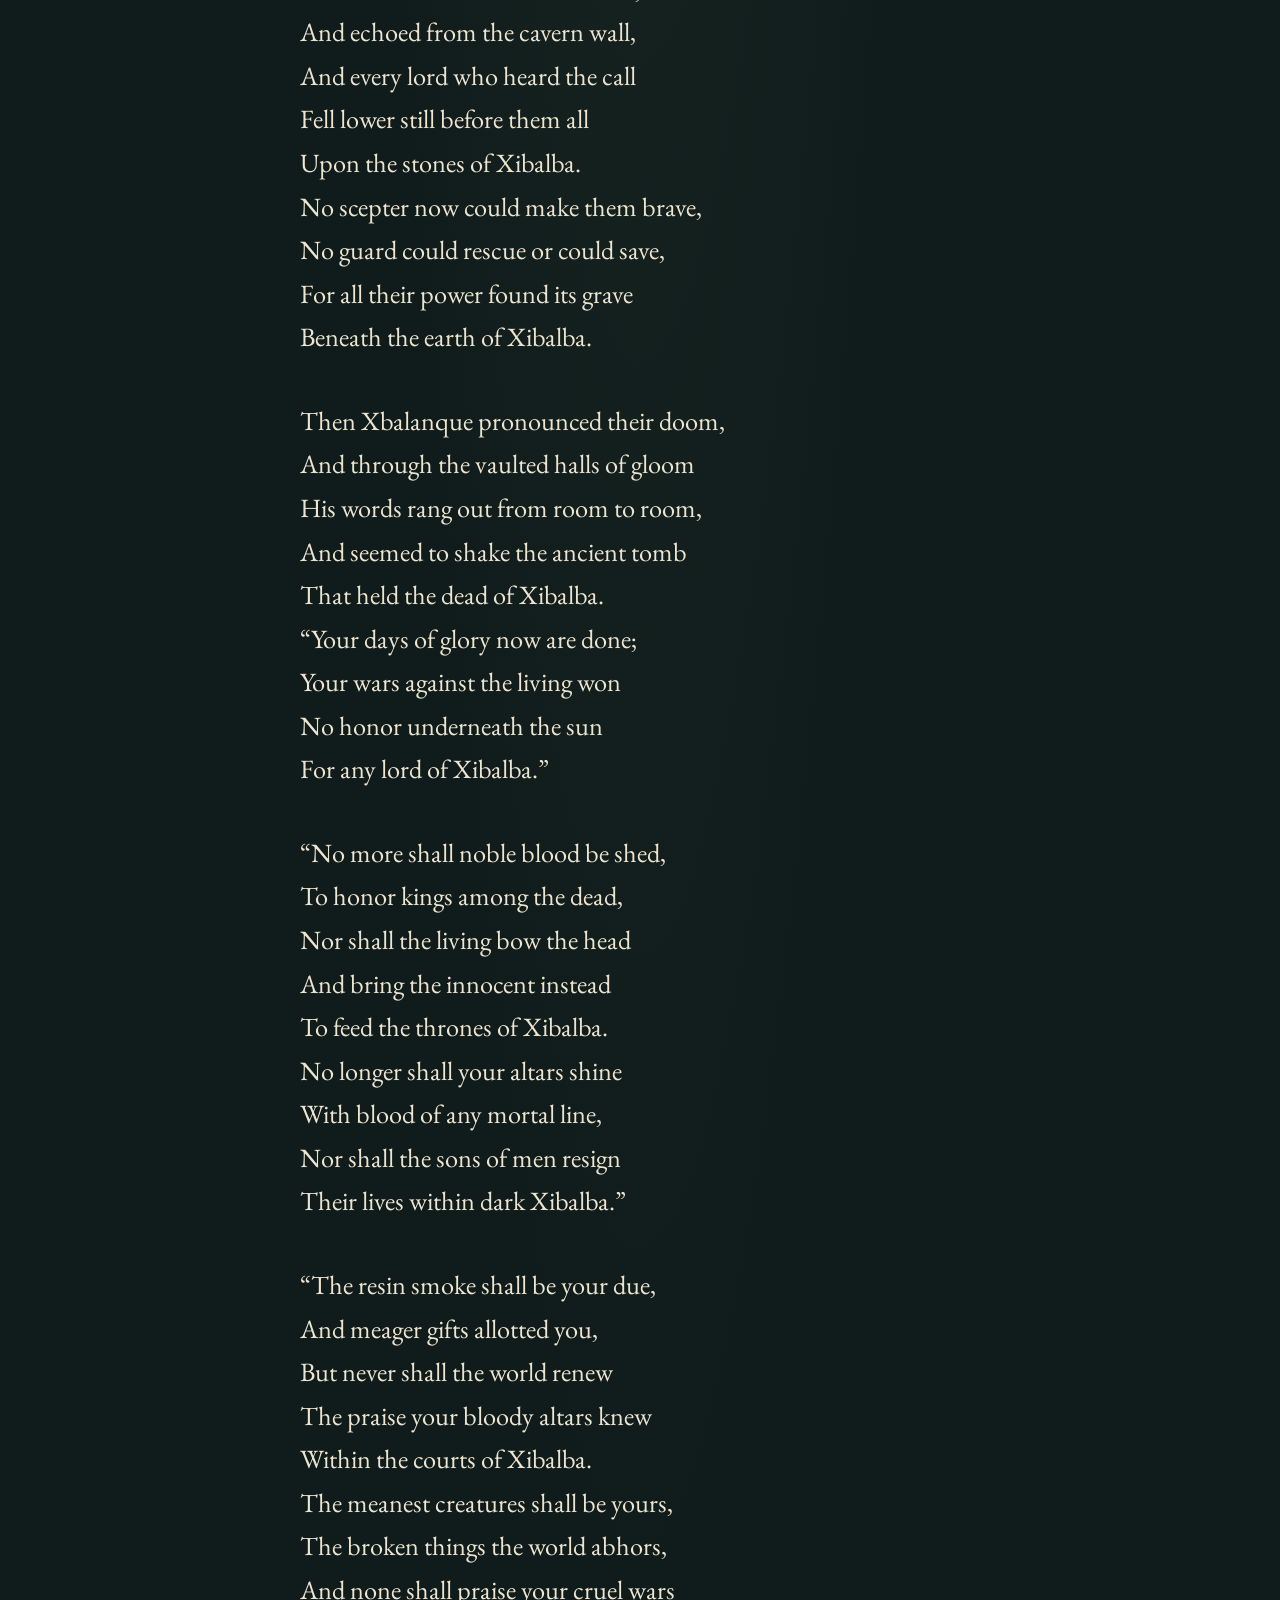
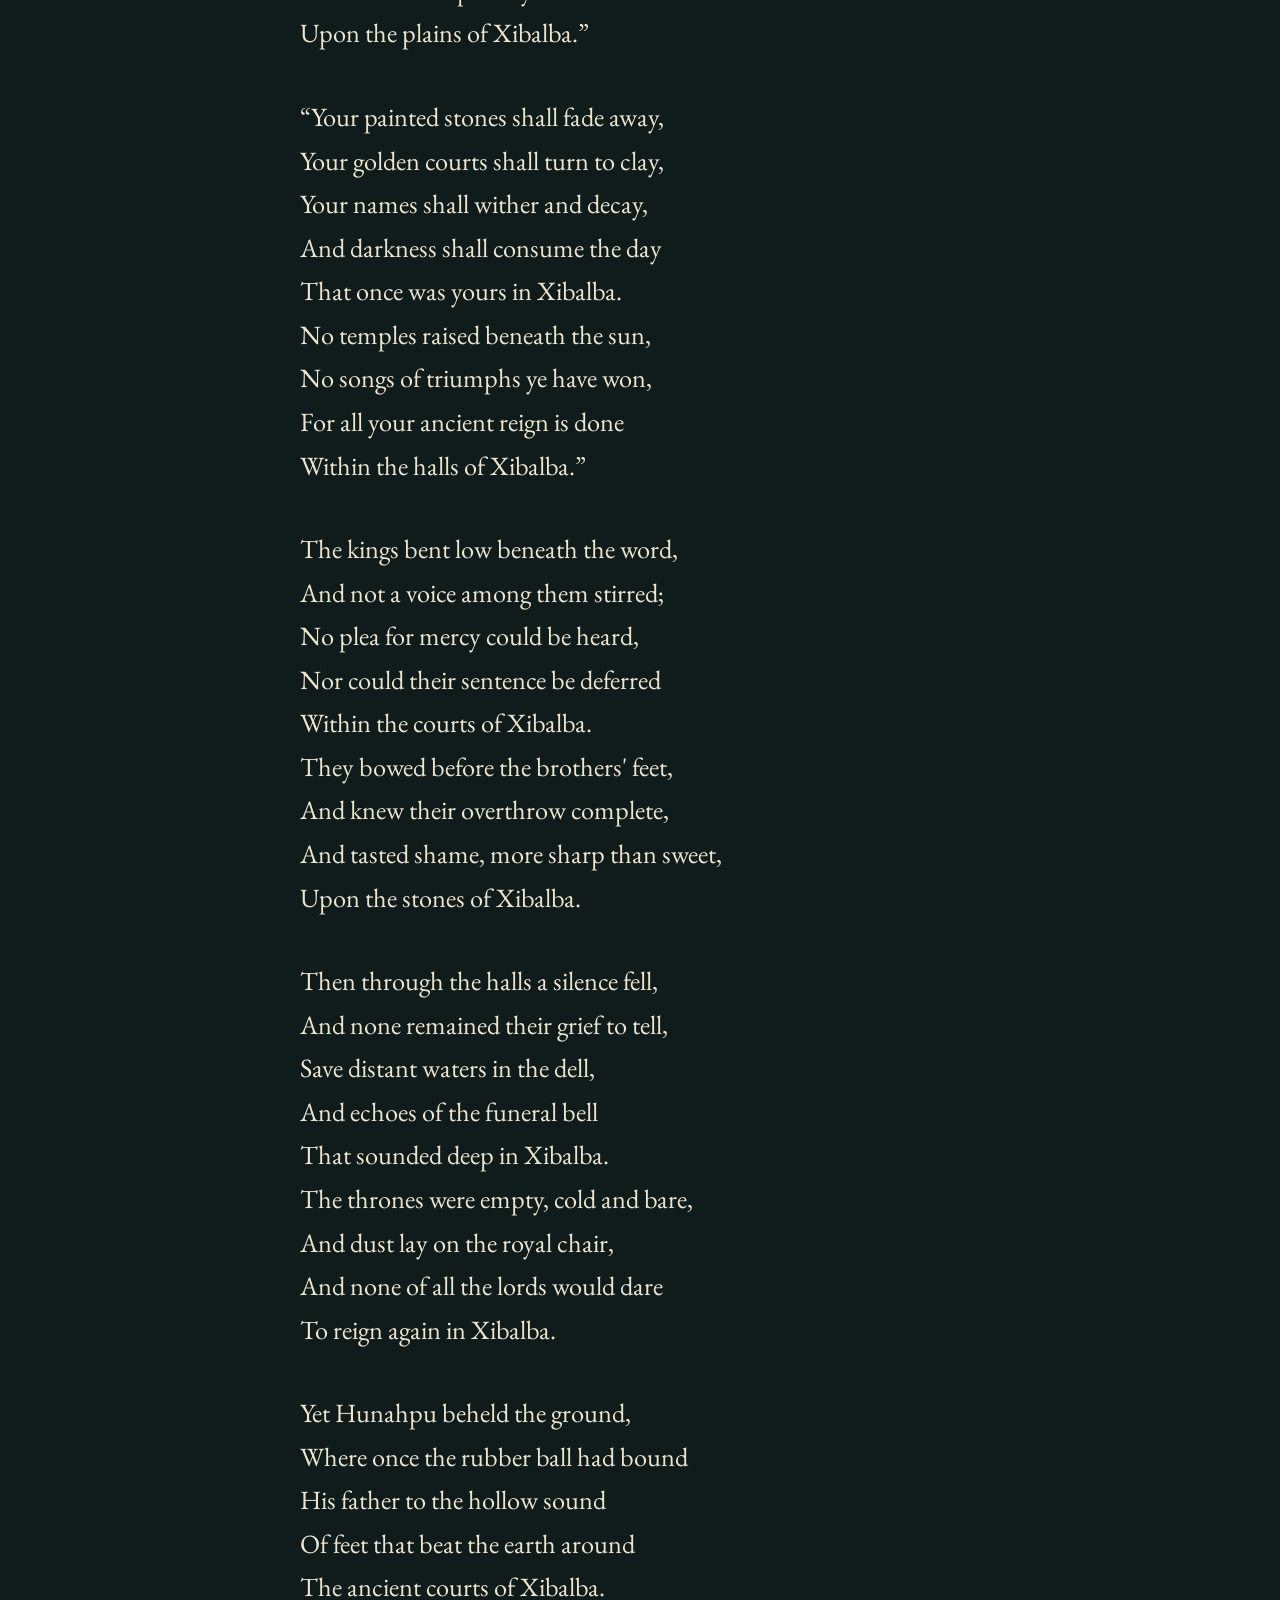
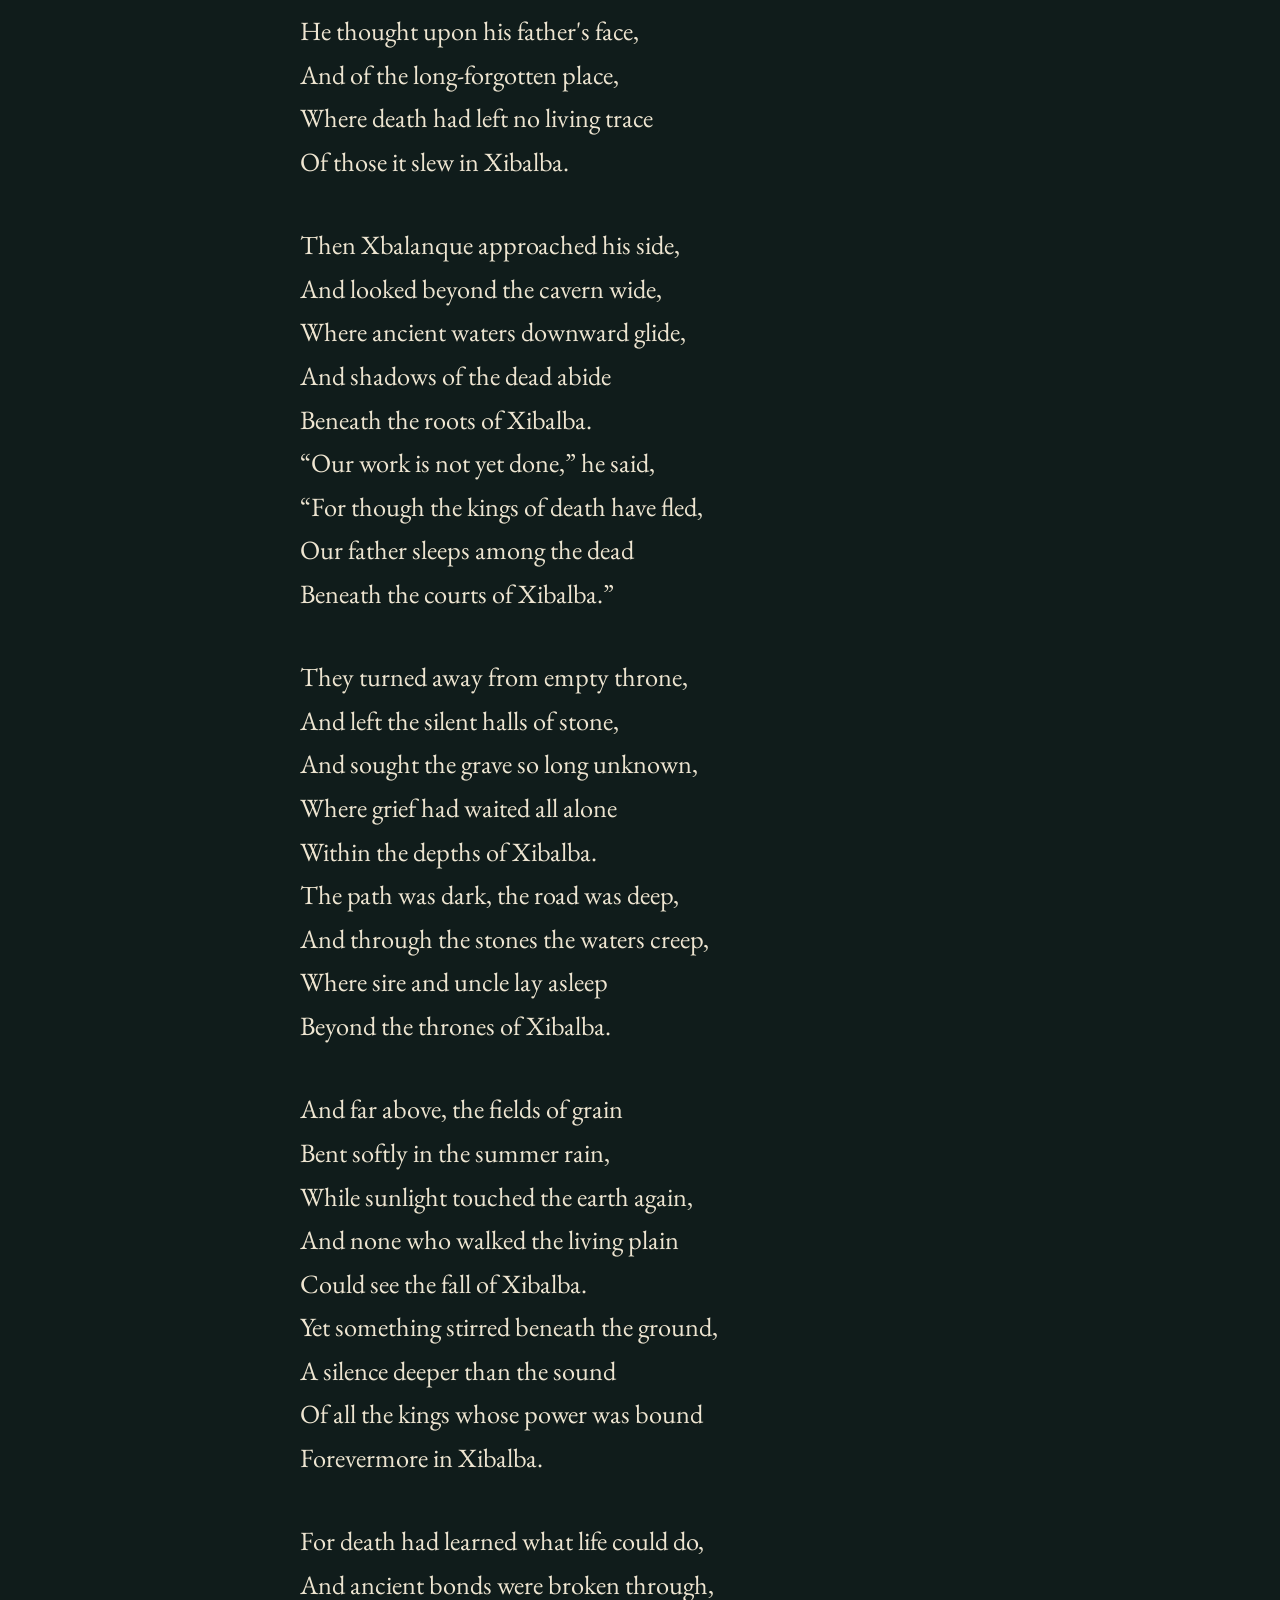
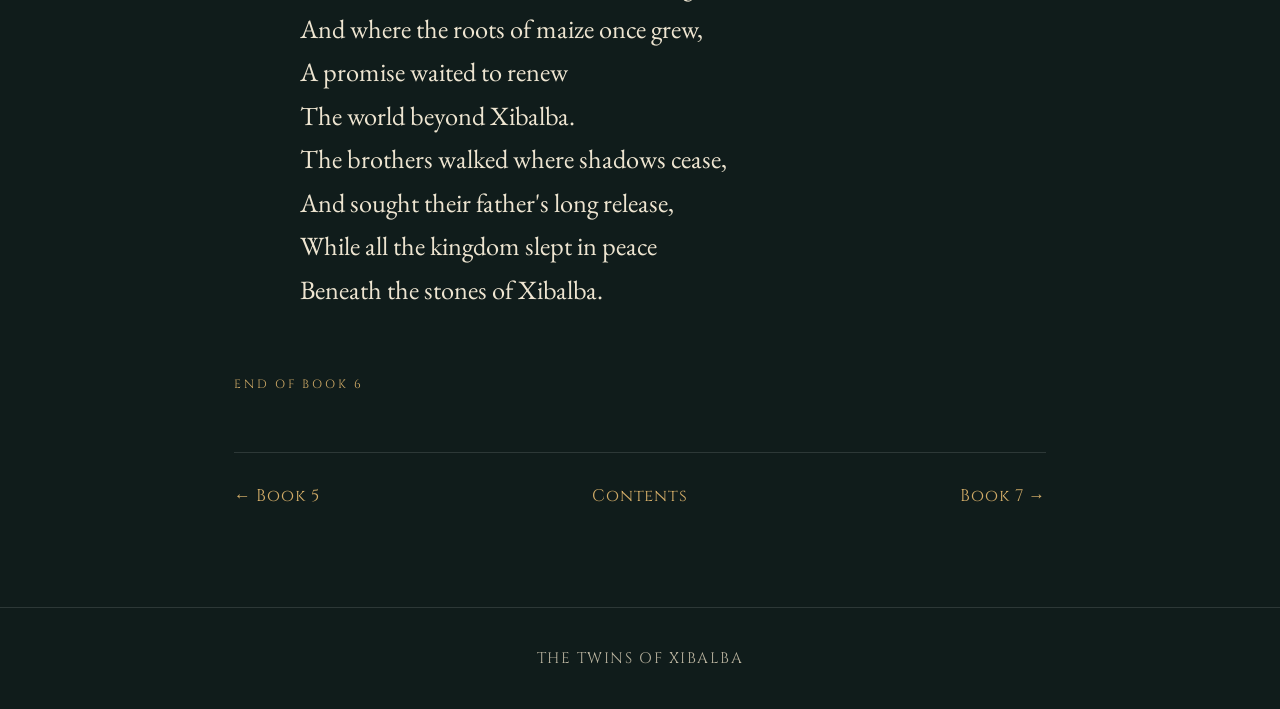
<file: book-6.html>
<!doctype html>
<html lang="en">
<head>
  <meta charset="utf-8">
  <meta name="viewport" content="width=device-width, initial-scale=1">
  <title>Book 6: The Fall of the Lords of Death | The Twins of Xibalba</title>
  <meta name="description" content="Book VI: The Fall of the Lords of Death of The Twins of Xibalba epic poem.">
  <link rel="icon" type="image/svg+xml" href="gate.svg">
  <link rel="stylesheet" href="style.css">
  <link rel="preconnect" href="https://fonts.googleapis.com">
  <link rel="preconnect" href="https://fonts.gstatic.com" crossorigin>
  <script>
    (function() {
      try {
        if (localStorage.getItem('theme') === 'paper') {
          document.documentElement.setAttribute('data-theme', 'paper');
        }
      } catch(e) {}
    })();
  </script>
</head>
<body>
  <header>
    <a class="brand" href="index.html">
      <img src="gate.svg" alt="" class="brand-icon" width="22" height="28">
      <span>THE TWINS OF XIBALBA</span>
    </a>
    <div class="header-actions">
      <button id="theme-toggle" class="theme-toggle" type="button" aria-label="Toggle paper mode" title="Switch between Night and Paper mode">
        <span class="theme-toggle-icon">📜</span>
        <span class="theme-toggle-label">Paper</span>
      </button>
      <a href="index.html" class="header-link">All seven books</a>
    </div>
  </header>
  
  <main class="wrap">
    <div class="eyebrow">Book 6 of VII</div>
    <h1>The Fall of the Lords of Death</h1>
    <div class="rule"></div>
    
    <article class="poem">
<p class="stanza">Within the hall of carven stone,
The lords sat high on seats of bone,
And summoned to their awful throne
Two beggars, poor and all unknown,
Before the kings of Xibalba.
They stood beneath the torches bright,
Their faces hidden from the light,
And none foresaw the coming night
That waited there in Xibalba.</p>
<p class="stanza">Then Xbalanque approached the wall,
And bade the servants clear the hall,
Then set the rafters, great and tall,
Ablaze before the eyes of all
The watching kings of Xibalba.
The flames arose in tongues of red,
And through the vaulted ceiling spread,
Till roof and timber fell like lead
Upon the floors of Xibalba.</p>
<p class="stanza">The walls returned, the rafters grew,
The golden lamps their places knew,
And every painted stone shone new,
Restored before the monarchs&#x27; view
Within the courts of Xibalba.
The kings cried out with one accord,
And praised the wonders they adored,
Till One Death rose, their eldest lord,
Upon the throne of Xibalba.</p>
<p class="stanza">“Have ye no greater art to show?
No deeper mystery to know?
Can ye command the blood to flow,
And bid the fallen rise below
The ancient roofs of Xibalba?
For we have seen the house in flame,
And beasts restored to living frame;
But men are worthier of fame
Before the kings of Xibalba.”</p>
<p class="stanza">Then Xbalanque drew forth a blade,
And Hunahpu before him stayed,
And neither trembled nor delayed
The final wonder they displayed
Within the courts of Xibalba.
The blade descended, keen and bright,
And struck his brother from the light,
Till all the kings beheld the sight
Before the thrones of Xibalba.</p>
<p class="stanza">Then Xbalanque began to sing,
And danced alone within the ring,
And called upon the hidden spring
That gives the breath to everything
That lies asleep in Xibalba.
The scattered members stirred anew,
The severed head its features drew,
And through the veins the warm blood flew
Before the kings of Xibalba.</p>
<p class="stanza">Then Hunahpu arose once more,
And stood upon the palace floor,
As living as he stood before,
And laughed beside the open door
Of death&#x27;s domain in Xibalba.
The brothers joined their hands in dance,
And all the kings were in a trance,
As life itself appeared to glance
With mockery at Xibalba.</p>
<p class="stanza">The lords forgot their ancient pride,
Forgot the deaths their courts supplied,
And crowded to the brothers&#x27; side,
With every caution cast aside
Before the thrones of Xibalba.
For death had ruled the world below,
Yet never learned the way to go
Beyond the grave and rise to show
New life within dark Xibalba.</p>
<p class="stanza">Then One Death rose and gave a cry,
And raised his golden scepter high:
“Let both of us beneath you lie,
Then call us back though both should die
Before the court of Xibalba!
For if a mortal may be slain,
And rise to greet the world again,
Then kings shall surely break the chain
That binds the dead of Xibalba!”</p>
<p class="stanza">The brothers bowed before the throne,
And spoke in measured undertone,
Of arts that death had never known,
And seeds that must be deeply sown
Before they bloom in Xibalba.
Then Hunahpu drew forth the blade,
And Xbalanque the circle made,
And none among the kings was afraid
Within the halls of Xibalba.</p>
<p class="stanza">Then One Death laid his scepter down,
And cast aside his golden crown,
And smiled upon the gathered town,
As though immortal his renown
Throughout the lands of Xibalba.
He stretched himself upon the stone,
And bade them make his wonder known,
And all the lords approached the throne
To watch the king of Xibalba.</p>
<p class="stanza">The blade descended swift and deep,
And One Death sank to endless sleep;
No cry arose, no soul did weep,
For all believed that he would leap
Again to rule in Xibalba.
His blood ran dark upon the stone,
His crown lay fallen from the throne,
And silence filled the courts alone
Beneath the halls of Xibalba.</p>
<p class="stanza">The brothers stood beside the dead,
And neither spoke nor bowed his head,
Nor called the spirit that had fled
To rise and walk with living tread
Before the kings of Xibalba.
The moments passed without a word,
No breath or living pulse was heard,
And One Death neither moved nor stirred
Upon the stones of Xibalba.</p>
<p class="stanza">Then Seven Death arose in fear,
And cried, “What dreadful thing is here?
Why does my brother not appear?
Why does his voice no longer cheer
The gathered lords of Xibalba?”
But Hunahpu approached him slow,
And said, “The fate you chose, you know,”
Then Xbalanque prepared the blow
Before the thrones of Xibalba.</p>
<p class="stanza">Then Xbalanque approached the throne,
And took the lord who stood alone,
And laid him where the blood had flown
From One Death, cold upon the stone,
Before the kings of Xibalba.
The blade arose, the blade was cast,
And Seven Death breathed forth his last,
And all his vaunted power passed
Into the dust of Xibalba.</p>
<p class="stanza">No song arose, no dance was made,
No healing followed from the blade,
And neither brother seemed afraid
Of what their hands had now unmade
Before the thrones of Xibalba.
The two great kings lay side by side,
Their golden robes with blood were dyed,
And all the lesser lords who cried
Fled screaming deep through Xibalba.</p>
<p class="stanza">They crowded in the cavern deep,
Where ancient rivers downward sweep,
And piled like flocks of frightened sheep
Upon the rocks, where none could creep
Beyond the bounds of Xibalba.
Then from the cracks the ants arose,
And swarmed about their trembling toes,
And barred the path by which they chose
To flee the wrath of Xibalba.</p>
<p class="stanza">The lords fell weeping to the ground,
And cried for mercy all around,
For never had the mighty found
Their pride so utterly unwound
Within the courts of Xibalba.
They tore their robes and bowed the head,
Renounced the cruel lives they led,
And wished themselves among the dead
Who slumbered there in Xibalba.</p>
<p class="stanza">Then Hunahpu stepped forth in light,
And Xbalanque stood at his right,
And both were clothed in splendor bright,
No longer beggars of the night
Who wandered deep through Xibalba.
The rags fell from their shoulders bare,
And jeweled feathers crowned their hair,
And all the kings beheld them there
As masters now of Xibalba.</p>
<p class="stanza">“Behold us now, ye lords of stone,
Who sit upon the stolen throne,
And think that death is yours alone,
And all beneath the earth your own
By ancient right in Xibalba!
We are the sons of him ye slew,
Whose blood upon your altars flew,
And now the reckoning comes due
Before the kings of Xibalba.”</p>
<p class="stanza">Then Hunahpu, with steady gaze,
Looked on the kings through smoky haze,
And spoke of those from bygone days,
Whose blood condemned their ancient ways
Within the courts of Xibalba.
“One Hunahpu, our father, came;
His brother Seven did the same,
And both were murdered in your game
Before the courts of Xibalba.”</p>
<p class="stanza">The brothers&#x27; voices filled the hall,
And echoed from the cavern wall,
And every lord who heard the call
Fell lower still before them all
Upon the stones of Xibalba.
No scepter now could make them brave,
No guard could rescue or could save,
For all their power found its grave
Beneath the earth of Xibalba.</p>
<p class="stanza">Then Xbalanque pronounced their doom,
And through the vaulted halls of gloom
His words rang out from room to room,
And seemed to shake the ancient tomb
That held the dead of Xibalba.
“Your days of glory now are done;
Your wars against the living won
No honor underneath the sun
For any lord of Xibalba.”</p>
<p class="stanza">“No more shall noble blood be shed,
To honor kings among the dead,
Nor shall the living bow the head
And bring the innocent instead
To feed the thrones of Xibalba.
No longer shall your altars shine
With blood of any mortal line,
Nor shall the sons of men resign
Their lives within dark Xibalba.”</p>
<p class="stanza">“The resin smoke shall be your due,
And meager gifts allotted you,
But never shall the world renew
The praise your bloody altars knew
Within the courts of Xibalba.
The meanest creatures shall be yours,
The broken things the world abhors,
And none shall praise your cruel wars
Upon the plains of Xibalba.”</p>
<p class="stanza">“Your painted stones shall fade away,
Your golden courts shall turn to clay,
Your names shall wither and decay,
And darkness shall consume the day
That once was yours in Xibalba.
No temples raised beneath the sun,
No songs of triumphs ye have won,
For all your ancient reign is done
Within the halls of Xibalba.”</p>
<p class="stanza">The kings bent low beneath the word,
And not a voice among them stirred;
No plea for mercy could be heard,
Nor could their sentence be deferred
Within the courts of Xibalba.
They bowed before the brothers&#x27; feet,
And knew their overthrow complete,
And tasted shame, more sharp than sweet,
Upon the stones of Xibalba.</p>
<p class="stanza">Then through the halls a silence fell,
And none remained their grief to tell,
Save distant waters in the dell,
And echoes of the funeral bell
That sounded deep in Xibalba.
The thrones were empty, cold and bare,
And dust lay on the royal chair,
And none of all the lords would dare
To reign again in Xibalba.</p>
<p class="stanza">Yet Hunahpu beheld the ground,
Where once the rubber ball had bound
His father to the hollow sound
Of feet that beat the earth around
The ancient courts of Xibalba.
He thought upon his father&#x27;s face,
And of the long-forgotten place,
Where death had left no living trace
Of those it slew in Xibalba.</p>
<p class="stanza">Then Xbalanque approached his side,
And looked beyond the cavern wide,
Where ancient waters downward glide,
And shadows of the dead abide
Beneath the roots of Xibalba.
“Our work is not yet done,” he said,
“For though the kings of death have fled,
Our father sleeps among the dead
Beneath the courts of Xibalba.”</p>
<p class="stanza">They turned away from empty throne,
And left the silent halls of stone,
And sought the grave so long unknown,
Where grief had waited all alone
Within the depths of Xibalba.
The path was dark, the road was deep,
And through the stones the waters creep,
Where sire and uncle lay asleep
Beyond the thrones of Xibalba.</p>
<p class="stanza">And far above, the fields of grain
Bent softly in the summer rain,
While sunlight touched the earth again,
And none who walked the living plain
Could see the fall of Xibalba.
Yet something stirred beneath the ground,
A silence deeper than the sound
Of all the kings whose power was bound
Forevermore in Xibalba.</p>
<p class="stanza">For death had learned what life could do,
And ancient bonds were broken through,
And where the roots of maize once grew,
A promise waited to renew
The world beyond Xibalba.
The brothers walked where shadows cease,
And sought their father&#x27;s long release,
While all the kingdom slept in peace
Beneath the stones of Xibalba.</p>
    </article>
    
    <p class="eyebrow">End of Book 6</p>
    
    <nav class="nav">
      <a href="book-5.html">← Book 5</a>
      <a href="index.html">Contents</a>
      <a href="book-7.html">Book 7 →</a>
    </nav>
  </main>
  
  <footer>THE TWINS OF XIBALBA</footer>
  <script src="script.js"></script>
</body>
</html>
</file>
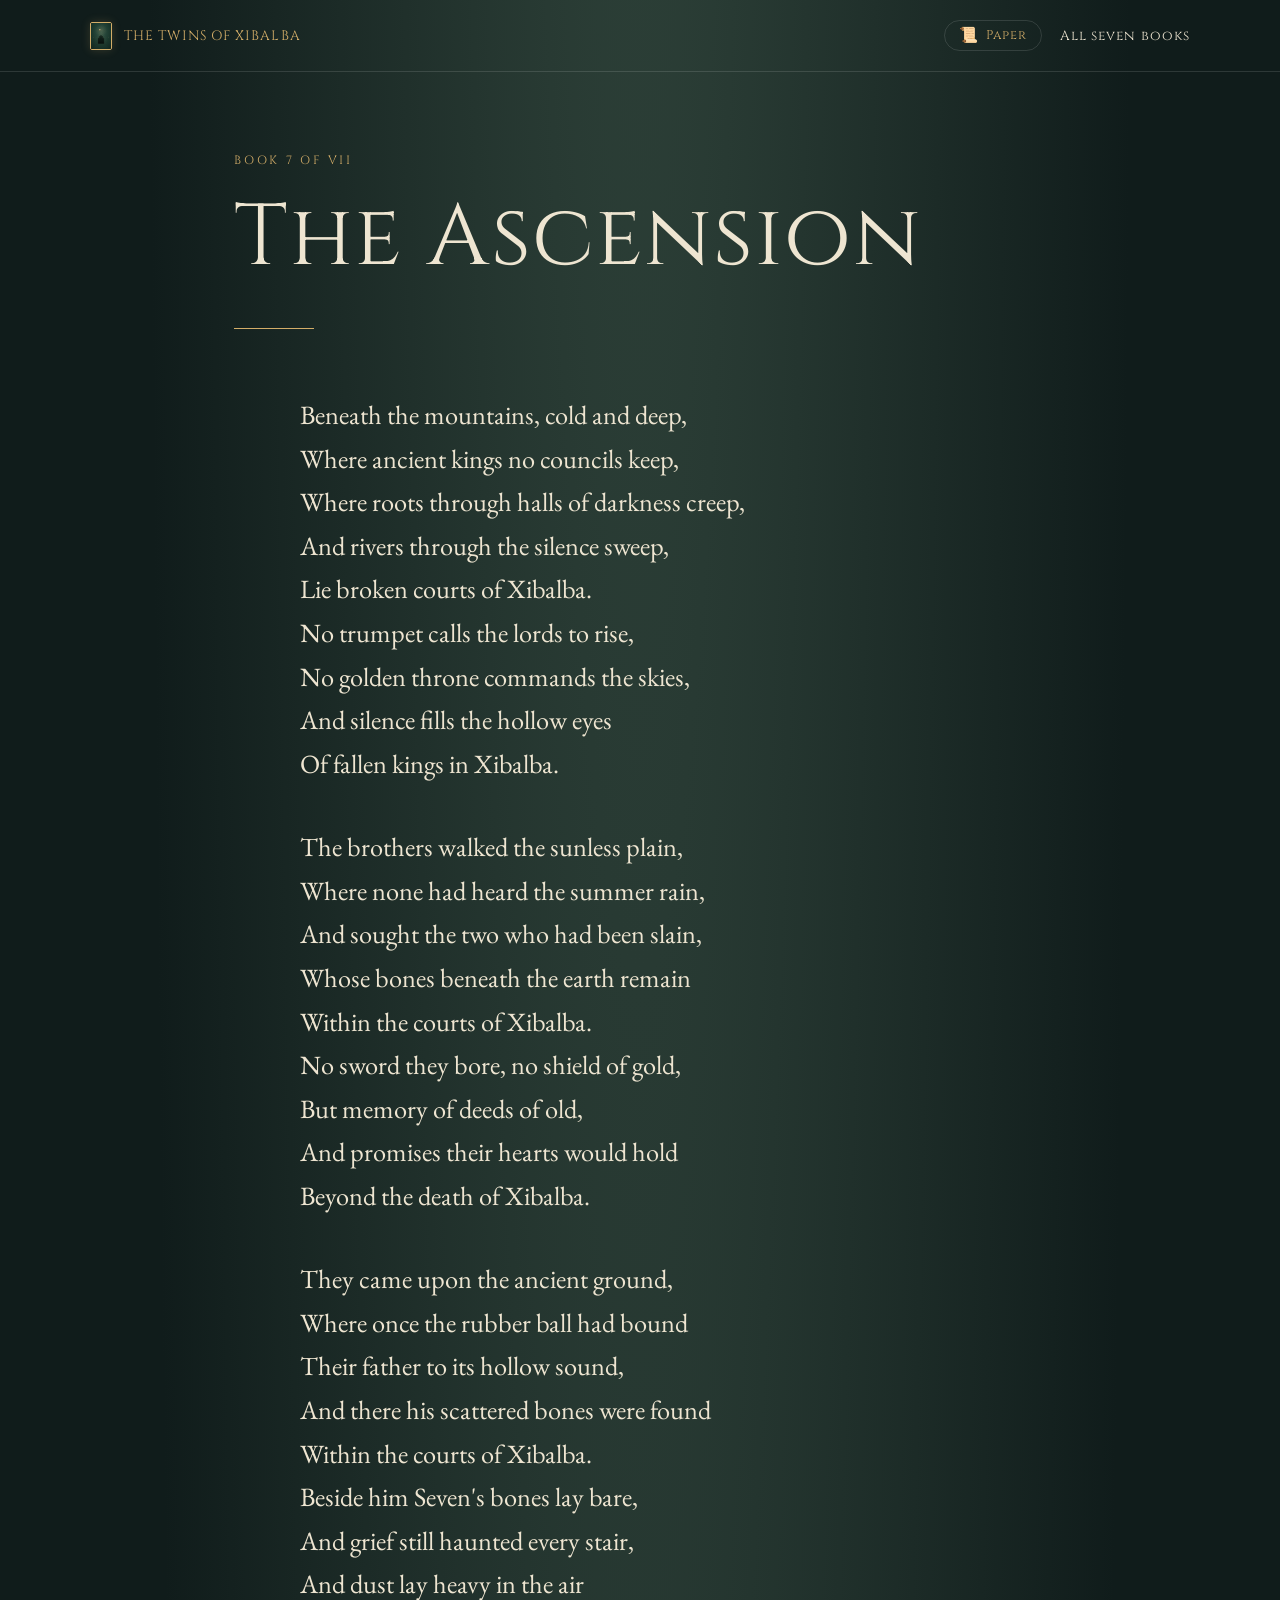
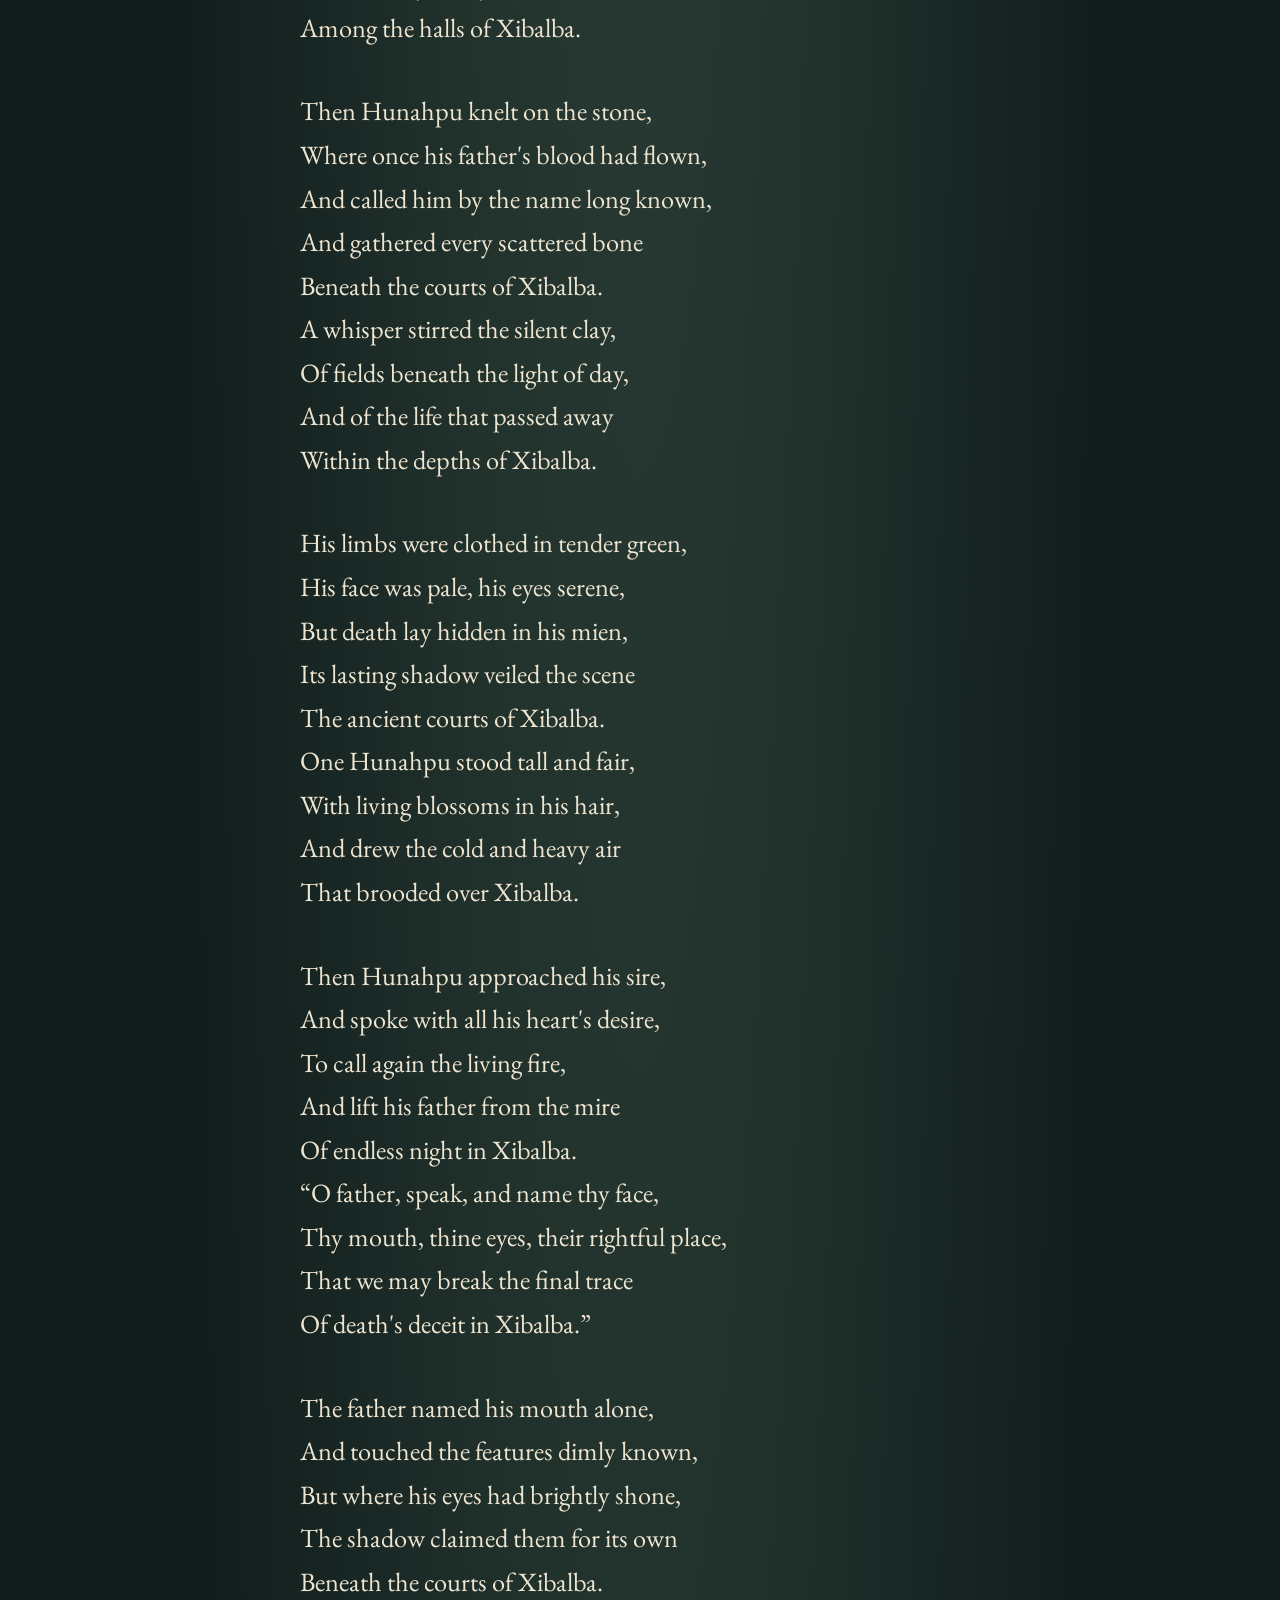
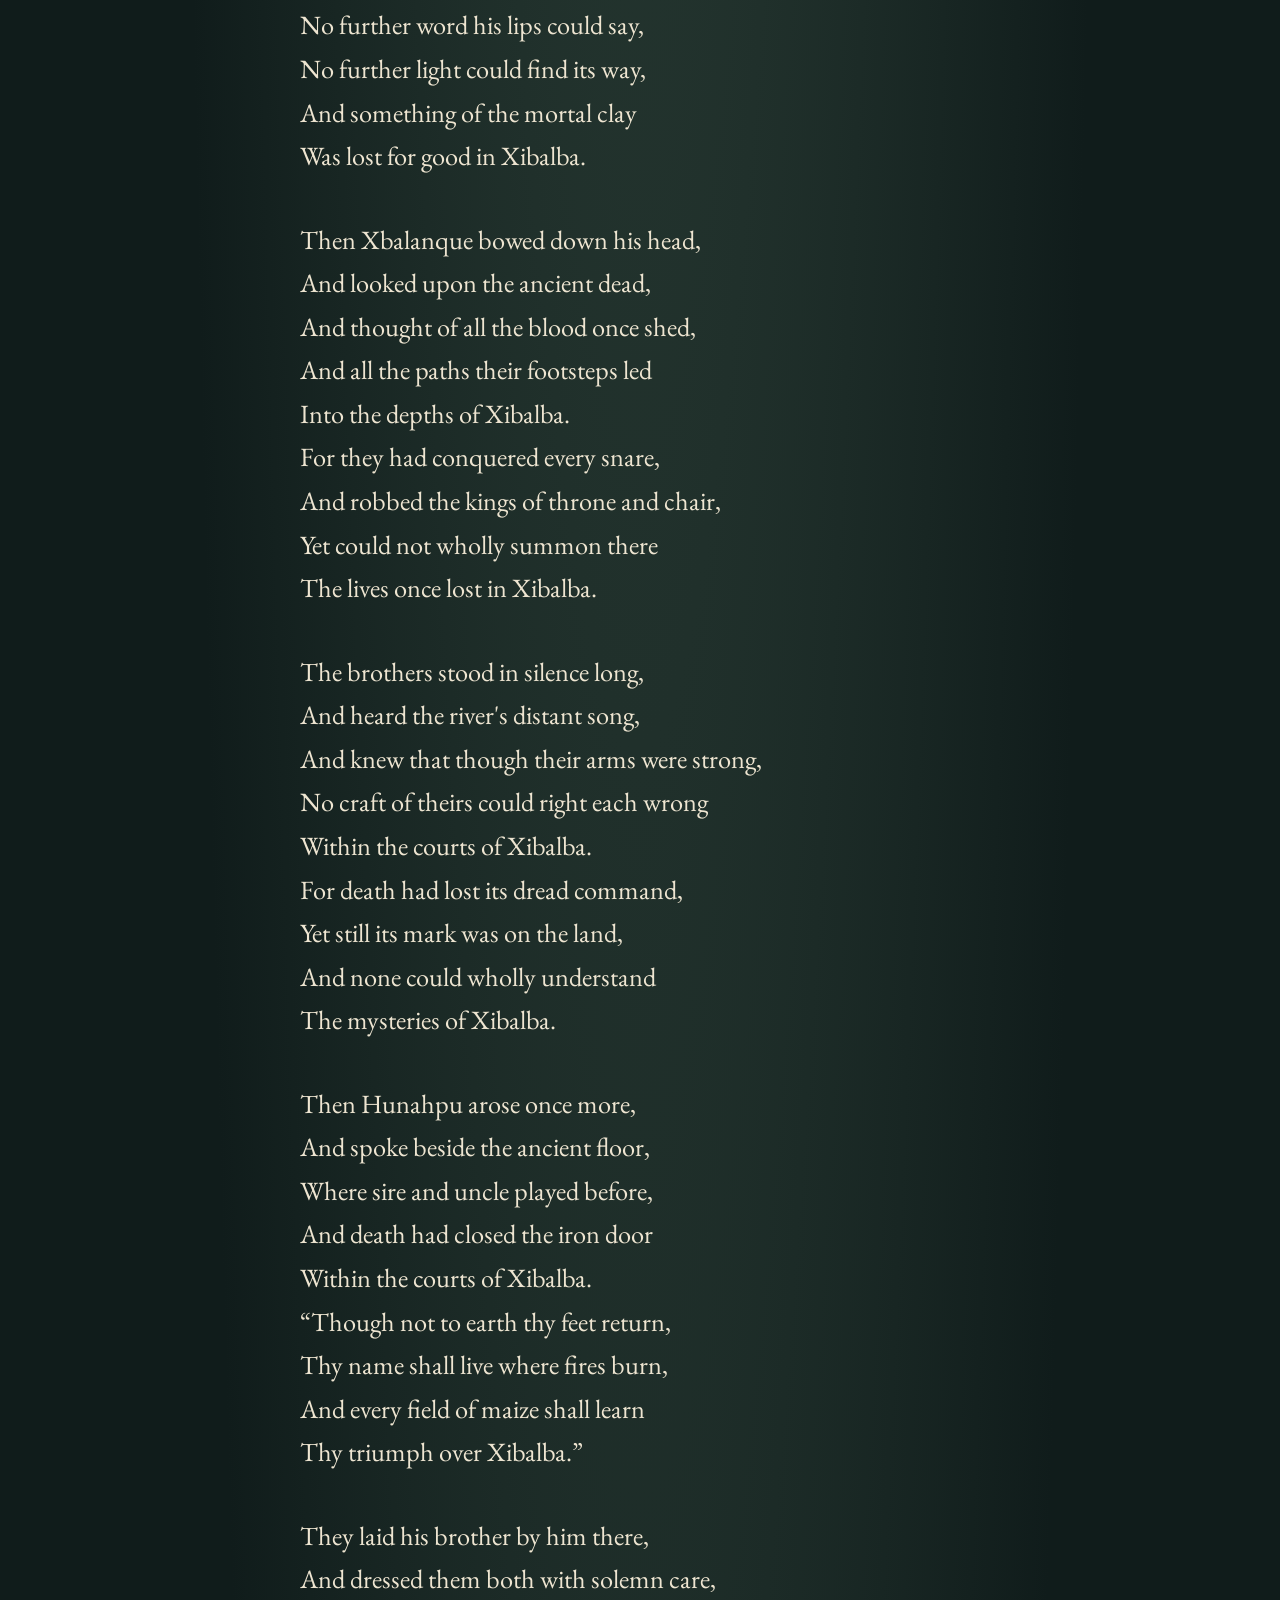
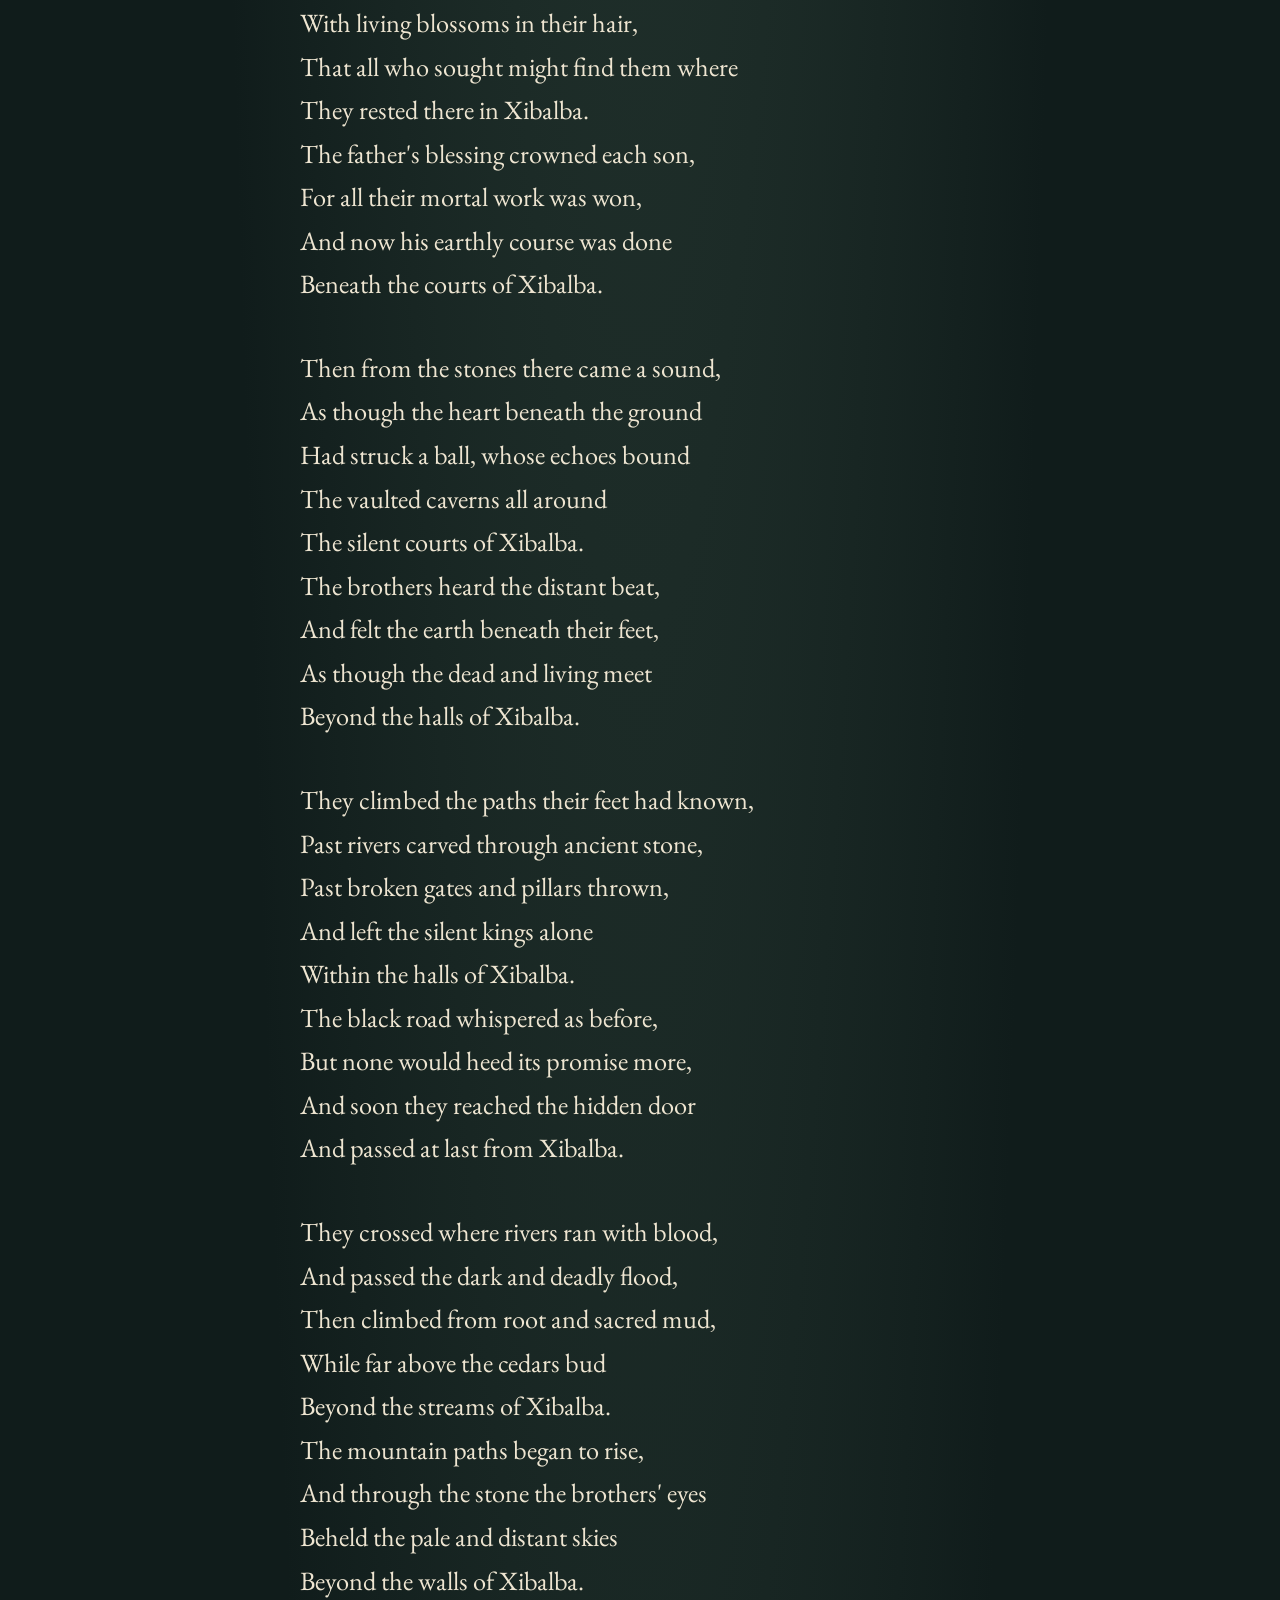
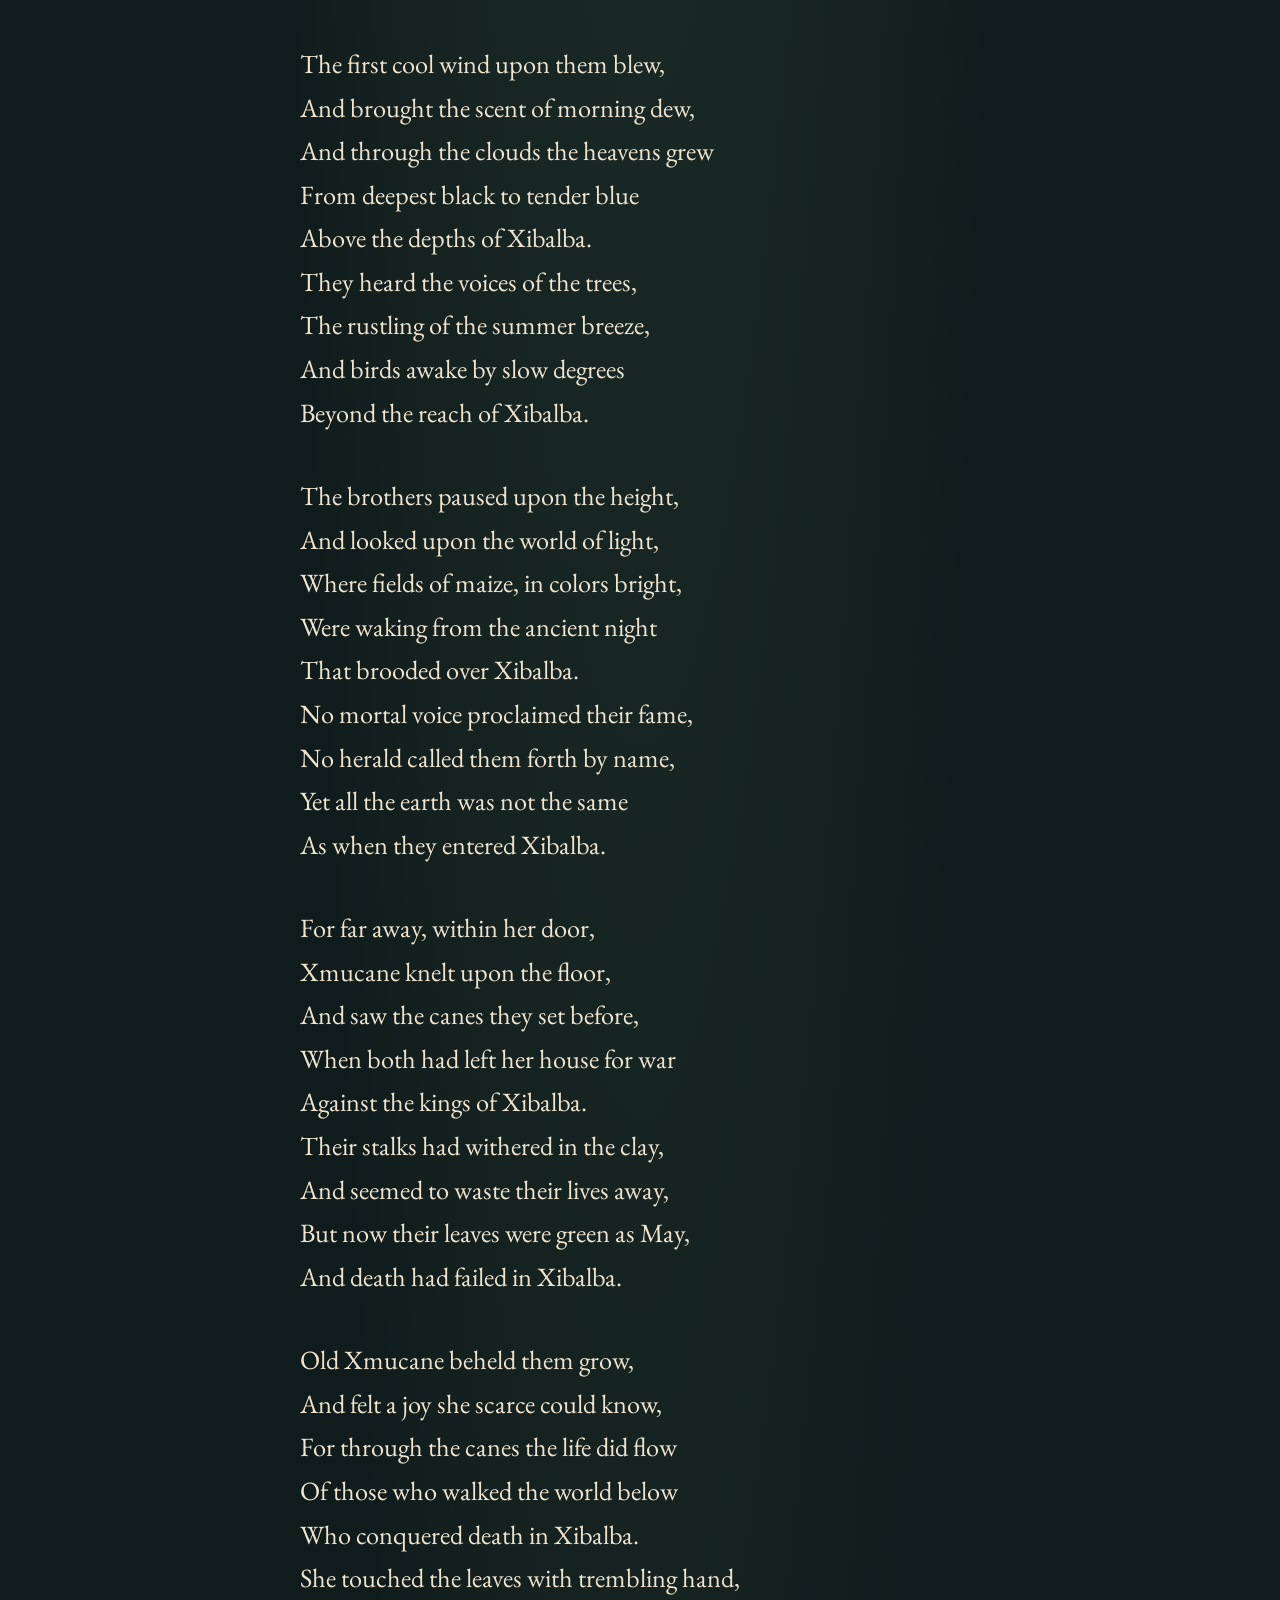
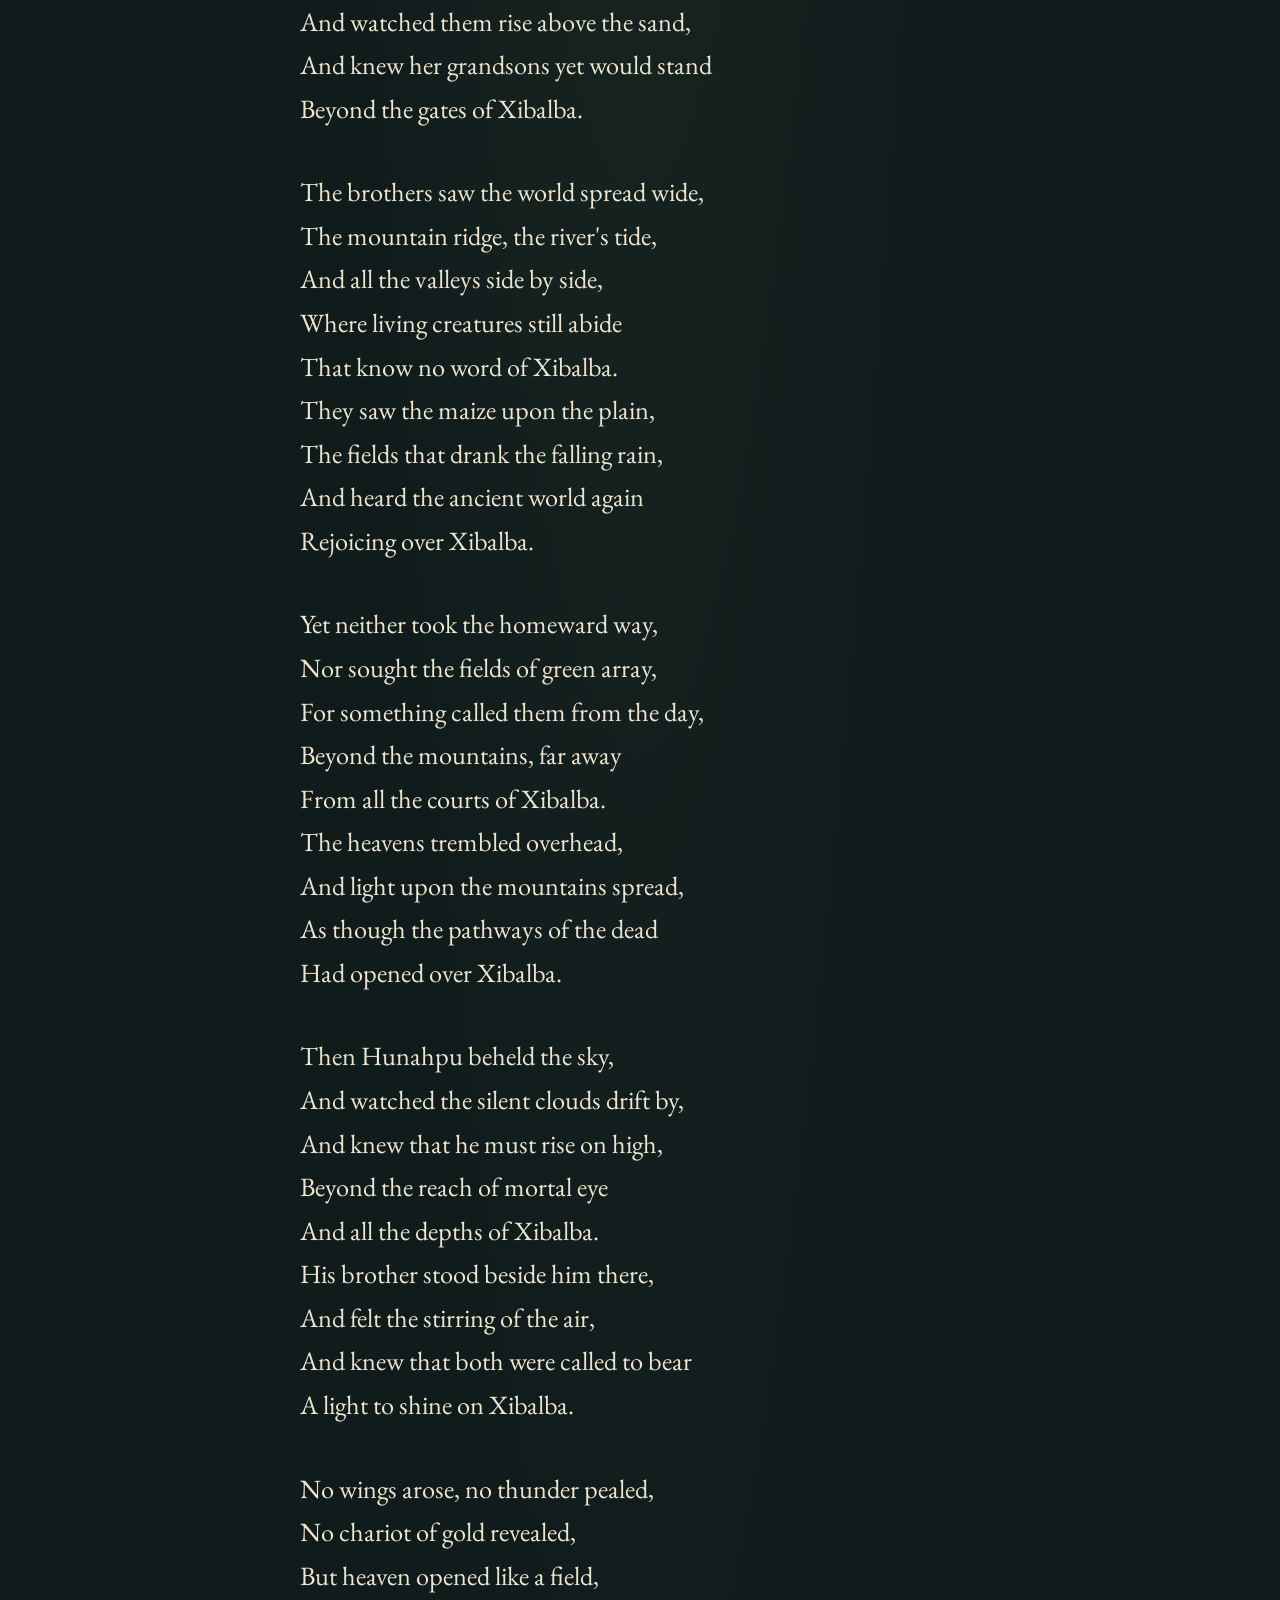
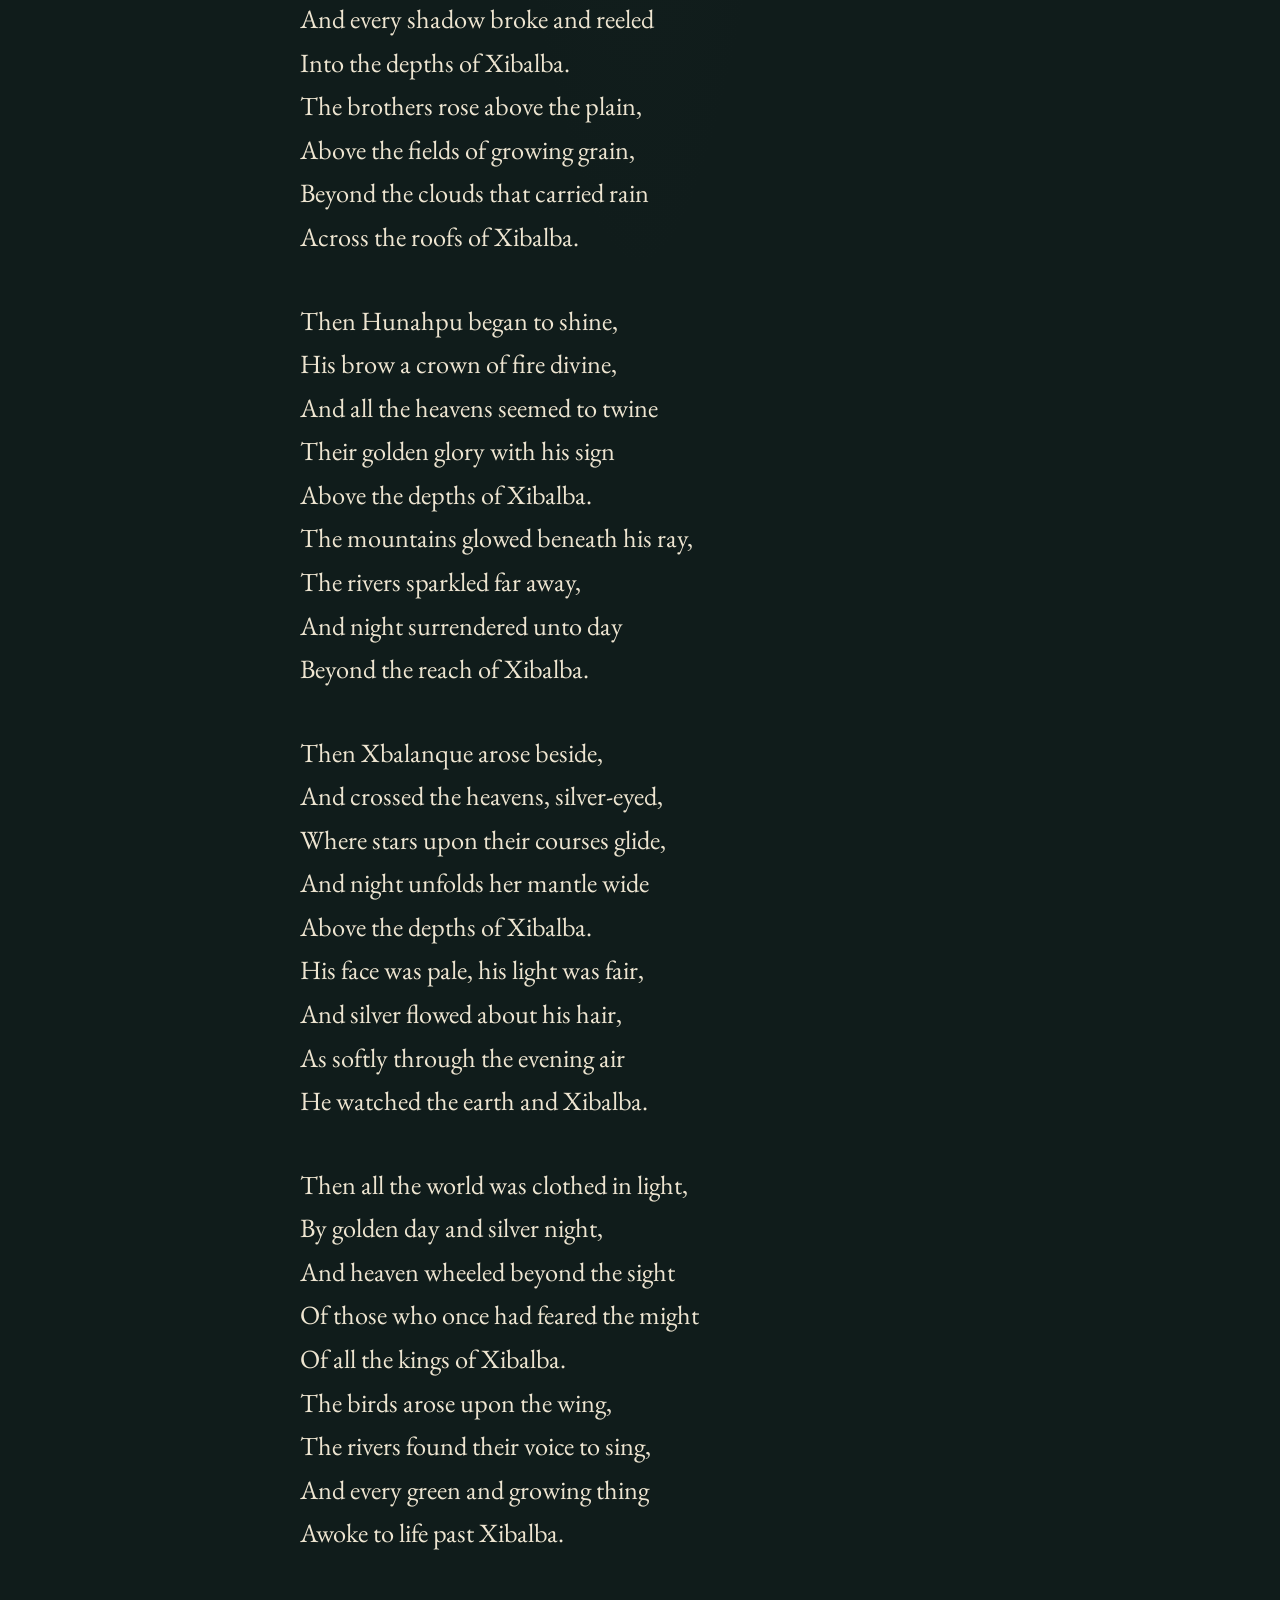
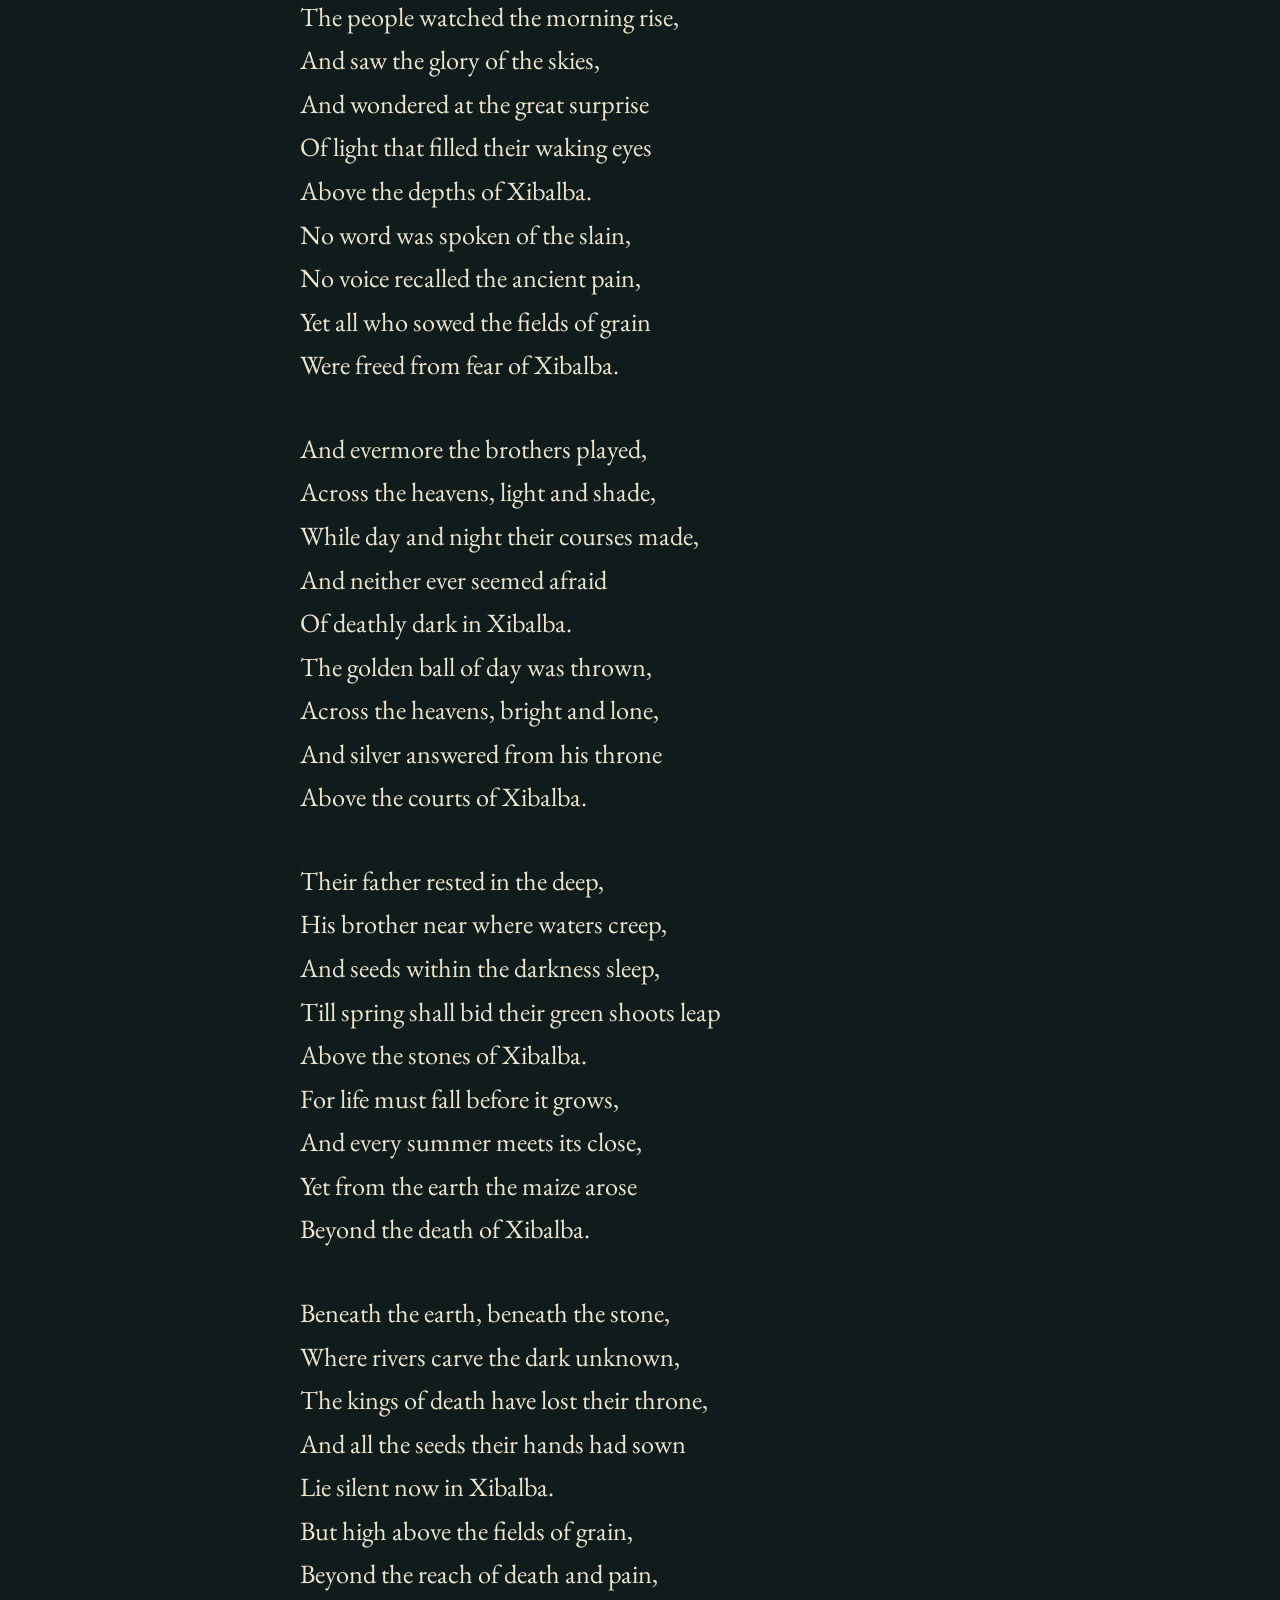
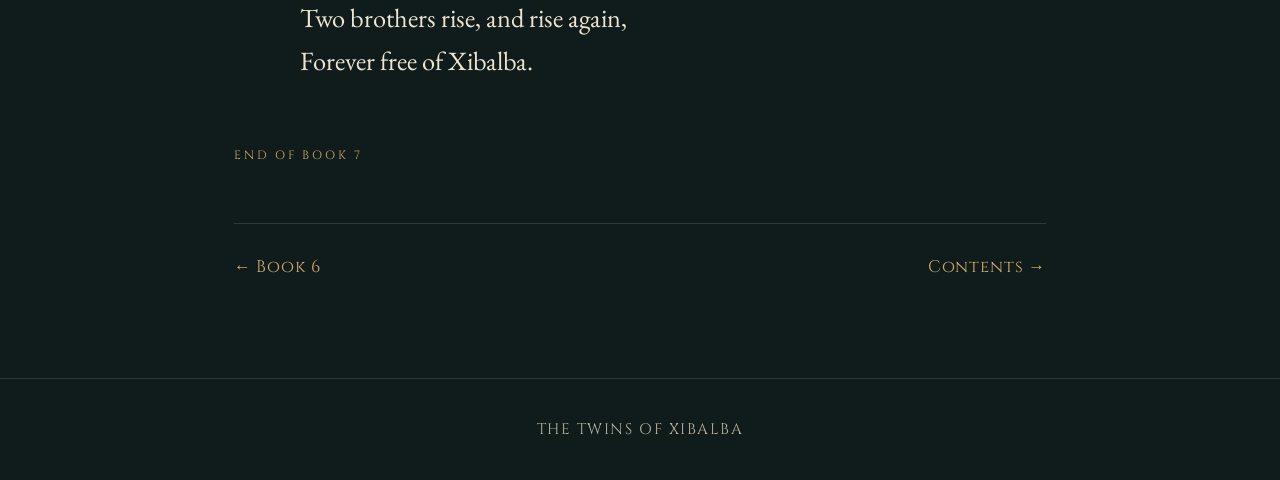
<file: book-7.html>
<!doctype html>
<html lang="en">
<head>
  <meta charset="utf-8">
  <meta name="viewport" content="width=device-width, initial-scale=1">
  <title>Book 7: The Ascension | The Twins of Xibalba</title>
  <meta name="description" content="Book VII: The Ascension of The Twins of Xibalba epic poem.">
  <link rel="icon" type="image/svg+xml" href="gate.svg">
  <link rel="stylesheet" href="style.css">
  <link rel="preconnect" href="https://fonts.googleapis.com">
  <link rel="preconnect" href="https://fonts.gstatic.com" crossorigin>
  <script>
    (function() {
      try {
        if (localStorage.getItem('theme') === 'paper') {
          document.documentElement.setAttribute('data-theme', 'paper');
        }
      } catch(e) {}
    })();
  </script>
</head>
<body>
  <header>
    <a class="brand" href="index.html">
      <img src="gate.svg" alt="" class="brand-icon" width="22" height="28">
      <span>THE TWINS OF XIBALBA</span>
    </a>
    <div class="header-actions">
      <button id="theme-toggle" class="theme-toggle" type="button" aria-label="Toggle paper mode" title="Switch between Night and Paper mode">
        <span class="theme-toggle-icon">📜</span>
        <span class="theme-toggle-label">Paper</span>
      </button>
      <a href="index.html" class="header-link">All seven books</a>
    </div>
  </header>
  
  <main class="wrap">
    <div class="eyebrow">Book 7 of VII</div>
    <h1>The Ascension</h1>
    <div class="rule"></div>
    
    <article class="poem">
<p class="stanza">Beneath the mountains, cold and deep,
Where ancient kings no councils keep,
Where roots through halls of darkness creep,
And rivers through the silence sweep,
Lie broken courts of Xibalba.
No trumpet calls the lords to rise,
No golden throne commands the skies,
And silence fills the hollow eyes
Of fallen kings in Xibalba.</p>
<p class="stanza">The brothers walked the sunless plain,
Where none had heard the summer rain,
And sought the two who had been slain,
Whose bones beneath the earth remain
Within the courts of Xibalba.
No sword they bore, no shield of gold,
But memory of deeds of old,
And promises their hearts would hold
Beyond the death of Xibalba.</p>
<p class="stanza">They came upon the ancient ground,
Where once the rubber ball had bound
Their father to its hollow sound,
And there his scattered bones were found
Within the courts of Xibalba.
Beside him Seven&#x27;s bones lay bare,
And grief still haunted every stair,
And dust lay heavy in the air
Among the halls of Xibalba.</p>
<p class="stanza">Then Hunahpu knelt on the stone,
Where once his father&#x27;s blood had flown,
And called him by the name long known,
And gathered every scattered bone
Beneath the courts of Xibalba.
A whisper stirred the silent clay,
Of fields beneath the light of day,
And of the life that passed away
Within the depths of Xibalba.</p>
<p class="stanza">His limbs were clothed in tender green,
His face was pale, his eyes serene,
But death lay hidden in his mien,
Its lasting shadow veiled the scene
The ancient courts of Xibalba.
One Hunahpu stood tall and fair,
With living blossoms in his hair,
And drew the cold and heavy air
That brooded over Xibalba.</p>
<p class="stanza">Then Hunahpu approached his sire,
And spoke with all his heart&#x27;s desire,
To call again the living fire,
And lift his father from the mire
Of endless night in Xibalba.
“O father, speak, and name thy face,
Thy mouth, thine eyes, their rightful place,
That we may break the final trace
Of death&#x27;s deceit in Xibalba.”</p>
<p class="stanza">The father named his mouth alone,
And touched the features dimly known,
But where his eyes had brightly shone,
The shadow claimed them for its own
Beneath the courts of Xibalba.
No further word his lips could say,
No further light could find its way,
And something of the mortal clay
Was lost for good in Xibalba.</p>
<p class="stanza">Then Xbalanque bowed down his head,
And looked upon the ancient dead,
And thought of all the blood once shed,
And all the paths their footsteps led
Into the depths of Xibalba.
For they had conquered every snare,
And robbed the kings of throne and chair,
Yet could not wholly summon there
The lives once lost in Xibalba.</p>
<p class="stanza">The brothers stood in silence long,
And heard the river&#x27;s distant song,
And knew that though their arms were strong,
No craft of theirs could right each wrong
Within the courts of Xibalba.
For death had lost its dread command,
Yet still its mark was on the land,
And none could wholly understand
The mysteries of Xibalba.</p>
<p class="stanza">Then Hunahpu arose once more,
And spoke beside the ancient floor,
Where sire and uncle played before,
And death had closed the iron door
Within the courts of Xibalba.
“Though not to earth thy feet return,
Thy name shall live where fires burn,
And every field of maize shall learn
Thy triumph over Xibalba.”</p>
<p class="stanza">They laid his brother by him there,
And dressed them both with solemn care,
With living blossoms in their hair,
That all who sought might find them where
They rested there in Xibalba.
The father&#x27;s blessing crowned each son,
For all their mortal work was won,
And now his earthly course was done
Beneath the courts of Xibalba.</p>
<p class="stanza">Then from the stones there came a sound,
As though the heart beneath the ground
Had struck a ball, whose echoes bound
The vaulted caverns all around
The silent courts of Xibalba.
The brothers heard the distant beat,
And felt the earth beneath their feet,
As though the dead and living meet
Beyond the halls of Xibalba.</p>
<p class="stanza">They climbed the paths their feet had known,
Past rivers carved through ancient stone,
Past broken gates and pillars thrown,
And left the silent kings alone
Within the halls of Xibalba.
The black road whispered as before,
But none would heed its promise more,
And soon they reached the hidden door
And passed at last from Xibalba.</p>
<p class="stanza">They crossed where rivers ran with blood,
And passed the dark and deadly flood,
Then climbed from root and sacred mud,
While far above the cedars bud
Beyond the streams of Xibalba.
The mountain paths began to rise,
And through the stone the brothers&#x27; eyes
Beheld the pale and distant skies
Beyond the walls of Xibalba.</p>
<p class="stanza">The first cool wind upon them blew,
And brought the scent of morning dew,
And through the clouds the heavens grew
From deepest black to tender blue
Above the depths of Xibalba.
They heard the voices of the trees,
The rustling of the summer breeze,
And birds awake by slow degrees
Beyond the reach of Xibalba.</p>
<p class="stanza">The brothers paused upon the height,
And looked upon the world of light,
Where fields of maize, in colors bright,
Were waking from the ancient night
That brooded over Xibalba.
No mortal voice proclaimed their fame,
No herald called them forth by name,
Yet all the earth was not the same
As when they entered Xibalba.</p>
<p class="stanza">For far away, within her door,
Xmucane knelt upon the floor,
And saw the canes they set before,
When both had left her house for war
Against the kings of Xibalba.
Their stalks had withered in the clay,
And seemed to waste their lives away,
But now their leaves were green as May,
And death had failed in Xibalba.</p>
<p class="stanza">Old Xmucane beheld them grow,
And felt a joy she scarce could know,
For through the canes the life did flow
Of those who walked the world below
Who conquered death in Xibalba.
She touched the leaves with trembling hand,
And watched them rise above the sand,
And knew her grandsons yet would stand
Beyond the gates of Xibalba.</p>
<p class="stanza">The brothers saw the world spread wide,
The mountain ridge, the river&#x27;s tide,
And all the valleys side by side,
Where living creatures still abide
That know no word of Xibalba.
They saw the maize upon the plain,
The fields that drank the falling rain,
And heard the ancient world again
Rejoicing over Xibalba.</p>
<p class="stanza">Yet neither took the homeward way,
Nor sought the fields of green array,
For something called them from the day,
Beyond the mountains, far away
From all the courts of Xibalba.
The heavens trembled overhead,
And light upon the mountains spread,
As though the pathways of the dead
Had opened over Xibalba.</p>
<p class="stanza">Then Hunahpu beheld the sky,
And watched the silent clouds drift by,
And knew that he must rise on high,
Beyond the reach of mortal eye
And all the depths of Xibalba.
His brother stood beside him there,
And felt the stirring of the air,
And knew that both were called to bear
A light to shine on Xibalba.</p>
<p class="stanza">No wings arose, no thunder pealed,
No chariot of gold revealed,
But heaven opened like a field,
And every shadow broke and reeled
Into the depths of Xibalba.
The brothers rose above the plain,
Above the fields of growing grain,
Beyond the clouds that carried rain
Across the roofs of Xibalba.</p>
<p class="stanza">Then Hunahpu began to shine,
His brow a crown of fire divine,
And all the heavens seemed to twine
Their golden glory with his sign
Above the depths of Xibalba.
The mountains glowed beneath his ray,
The rivers sparkled far away,
And night surrendered unto day
Beyond the reach of Xibalba.</p>
<p class="stanza">Then Xbalanque arose beside,
And crossed the heavens, silver-eyed,
Where stars upon their courses glide,
And night unfolds her mantle wide
Above the depths of Xibalba.
His face was pale, his light was fair,
And silver flowed about his hair,
As softly through the evening air
He watched the earth and Xibalba.</p>
<p class="stanza">Then all the world was clothed in light,
By golden day and silver night,
And heaven wheeled beyond the sight
Of those who once had feared the might
Of all the kings of Xibalba.
The birds arose upon the wing,
The rivers found their voice to sing,
And every green and growing thing
Awoke to life past Xibalba.</p>
<p class="stanza">The people watched the morning rise,
And saw the glory of the skies,
And wondered at the great surprise
Of light that filled their waking eyes
Above the depths of Xibalba.
No word was spoken of the slain,
No voice recalled the ancient pain,
Yet all who sowed the fields of grain
Were freed from fear of Xibalba.</p>
<p class="stanza">And evermore the brothers played,
Across the heavens, light and shade,
While day and night their courses made,
And neither ever seemed afraid
Of deathly dark in Xibalba.
The golden ball of day was thrown,
Across the heavens, bright and lone,
And silver answered from his throne
Above the courts of Xibalba.</p>
<p class="stanza">Their father rested in the deep,
His brother near where waters creep,
And seeds within the darkness sleep,
Till spring shall bid their green shoots leap
Above the stones of Xibalba.
For life must fall before it grows,
And every summer meets its close,
Yet from the earth the maize arose
Beyond the death of Xibalba.</p>
<p class="stanza">Beneath the earth, beneath the stone,
Where rivers carve the dark unknown,
The kings of death have lost their throne,
And all the seeds their hands had sown
Lie silent now in Xibalba.
But high above the fields of grain,
Beyond the reach of death and pain,
Two brothers rise, and rise again,
Forever free of Xibalba.</p>
    </article>
    
    <p class="eyebrow">End of Book 7</p>
    
    <nav class="nav">
      <a href="book-6.html">← Book 6</a>
      <a href="index.html">Contents →</a>
    </nav>
  </main>
  
  <footer>THE TWINS OF XIBALBA</footer>
  <script src="script.js"></script>
</body>
</html>
</file>
<file: style.css>
@import url('https://fonts.googleapis.com/css2?family=Cinzel:wght@400;600&family=EB+Garamond:ital,wght@0,400;0,500;0,600;1,400;1,500&display=swap');

:root {
  color-scheme: dark;
  --bg: #101c1b;
  --bg-gradient: radial-gradient(ellipse at 50% -15%, #30443b, transparent 55%), var(--bg);
  --fg: #eee5d1;
  --muted: #b8b29e;
  --gold: #d3ad68;
  --gold-glow: rgba(211, 173, 104, 0.2);
  --border: rgba(255, 255, 255, 0.12);
  --card-bg: rgba(255, 255, 255, 0.03);
  --card-hover: rgba(255, 255, 255, 0.07);
  --card-border: rgba(199, 166, 108, 0.28);
}

[data-theme="paper"] {
  color-scheme: light;
  --bg: #f7f2e7;
  --bg-gradient: radial-gradient(ellipse at 50% -15%, #ece1cd, transparent 65%), var(--bg);
  --fg: #24201c;
  --muted: #6b6254;
  --gold: #96702c;
  --gold-glow: rgba(150, 112, 44, 0.15);
  --border: rgba(60, 50, 35, 0.16);
  --card-bg: rgba(255, 255, 255, 0.6);
  --card-hover: rgba(255, 255, 255, 0.95);
  --card-border: rgba(150, 112, 44, 0.32);
}

* {
  box-sizing: border-box;
}

body {
  margin: 0;
  background: var(--bg-gradient);
  background-color: var(--bg);
  color: var(--fg);
  font-family: 'EB Garamond', Georgia, serif;
  min-height: 100vh;
  text-rendering: optimizeLegibility;
  -webkit-font-smoothing: antialiased;
  transition: background-color 0.25s ease, color 0.25s ease;
}

a {
  color: inherit;
  text-decoration: none;
  transition: color 0.15s ease, border-color 0.15s ease;
}

a:hover {
  color: var(--gold);
}

a:focus-visible {
  outline: 2px solid var(--gold);
  outline-offset: 4px;
  border-radius: 2px;
}

header {
  display: flex;
  align-items: center;
  justify-content: space-between;
  gap: 1rem;
  padding: 20px max(24px, calc((100vw - 1100px) / 2));
  border-bottom: 1px solid var(--border);
  transition: border-color 0.25s ease;
}

header a {
  font-family: 'Cinzel', serif;
  font-size: 0.85rem;
  letter-spacing: 0.08em;
}

.brand {
  display: inline-flex;
  align-items: center;
  gap: 12px;
  color: var(--gold);
}

.brand-icon {
  width: 22px;
  height: 28px;
  object-fit: cover;
  border-radius: 2px;
  border: 1px solid var(--gold);
  box-shadow: 0 0 10px var(--gold-glow);
  transition: border-color 0.25s ease, box-shadow 0.25s ease;
}

.header-actions {
  display: flex;
  align-items: center;
  gap: 18px;
}

.header-link {
  font-family: 'Cinzel', serif;
  font-size: 0.85rem;
  letter-spacing: 0.08em;
}

.theme-toggle {
  background: transparent;
  border: 1px solid var(--border);
  color: var(--gold);
  font-family: 'Cinzel', serif;
  font-size: 0.8rem;
  letter-spacing: 0.08em;
  padding: 6px 14px;
  border-radius: 20px;
  cursor: pointer;
  display: inline-flex;
  align-items: center;
  gap: 7px;
  transition: all 0.2s ease;
}

.theme-toggle:hover {
  background: var(--card-hover);
  border-color: var(--gold);
}

.theme-toggle:focus-visible {
  outline: 2px solid var(--gold);
  outline-offset: 3px;
}

.theme-toggle-icon {
  font-size: 0.95rem;
  line-height: 1;
}

.wrap {
  max-width: 860px;
  margin: auto;
  padding: 80px 24px 100px;
}

.eyebrow {
  font-family: 'Cinzel', serif;
  font-size: 0.75rem;
  letter-spacing: 0.23em;
  color: var(--gold);
  text-transform: uppercase;
}

h1 {
  font: 400 clamp(2.6rem, 7vw, 5.4rem) / 1.16 'Cinzel', serif;
  margin: 20px 0;
  letter-spacing: 0.02em;
}

h2 {
  font: 400 1.7rem 'Cinzel', serif;
  color: var(--gold);
}

.sub {
  font-size: 1.4rem;
  color: var(--muted);
  line-height: 1.5;
  margin: 16px 0;
  transition: color 0.25s ease;
}

.intro-text {
  margin-top: 36px;
  font-size: 1.35rem;
}

.rule {
  height: 1px;
  width: 80px;
  background: var(--gold);
  margin: 40px 0;
}

.hero-art {
  display: flex;
  justify-content: center;
  margin: 48px auto;
}

.gate-art {
  max-width: 340px;
  width: 100%;
  height: auto;
  border-radius: 6px;
  border: 1px solid rgba(211, 173, 104, 0.35);
  box-shadow: 0 18px 45px rgba(0, 0, 0, 0.65), 0 0 35px var(--gold-glow);
  transition: transform 0.3s ease, box-shadow 0.3s ease, border-color 0.3s ease;
}

.gate-art:hover {
  transform: translateY(-2px);
  box-shadow: 0 22px 55px rgba(0, 0, 0, 0.75), 0 0 45px rgba(211, 173, 104, 0.3);
}

[data-theme="paper"] .gate-art {
  box-shadow: 0 14px 35px rgba(60, 50, 35, 0.18), 0 0 30px var(--gold-glow);
  border: 1px solid rgba(150, 112, 44, 0.35);
}

[data-theme="paper"] .brand-icon {
  border-color: rgba(150, 112, 44, 0.45);
  box-shadow: 0 0 8px rgba(150, 112, 44, 0.15);
}

.stanza {
  white-space: pre-line;
  font-size: clamp(1.35rem, 2.5vw, 1.65rem);
  line-height: 1.65;
  margin: 0 0 2.5rem;
}

.poem {
  max-width: 680px;
  margin: 64px auto;
}

.nav {
  display: flex;
  justify-content: space-between;
  align-items: center;
  gap: 20px;
  border-top: 1px solid var(--border);
  padding-top: 32px;
  margin-top: 60px;
  font-size: 1.25rem;
  font-family: 'Cinzel', serif;
  transition: border-color 0.25s ease;
}

.nav a {
  color: var(--gold);
  font-size: 1.05rem;
  letter-spacing: 0.05em;
}

.books {
  display: grid;
  grid-template-columns: 1fr;
  gap: 18px;
  margin-top: 48px;
  margin-bottom: 48px;
}

@media (min-width: 520px) {
  .books {
    grid-template-columns: repeat(2, 1fr);
  }
  .book:last-child {
    grid-column: 1 / -1;
    max-width: 380px;
    margin: 0 auto;
    width: 100%;
  }
}

@media (min-width: 760px) {
  .books {
    grid-template-columns: repeat(3, 1fr);
  }
  .book:last-child {
    grid-column: 2;
    max-width: none;
    margin: 0;
    width: auto;
  }
}

.book {
  display: flex;
  flex-direction: column;
  padding: 24px;
  border: 1px solid var(--card-border);
  background: var(--card-bg);
  min-height: 175px;
  border-radius: 4px;
  transition: background 0.2s ease, border-color 0.2s ease, transform 0.15s ease, box-shadow 0.2s ease;
}

.book:hover {
  background: var(--card-hover);
  border-color: var(--gold);
  transform: translateY(-2px);
  box-shadow: 0 8px 24px var(--gold-glow);
}

.book small {
  font-family: 'Cinzel', serif;
  color: var(--gold);
  font-size: 0.75rem;
  letter-spacing: 0.15em;
}

.book h2 {
  font-size: 1.25rem;
  color: var(--fg);
  margin: 10px 0 8px;
  line-height: 1.3;
  transition: color 0.25s ease;
}

.book-synopsis {
  font-size: 0.98rem;
  color: var(--muted);
  line-height: 1.45;
  margin: 0;
  margin-top: auto;
  transition: color 0.25s ease;
}

.note {
  font-size: 1rem;
  color: var(--muted);
  border-left: 2px solid var(--gold);
  padding-left: 16px;
  line-height: 1.5;
  margin-top: 36px;
  transition: color 0.25s ease;
}

footer {
  text-align: center;
  color: var(--muted);
  padding: 40px 20px;
  font-size: 0.95rem;
  font-family: 'Cinzel', serif;
  letter-spacing: 0.1em;
  border-top: 1px solid var(--border);
  transition: border-color 0.25s ease, color 0.25s ease;
}

@media (max-width: 600px) {
  header {
    padding: 16px 20px;
  }
  .header-actions {
    gap: 12px;
  }
  .theme-toggle {
    padding: 5px 10px;
    font-size: 0.75rem;
  }
  .wrap {
    padding-top: 48px;
    padding-bottom: 60px;
  }
  .stanza {
    font-size: 1.25rem;
    line-height: 1.55;
  }
  .nav {
    flex-direction: column;
    align-items: stretch;
    text-align: center;
    gap: 12px;
  }
}
</file>
